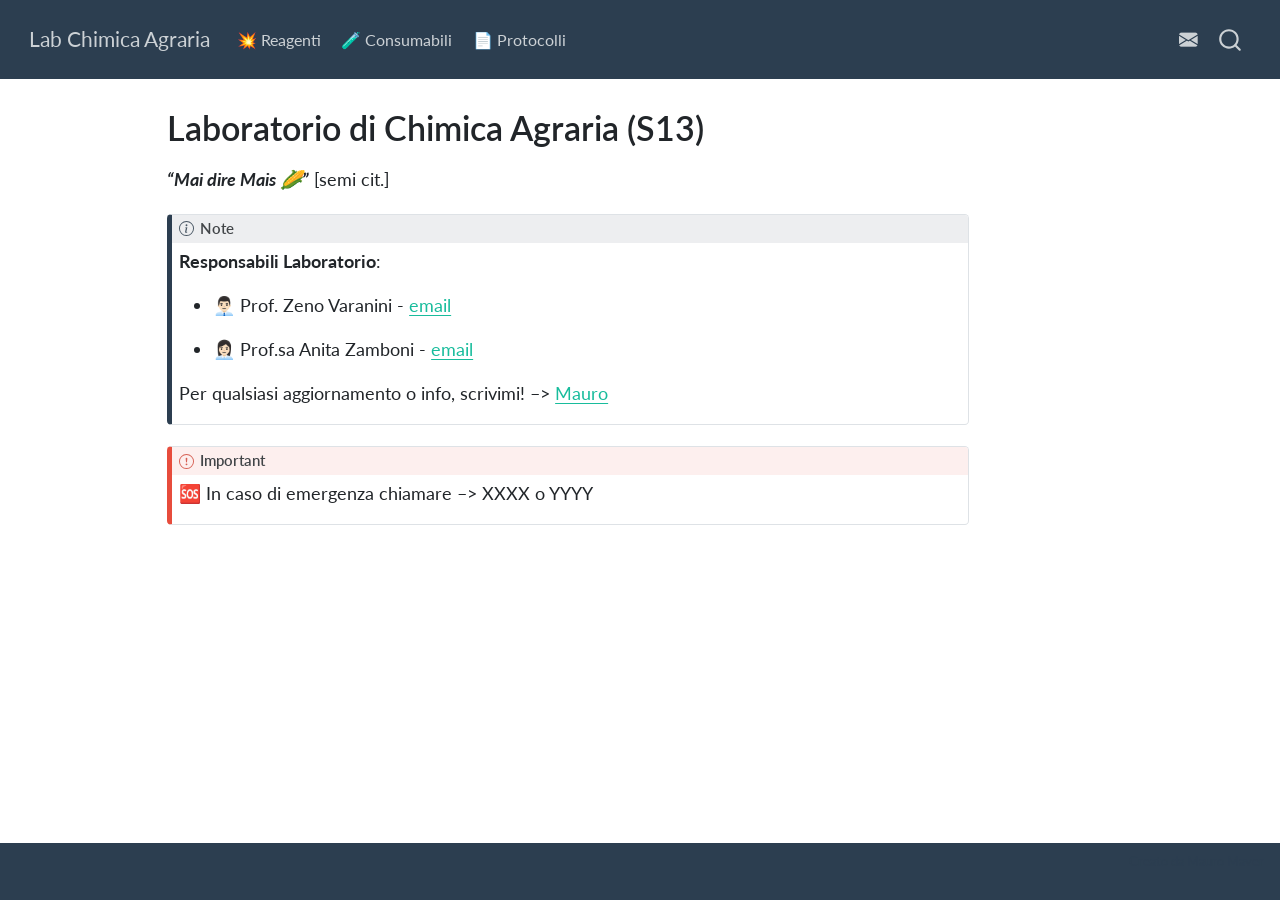
<file: docs/index.html>
<!DOCTYPE html>
<html xmlns="http://www.w3.org/1999/xhtml" lang="en" xml:lang="en"><head>

<meta charset="utf-8">
<meta name="generator" content="quarto-1.9.31">

<meta name="viewport" content="width=device-width, initial-scale=1.0, user-scalable=yes">


<title>Laboratorio di Chimica Agraria (S13) – Lab Chimica Agraria</title>
<style>
/* Default styles provided by pandoc.
** See https://pandoc.org/MANUAL.html#variables-for-html for config info.
*/
code{white-space: pre-wrap;}
span.smallcaps{font-variant: small-caps;}
div.columns{display: flex; gap: min(4vw, 1.5em);}
div.column{flex: auto; overflow-x: auto;}
div.hanging-indent{margin-left: 1.5em; text-indent: -1.5em;}
ul.task-list{list-style: none;}
ul.task-list li input[type="checkbox"] {
  width: 0.8em;
  margin: 0 0.8em 0.2em -1em; /* quarto-specific, see https://github.com/quarto-dev/quarto-cli/issues/4556 */ 
  vertical-align: middle;
}
</style>


<script src="site_libs/quarto-nav/quarto-nav.js"></script>
<script src="site_libs/quarto-nav/headroom.min.js"></script>
<script src="site_libs/clipboard/clipboard.min.js"></script>
<script src="site_libs/quarto-search/autocomplete.umd.js"></script>
<script src="site_libs/quarto-search/fuse.min.js"></script>
<script src="site_libs/quarto-search/quarto-search.js"></script>
<meta name="quarto:offset" content="./">
<script src="site_libs/quarto-html/quarto.js" type="module"></script>
<script src="site_libs/quarto-html/tabsets/tabsets.js" type="module"></script>
<script src="site_libs/quarto-html/popper.min.js"></script>
<script src="site_libs/quarto-html/tippy.umd.min.js"></script>
<script src="site_libs/quarto-html/anchor.min.js"></script>
<link href="site_libs/quarto-html/tippy.css" rel="stylesheet">
<link href="site_libs/quarto-html/quarto-syntax-highlighting-7c69b197886ae2a34062761d21e44731.css" rel="stylesheet" id="quarto-text-highlighting-styles">
<script src="site_libs/bootstrap/bootstrap.min.js"></script>
<link href="site_libs/bootstrap/bootstrap-icons.css" rel="stylesheet">
<link href="site_libs/bootstrap/bootstrap-7eb7cf1bc6556a2c953c94abdfd57efa.min.css" rel="stylesheet" append-hash="true" id="quarto-bootstrap" data-mode="light">
<script id="quarto-search-options" type="application/json">{
  "location": "navbar",
  "copy-button": false,
  "collapse-after": 3,
  "panel-placement": "end",
  "type": "overlay",
  "limit": 50,
  "keyboard-shortcut": [
    "f",
    "/",
    "s"
  ],
  "show-item-context": false,
  "language": {
    "search-no-results-text": "No results",
    "search-matching-documents-text": "matching documents",
    "search-copy-link-title": "Copy link to search",
    "search-hide-matches-text": "Hide additional matches",
    "search-more-match-text": "more match in this document",
    "search-more-matches-text": "more matches in this document",
    "search-clear-button-title": "Clear",
    "search-text-placeholder": "",
    "search-detached-cancel-button-title": "Cancel",
    "search-submit-button-title": "Submit",
    "search-label": "Search"
  }
}</script>
<style>html{ scroll-behavior: smooth; }</style>


<link rel="stylesheet" href="styles.css">
</head>

<body class="nav-fixed quarto-light">

<div id="quarto-search-results"></div>
  <header id="quarto-header" class="headroom fixed-top">
    <nav class="navbar navbar-expand-lg " data-bs-theme="dark">
      <div class="navbar-container container-fluid">
      <div class="navbar-brand-container mx-auto">
    <a class="navbar-brand" href="./index.html">
    <span class="navbar-title">Lab Chimica Agraria</span>
    </a>
  </div>
            <div id="quarto-search" class="" title="Search"></div>
          <button class="navbar-toggler" type="button" data-bs-toggle="collapse" data-bs-target="#navbarCollapse" aria-controls="navbarCollapse" role="menu" aria-expanded="false" aria-label="Toggle navigation" onclick="if (window.quartoToggleHeadroom) { window.quartoToggleHeadroom(); }">
  <span class="navbar-toggler-icon"></span>
</button>
          <div class="collapse navbar-collapse" id="navbarCollapse">
            <ul class="navbar-nav navbar-nav-scroll me-auto">
  <li class="nav-item">
    <a class="nav-link" href="./reagenti.html"> 
<span class="menu-text">💥 Reagenti</span></a>
  </li>  
  <li class="nav-item">
    <a class="nav-link" href="./consumabili.html"> 
<span class="menu-text">🧪 Consumabili</span></a>
  </li>  
  <li class="nav-item">
    <a class="nav-link" href="./protocolli.html"> 
<span class="menu-text">📄 Protocolli</span></a>
  </li>  
</ul>
            <ul class="navbar-nav navbar-nav-scroll ms-auto">
  <li class="nav-item compact">
    <a class="nav-link" href="mailto:mauro.maver@univr.it"> <i class="bi bi-envelope-fill" role="img">
</i> 
<span class="menu-text"></span></a>
  </li>  
</ul>
          </div> <!-- /navcollapse -->
            <div class="quarto-navbar-tools">
</div>
      </div> <!-- /container-fluid -->
    </nav>
</header>
<!-- content -->
<div id="quarto-content" class="quarto-container page-columns page-rows-contents page-layout-article page-navbar">
<!-- sidebar -->
<!-- margin-sidebar -->
    <div id="quarto-margin-sidebar" class="sidebar margin-sidebar zindex-bottom">
        
    </div>
<!-- main -->
<main class="content" id="quarto-document-content">

<header id="title-block-header" class="quarto-title-block default">
<div class="quarto-title">
<h1 class="title">Laboratorio di Chimica Agraria (S13)</h1>
</div>



<div class="quarto-title-meta">

    
  
    
  </div>
  


</header>


<div style="font-size:18px;">
<p><strong><em>“Mai dire Mais 🌽”</em></strong> [semi cit.]</p>
</div>
<div class="callout callout-style-default callout-note callout-titled">
<div class="callout-header d-flex align-content-center">
<div class="callout-icon-container">
<i class="callout-icon"></i>
</div>
<div class="callout-title-container flex-fill">
Note
</div>
</div>
<div class="callout-body-container callout-body">
<div style="font-size:18px;">
<p><strong>Responsabili Laboratorio</strong>:</p>
<ul>
<li><p>👨🏻‍💼 Prof.&nbsp;Zeno Varanini - <a href="mailto:zeno.varanini@univr.it">email</a></p></li>
<li><p>👩🏻‍💼 Prof.sa Anita Zamboni - <a href="mailto:anita.zamboni@univr.it">email</a></p></li>
</ul>
<!-- **Laboratory Technician**: Fabio Valentinuzzi - [email](mailto:fabio.valentinuzzi@unibz.it) [phone](tel:+39 0471017627)  -->
<p>Per qualsiasi aggiornamento o info, scrivimi! –&gt; <a href="mailto:mauro.maver@univr.it?subject=%5BUpdate%5D%20Storage%20e%20Lab">Mauro</a></p>
</div>
</div>
</div>
<div class="callout callout-style-default callout-important callout-titled">
<div class="callout-header d-flex align-content-center">
<div class="callout-icon-container">
<i class="callout-icon"></i>
</div>
<div class="callout-title-container flex-fill">
Important
</div>
</div>
<div class="callout-body-container callout-body">
<div style="font-size:18px;">
<p>🆘 In caso di emergenza chiamare –&gt; XXXX o YYYY <!-- Call [112](tel:112) in case of Emergency --></p>
</div>
</div>
</div>
<div style="font-size:20px;">

</div>



<a onclick="window.scrollTo(0, 0); return false;" role="button" id="quarto-back-to-top"><i class="bi bi-arrow-up"></i> Back to top</a></main> <!-- /main -->
<script id="quarto-html-after-body" type="application/javascript">
  window.document.addEventListener("DOMContentLoaded", function (event) {
    const icon = "";
    const anchorJS = new window.AnchorJS();
    anchorJS.options = {
      placement: 'right',
      icon: icon
    };
    anchorJS.add('.anchored');
    const isCodeAnnotation = (el) => {
      for (const clz of el.classList) {
        if (clz.startsWith('code-annotation-')) {                     
          return true;
        }
      }
      return false;
    }
    const onCopySuccess = function(e) {
      // button target
      const button = e.trigger;
      // don't keep focus
      button.blur();
      // flash "checked"
      button.classList.add('code-copy-button-checked');
      var currentTitle = button.getAttribute("title");
      button.setAttribute("title", "Copied!");
      let tooltip;
      if (window.bootstrap) {
        button.setAttribute("data-bs-toggle", "tooltip");
        button.setAttribute("data-bs-placement", "left");
        button.setAttribute("data-bs-title", "Copied!");
        tooltip = new bootstrap.Tooltip(button, 
          { trigger: "manual", 
            customClass: "code-copy-button-tooltip",
            offset: [0, -8]});
        tooltip.show();    
      }
      setTimeout(function() {
        if (tooltip) {
          tooltip.hide();
          button.removeAttribute("data-bs-title");
          button.removeAttribute("data-bs-toggle");
          button.removeAttribute("data-bs-placement");
        }
        button.setAttribute("title", currentTitle);
        button.classList.remove('code-copy-button-checked');
      }, 1000);
      // clear code selection
      e.clearSelection();
    }
    const getTextToCopy = function(trigger) {
      const outerScaffold = trigger.parentElement.cloneNode(true);
      const codeEl = outerScaffold.querySelector('code');
      for (const childEl of codeEl.children) {
        if (isCodeAnnotation(childEl)) {
          childEl.remove();
        }
      }
      return codeEl.innerText;
    }
    const clipboard = new window.ClipboardJS('.code-copy-button:not([data-in-quarto-modal])', {
      text: getTextToCopy
    });
    clipboard.on('success', onCopySuccess);
    if (window.document.getElementById('quarto-embedded-source-code-modal')) {
      const clipboardModal = new window.ClipboardJS('.code-copy-button[data-in-quarto-modal]', {
        text: getTextToCopy,
        container: window.document.getElementById('quarto-embedded-source-code-modal')
      });
      clipboardModal.on('success', onCopySuccess);
    }
      var localhostRegex = new RegExp(/^(?:http|https):\/\/localhost\:?[0-9]*\//);
      var mailtoRegex = new RegExp(/^mailto:/);
        var filterRegex = new RegExp('/' + window.location.host + '/');
      var isInternal = (href) => {
          return filterRegex.test(href) || localhostRegex.test(href) || mailtoRegex.test(href);
      }
      // Inspect non-navigation links and adorn them if external
     var links = window.document.querySelectorAll('a[href]:not(.nav-link):not(.navbar-brand):not(.toc-action):not(.sidebar-link):not(.sidebar-item-toggle):not(.pagination-link):not(.no-external):not([aria-hidden]):not(.dropdown-item):not(.quarto-navigation-tool):not(.about-link)');
      for (var i=0; i<links.length; i++) {
        const link = links[i];
        if (!isInternal(link.href)) {
          // undo the damage that might have been done by quarto-nav.js in the case of
          // links that we want to consider external
          if (link.dataset.originalHref !== undefined) {
            link.href = link.dataset.originalHref;
          }
        }
      }
    function tippyHover(el, contentFn, onTriggerFn, onUntriggerFn) {
      const config = {
        allowHTML: true,
        maxWidth: 500,
        delay: 100,
        arrow: false,
        appendTo: function(el) {
            return el.parentElement;
        },
        interactive: true,
        interactiveBorder: 10,
        theme: 'quarto',
        placement: 'bottom-start',
      };
      if (contentFn) {
        config.content = contentFn;
      }
      if (onTriggerFn) {
        config.onTrigger = onTriggerFn;
      }
      if (onUntriggerFn) {
        config.onUntrigger = onUntriggerFn;
      }
      window.tippy(el, config); 
    }
    const noterefs = window.document.querySelectorAll('a[role="doc-noteref"]');
    for (var i=0; i<noterefs.length; i++) {
      const ref = noterefs[i];
      tippyHover(ref, function() {
        // use id or data attribute instead here
        let href = ref.getAttribute('data-footnote-href') || ref.getAttribute('href');
        try { href = new URL(href).hash; } catch {}
        const id = href.replace(/^#\/?/, "");
        const note = window.document.getElementById(id);
        if (note) {
          return note.innerHTML;
        } else {
          return "";
        }
      });
    }
    const xrefs = window.document.querySelectorAll('a.quarto-xref');
    const processXRef = (id, note) => {
      // Strip column container classes
      const stripColumnClz = (el) => {
        el.classList.remove("page-full", "page-columns");
        if (el.children) {
          for (const child of el.children) {
            stripColumnClz(child);
          }
        }
      }
      stripColumnClz(note)
      if (id === null || id.startsWith('sec-')) {
        // Special case sections, only their first couple elements
        const container = document.createElement("div");
        if (note.children && note.children.length > 2) {
          container.appendChild(note.children[0].cloneNode(true));
          for (let i = 1; i < note.children.length; i++) {
            const child = note.children[i];
            if (child.tagName === "P" && child.innerText === "") {
              continue;
            } else {
              container.appendChild(child.cloneNode(true));
              break;
            }
          }
          if (window.Quarto?.typesetMath) {
            window.Quarto.typesetMath(container);
          }
          return container.innerHTML
        } else {
          if (window.Quarto?.typesetMath) {
            window.Quarto.typesetMath(note);
          }
          return note.innerHTML;
        }
      } else {
        // Remove any anchor links if they are present
        const anchorLink = note.querySelector('a.anchorjs-link');
        if (anchorLink) {
          anchorLink.remove();
        }
        if (window.Quarto?.typesetMath) {
          window.Quarto.typesetMath(note);
        }
        if (note.classList.contains("callout")) {
          return note.outerHTML;
        } else {
          return note.innerHTML;
        }
      }
    }
    for (var i=0; i<xrefs.length; i++) {
      const xref = xrefs[i];
      tippyHover(xref, undefined, function(instance) {
        instance.disable();
        let url = xref.getAttribute('href');
        let hash = undefined; 
        if (url.startsWith('#')) {
          hash = url;
        } else {
          try { hash = new URL(url).hash; } catch {}
        }
        if (hash) {
          const id = hash.replace(/^#\/?/, "");
          const note = window.document.getElementById(id);
          if (note !== null) {
            try {
              const html = processXRef(id, note.cloneNode(true));
              instance.setContent(html);
            } finally {
              instance.enable();
              instance.show();
            }
          } else {
            // See if we can fetch this
            fetch(url.split('#')[0])
            .then(res => res.text())
            .then(html => {
              const parser = new DOMParser();
              const htmlDoc = parser.parseFromString(html, "text/html");
              const note = htmlDoc.getElementById(id);
              if (note !== null) {
                const html = processXRef(id, note);
                instance.setContent(html);
              } 
            }).finally(() => {
              instance.enable();
              instance.show();
            });
          }
        } else {
          // See if we can fetch a full url (with no hash to target)
          // This is a special case and we should probably do some content thinning / targeting
          fetch(url)
          .then(res => res.text())
          .then(html => {
            const parser = new DOMParser();
            const htmlDoc = parser.parseFromString(html, "text/html");
            const note = htmlDoc.querySelector('main.content');
            if (note !== null) {
              // This should only happen for chapter cross references
              // (since there is no id in the URL)
              // remove the first header
              if (note.children.length > 0 && note.children[0].tagName === "HEADER") {
                note.children[0].remove();
              }
              const html = processXRef(null, note);
              instance.setContent(html);
            } 
          }).finally(() => {
            instance.enable();
            instance.show();
          });
        }
      }, function(instance) {
      });
    }
        let selectedAnnoteEl;
        const selectorForAnnotation = ( cell, annotation) => {
          let cellAttr = 'data-code-cell="' + cell + '"';
          let lineAttr = 'data-code-annotation="' +  annotation + '"';
          const selector = 'span[' + cellAttr + '][' + lineAttr + ']';
          return selector;
        }
        const selectCodeLines = (annoteEl) => {
          const doc = window.document;
          const targetCell = annoteEl.getAttribute("data-target-cell");
          const targetAnnotation = annoteEl.getAttribute("data-target-annotation");
          const annoteSpan = window.document.querySelector(selectorForAnnotation(targetCell, targetAnnotation));
          const lines = annoteSpan.getAttribute("data-code-lines").split(",");
          const lineIds = lines.map((line) => {
            return targetCell + "-" + line;
          })
          let top = null;
          let height = null;
          let parent = null;
          if (lineIds.length > 0) {
              //compute the position of the single el (top and bottom and make a div)
              const el = window.document.getElementById(lineIds[0]);
              top = el.offsetTop;
              height = el.offsetHeight;
              parent = el.parentElement.parentElement;
            if (lineIds.length > 1) {
              const lastEl = window.document.getElementById(lineIds[lineIds.length - 1]);
              const bottom = lastEl.offsetTop + lastEl.offsetHeight;
              height = bottom - top;
            }
            if (top !== null && height !== null && parent !== null) {
              // cook up a div (if necessary) and position it 
              let div = window.document.getElementById("code-annotation-line-highlight");
              if (div === null) {
                div = window.document.createElement("div");
                div.setAttribute("id", "code-annotation-line-highlight");
                div.style.position = 'absolute';
                parent.appendChild(div);
              }
              div.style.top = top - 2 + "px";
              div.style.height = height + 4 + "px";
              div.style.left = 0;
              let gutterDiv = window.document.getElementById("code-annotation-line-highlight-gutter");
              if (gutterDiv === null) {
                gutterDiv = window.document.createElement("div");
                gutterDiv.setAttribute("id", "code-annotation-line-highlight-gutter");
                gutterDiv.style.position = 'absolute';
                const codeCell = window.document.getElementById(targetCell);
                const gutter = codeCell.querySelector('.code-annotation-gutter');
                gutter.appendChild(gutterDiv);
              }
              gutterDiv.style.top = top - 2 + "px";
              gutterDiv.style.height = height + 4 + "px";
            }
            selectedAnnoteEl = annoteEl;
          }
        };
        const unselectCodeLines = () => {
          const elementsIds = ["code-annotation-line-highlight", "code-annotation-line-highlight-gutter"];
          elementsIds.forEach((elId) => {
            const div = window.document.getElementById(elId);
            if (div) {
              div.remove();
            }
          });
          selectedAnnoteEl = undefined;
        };
          // Handle positioning of the toggle
      window.addEventListener(
        "resize",
        throttle(() => {
          elRect = undefined;
          if (selectedAnnoteEl) {
            selectCodeLines(selectedAnnoteEl);
          }
        }, 10)
      );
      function throttle(fn, ms) {
      let throttle = false;
      let timer;
        return (...args) => {
          if(!throttle) { // first call gets through
              fn.apply(this, args);
              throttle = true;
          } else { // all the others get throttled
              if(timer) clearTimeout(timer); // cancel #2
              timer = setTimeout(() => {
                fn.apply(this, args);
                timer = throttle = false;
              }, ms);
          }
        };
      }
        // Attach click handler to the DT
        const annoteDls = window.document.querySelectorAll('dt[data-target-cell]');
        for (const annoteDlNode of annoteDls) {
          annoteDlNode.addEventListener('click', (event) => {
            const clickedEl = event.target;
            if (clickedEl !== selectedAnnoteEl) {
              unselectCodeLines();
              const activeEl = window.document.querySelector('dt[data-target-cell].code-annotation-active');
              if (activeEl) {
                activeEl.classList.remove('code-annotation-active');
              }
              selectCodeLines(clickedEl);
              clickedEl.classList.add('code-annotation-active');
            } else {
              // Unselect the line
              unselectCodeLines();
              clickedEl.classList.remove('code-annotation-active');
            }
          });
        }
    const findCites = (el) => {
      const parentEl = el.parentElement;
      if (parentEl) {
        const cites = parentEl.dataset.cites;
        if (cites) {
          return {
            el,
            cites: cites.split(' ')
          };
        } else {
          return findCites(el.parentElement)
        }
      } else {
        return undefined;
      }
    };
    var bibliorefs = window.document.querySelectorAll('a[role="doc-biblioref"]');
    for (var i=0; i<bibliorefs.length; i++) {
      const ref = bibliorefs[i];
      const citeInfo = findCites(ref);
      if (citeInfo) {
        tippyHover(citeInfo.el, function() {
          var popup = window.document.createElement('div');
          citeInfo.cites.forEach(function(cite) {
            var citeDiv = window.document.createElement('div');
            citeDiv.classList.add('hanging-indent');
            citeDiv.classList.add('csl-entry');
            var biblioDiv = window.document.getElementById('ref-' + cite);
            if (biblioDiv) {
              citeDiv.innerHTML = biblioDiv.innerHTML;
            }
            popup.appendChild(citeDiv);
          });
          return popup.innerHTML;
        });
      }
    }
  });
  </script>
</div> <!-- /content -->
<footer class="footer">
  <div class="nav-footer">
    <div class="nav-footer-left">
      &nbsp;
    </div>   
    <div class="nav-footer-center">
      &nbsp;
    </div>
    <div class="nav-footer-right">
<p>Creato da Mauro Maver</p>
</div>
  </div>
</footer>




<script src="site_libs/quarto-html/zenscroll-min.js"></script>
</body></html>
</file>
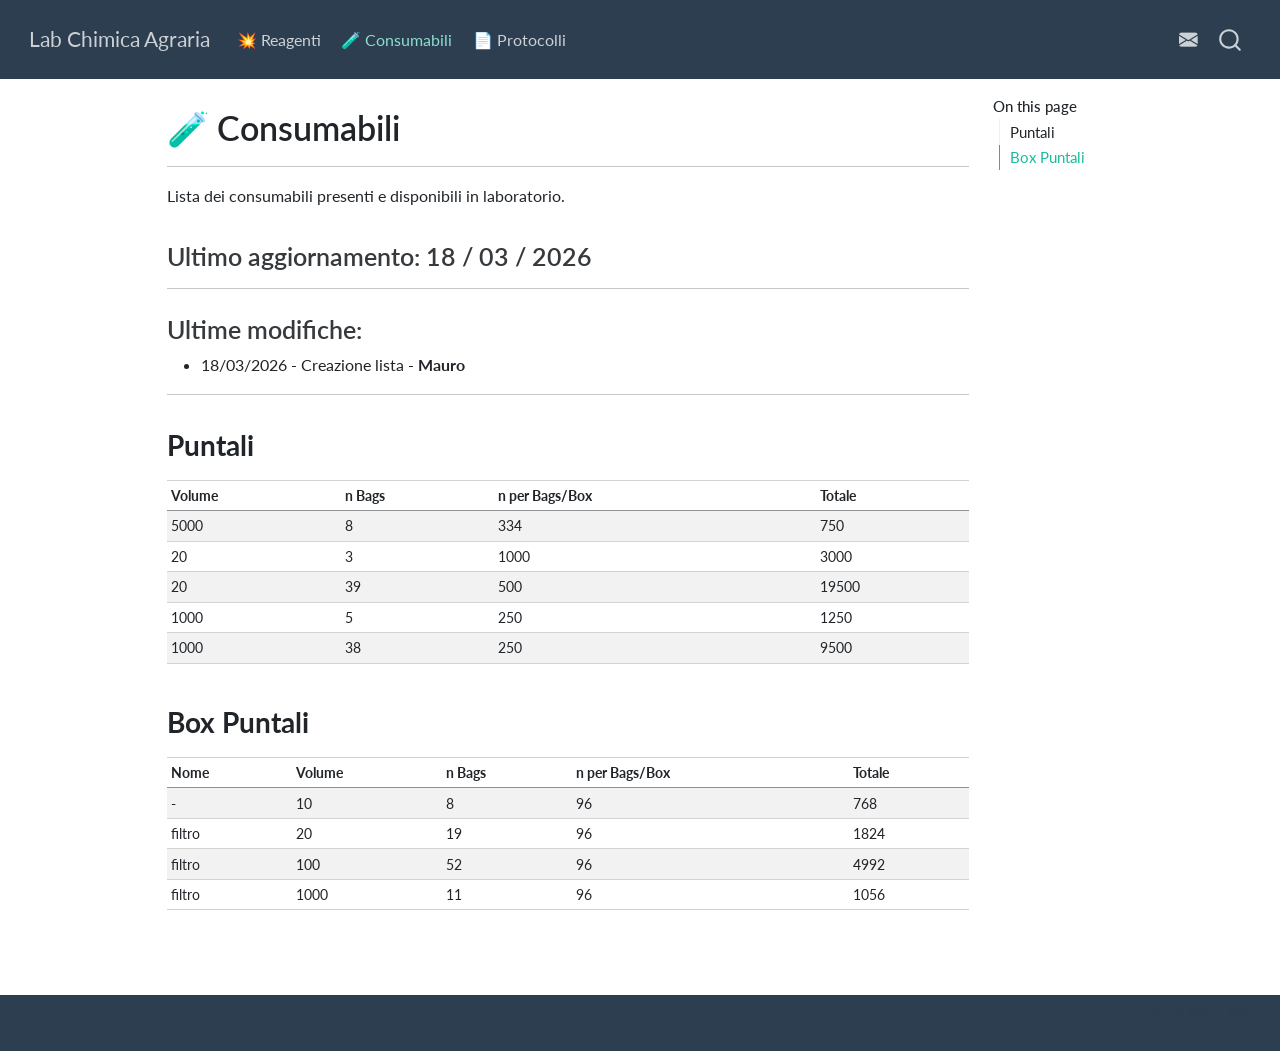
<file: docs/consumabili.html>
<!DOCTYPE html>
<html xmlns="http://www.w3.org/1999/xhtml" lang="en" xml:lang="en"><head>

<meta charset="utf-8">
<meta name="generator" content="quarto-1.9.31">

<meta name="viewport" content="width=device-width, initial-scale=1.0, user-scalable=yes">


<title>🧪 Consumabili – Lab Chimica Agraria</title>
<style>
/* Default styles provided by pandoc.
** See https://pandoc.org/MANUAL.html#variables-for-html for config info.
*/
code{white-space: pre-wrap;}
span.smallcaps{font-variant: small-caps;}
div.columns{display: flex; gap: min(4vw, 1.5em);}
div.column{flex: auto; overflow-x: auto;}
div.hanging-indent{margin-left: 1.5em; text-indent: -1.5em;}
ul.task-list{list-style: none;}
ul.task-list li input[type="checkbox"] {
  width: 0.8em;
  margin: 0 0.8em 0.2em -1em; /* quarto-specific, see https://github.com/quarto-dev/quarto-cli/issues/4556 */ 
  vertical-align: middle;
}
</style>


<script src="site_libs/quarto-nav/quarto-nav.js"></script>
<script src="site_libs/quarto-nav/headroom.min.js"></script>
<script src="site_libs/clipboard/clipboard.min.js"></script>
<script src="site_libs/quarto-search/autocomplete.umd.js"></script>
<script src="site_libs/quarto-search/fuse.min.js"></script>
<script src="site_libs/quarto-search/quarto-search.js"></script>
<meta name="quarto:offset" content="./">
<script src="site_libs/quarto-html/quarto.js" type="module"></script>
<script src="site_libs/quarto-html/tabsets/tabsets.js" type="module"></script>
<script src="site_libs/quarto-html/popper.min.js"></script>
<script src="site_libs/quarto-html/tippy.umd.min.js"></script>
<script src="site_libs/quarto-html/anchor.min.js"></script>
<link href="site_libs/quarto-html/tippy.css" rel="stylesheet">
<link href="site_libs/quarto-html/quarto-syntax-highlighting-7c69b197886ae2a34062761d21e44731.css" rel="stylesheet" id="quarto-text-highlighting-styles">
<script src="site_libs/bootstrap/bootstrap.min.js"></script>
<link href="site_libs/bootstrap/bootstrap-icons.css" rel="stylesheet">
<link href="site_libs/bootstrap/bootstrap-7eb7cf1bc6556a2c953c94abdfd57efa.min.css" rel="stylesheet" append-hash="true" id="quarto-bootstrap" data-mode="light">
<script id="quarto-search-options" type="application/json">{
  "location": "navbar",
  "copy-button": false,
  "collapse-after": 3,
  "panel-placement": "end",
  "type": "overlay",
  "limit": 50,
  "keyboard-shortcut": [
    "f",
    "/",
    "s"
  ],
  "show-item-context": false,
  "language": {
    "search-no-results-text": "No results",
    "search-matching-documents-text": "matching documents",
    "search-copy-link-title": "Copy link to search",
    "search-hide-matches-text": "Hide additional matches",
    "search-more-match-text": "more match in this document",
    "search-more-matches-text": "more matches in this document",
    "search-clear-button-title": "Clear",
    "search-text-placeholder": "",
    "search-detached-cancel-button-title": "Cancel",
    "search-submit-button-title": "Submit",
    "search-label": "Search"
  }
}</script>
<style>html{ scroll-behavior: smooth; }</style>
<script src="site_libs/kePrint-0.0.1/kePrint.js"></script>
<link href="site_libs/lightable-0.0.1/lightable.css" rel="stylesheet">


<link rel="stylesheet" href="styles.css">
</head>

<body class="nav-fixed quarto-light">

<div id="quarto-search-results"></div>
  <header id="quarto-header" class="headroom fixed-top">
    <nav class="navbar navbar-expand-lg " data-bs-theme="dark">
      <div class="navbar-container container-fluid">
      <div class="navbar-brand-container mx-auto">
    <a class="navbar-brand" href="./index.html">
    <span class="navbar-title">Lab Chimica Agraria</span>
    </a>
  </div>
            <div id="quarto-search" class="" title="Search"></div>
          <button class="navbar-toggler" type="button" data-bs-toggle="collapse" data-bs-target="#navbarCollapse" aria-controls="navbarCollapse" role="menu" aria-expanded="false" aria-label="Toggle navigation" onclick="if (window.quartoToggleHeadroom) { window.quartoToggleHeadroom(); }">
  <span class="navbar-toggler-icon"></span>
</button>
          <div class="collapse navbar-collapse" id="navbarCollapse">
            <ul class="navbar-nav navbar-nav-scroll me-auto">
  <li class="nav-item">
    <a class="nav-link" href="./reagenti.html"> 
<span class="menu-text">💥 Reagenti</span></a>
  </li>  
  <li class="nav-item">
    <a class="nav-link active" href="./consumabili.html" aria-current="page"> 
<span class="menu-text">🧪 Consumabili</span></a>
  </li>  
  <li class="nav-item">
    <a class="nav-link" href="./protocolli.html"> 
<span class="menu-text">📄 Protocolli</span></a>
  </li>  
</ul>
            <ul class="navbar-nav navbar-nav-scroll ms-auto">
  <li class="nav-item compact">
    <a class="nav-link" href="mailto:mauro.maver@univr.it"> <i class="bi bi-envelope-fill" role="img">
</i> 
<span class="menu-text"></span></a>
  </li>  
</ul>
          </div> <!-- /navcollapse -->
            <div class="quarto-navbar-tools">
</div>
      </div> <!-- /container-fluid -->
    </nav>
</header>
<!-- content -->
<div id="quarto-content" class="quarto-container page-columns page-rows-contents page-layout-article page-navbar">
<!-- sidebar -->
<!-- margin-sidebar -->
    <div id="quarto-margin-sidebar" class="sidebar margin-sidebar">
        <nav id="TOC" role="doc-toc" class="toc-active">
    <h2 id="toc-title">On this page</h2>
   
  <ul class="collapse">
  <li><a href="#puntali" id="toc-puntali" class="nav-link active" data-scroll-target="#puntali">Puntali</a></li>
  <li><a href="#box-puntali" id="toc-box-puntali" class="nav-link" data-scroll-target="#box-puntali">Box Puntali</a></li>
  </ul>
</nav>
    </div>
<!-- main -->
<main class="content" id="quarto-document-content">

<header id="title-block-header" class="quarto-title-block default">
<div class="quarto-title">
<h1 class="title">🧪 Consumabili</h1>
</div>



<div class="quarto-title-meta">

    
  
    
  </div>
  


</header>


<hr>
<p>Lista dei consumabili presenti e disponibili in laboratorio.</p>
<section id="ultimo-aggiornamento-18-03-2026" class="level3">
<h3 class="anchored" data-anchor-id="ultimo-aggiornamento-18-03-2026">Ultimo aggiornamento: 18 / 03 / 2026</h3>
<hr>
</section>
<section id="ultime-modifiche" class="level3">
<h3 class="anchored" data-anchor-id="ultime-modifiche">Ultime modifiche:</h3>
<ul>
<li>18/03/2026 - Creazione lista - <strong>Mauro</strong></li>
</ul>
<hr>
</section>
<section id="puntali" class="level2">
<h2 class="anchored" data-anchor-id="puntali">Puntali</h2>
<div class="cell">
<div class="cell-output-display">
<div class="table-responsive">
<table class="table table-striped table-hover table-condensed caption-top table-sm small">
<thead>
<tr class="header">
<th style="text-align: left;" data-quarto-table-cell-role="th">Volume</th>
<th style="text-align: left;" data-quarto-table-cell-role="th">n Bags</th>
<th style="text-align: left;" data-quarto-table-cell-role="th">n per Bags/Box</th>
<th style="text-align: left;" data-quarto-table-cell-role="th">Totale</th>
</tr>
</thead>
<tbody>
<tr class="odd">
<td style="text-align: left;">5000</td>
<td style="text-align: left;">8</td>
<td style="text-align: left;">334</td>
<td style="text-align: left;">750</td>
</tr>
<tr class="even">
<td style="text-align: left;">20</td>
<td style="text-align: left;">3</td>
<td style="text-align: left;">1000</td>
<td style="text-align: left;">3000</td>
</tr>
<tr class="odd">
<td style="text-align: left;">20</td>
<td style="text-align: left;">39</td>
<td style="text-align: left;">500</td>
<td style="text-align: left;">19500</td>
</tr>
<tr class="even">
<td style="text-align: left;">1000</td>
<td style="text-align: left;">5</td>
<td style="text-align: left;">250</td>
<td style="text-align: left;">1250</td>
</tr>
<tr class="odd">
<td style="text-align: left;">1000</td>
<td style="text-align: left;">38</td>
<td style="text-align: left;">250</td>
<td style="text-align: left;">9500</td>
</tr>
</tbody>
</table>
</div>
</div>
</div>
</section>
<section id="box-puntali" class="level2">
<h2 class="anchored" data-anchor-id="box-puntali">Box Puntali</h2>
<div class="cell">
<div class="cell-output-display">
<div class="table-responsive">
<table class="table table-striped table-hover table-condensed caption-top table-sm small">
<thead>
<tr class="header">
<th style="text-align: left;" data-quarto-table-cell-role="th">Nome</th>
<th style="text-align: left;" data-quarto-table-cell-role="th">Volume</th>
<th style="text-align: left;" data-quarto-table-cell-role="th">n Bags</th>
<th style="text-align: left;" data-quarto-table-cell-role="th">n per Bags/Box</th>
<th style="text-align: left;" data-quarto-table-cell-role="th">Totale</th>
</tr>
</thead>
<tbody>
<tr class="odd">
<td style="text-align: left;">-</td>
<td style="text-align: left;">10</td>
<td style="text-align: left;">8</td>
<td style="text-align: left;">96</td>
<td style="text-align: left;">768</td>
</tr>
<tr class="even">
<td style="text-align: left;">filtro</td>
<td style="text-align: left;">20</td>
<td style="text-align: left;">19</td>
<td style="text-align: left;">96</td>
<td style="text-align: left;">1824</td>
</tr>
<tr class="odd">
<td style="text-align: left;">filtro</td>
<td style="text-align: left;">100</td>
<td style="text-align: left;">52</td>
<td style="text-align: left;">96</td>
<td style="text-align: left;">4992</td>
</tr>
<tr class="even">
<td style="text-align: left;">filtro</td>
<td style="text-align: left;">1000</td>
<td style="text-align: left;">11</td>
<td style="text-align: left;">96</td>
<td style="text-align: left;">1056</td>
</tr>
</tbody>
</table>
</div>
</div>
</div>


</section>

<a onclick="window.scrollTo(0, 0); return false;" role="button" id="quarto-back-to-top"><i class="bi bi-arrow-up"></i> Back to top</a></main> <!-- /main -->
<script id="quarto-html-after-body" type="application/javascript">
  window.document.addEventListener("DOMContentLoaded", function (event) {
    const icon = "";
    const anchorJS = new window.AnchorJS();
    anchorJS.options = {
      placement: 'right',
      icon: icon
    };
    anchorJS.add('.anchored');
    const isCodeAnnotation = (el) => {
      for (const clz of el.classList) {
        if (clz.startsWith('code-annotation-')) {                     
          return true;
        }
      }
      return false;
    }
    const onCopySuccess = function(e) {
      // button target
      const button = e.trigger;
      // don't keep focus
      button.blur();
      // flash "checked"
      button.classList.add('code-copy-button-checked');
      var currentTitle = button.getAttribute("title");
      button.setAttribute("title", "Copied!");
      let tooltip;
      if (window.bootstrap) {
        button.setAttribute("data-bs-toggle", "tooltip");
        button.setAttribute("data-bs-placement", "left");
        button.setAttribute("data-bs-title", "Copied!");
        tooltip = new bootstrap.Tooltip(button, 
          { trigger: "manual", 
            customClass: "code-copy-button-tooltip",
            offset: [0, -8]});
        tooltip.show();    
      }
      setTimeout(function() {
        if (tooltip) {
          tooltip.hide();
          button.removeAttribute("data-bs-title");
          button.removeAttribute("data-bs-toggle");
          button.removeAttribute("data-bs-placement");
        }
        button.setAttribute("title", currentTitle);
        button.classList.remove('code-copy-button-checked');
      }, 1000);
      // clear code selection
      e.clearSelection();
    }
    const getTextToCopy = function(trigger) {
      const outerScaffold = trigger.parentElement.cloneNode(true);
      const codeEl = outerScaffold.querySelector('code');
      for (const childEl of codeEl.children) {
        if (isCodeAnnotation(childEl)) {
          childEl.remove();
        }
      }
      return codeEl.innerText;
    }
    const clipboard = new window.ClipboardJS('.code-copy-button:not([data-in-quarto-modal])', {
      text: getTextToCopy
    });
    clipboard.on('success', onCopySuccess);
    if (window.document.getElementById('quarto-embedded-source-code-modal')) {
      const clipboardModal = new window.ClipboardJS('.code-copy-button[data-in-quarto-modal]', {
        text: getTextToCopy,
        container: window.document.getElementById('quarto-embedded-source-code-modal')
      });
      clipboardModal.on('success', onCopySuccess);
    }
      var localhostRegex = new RegExp(/^(?:http|https):\/\/localhost\:?[0-9]*\//);
      var mailtoRegex = new RegExp(/^mailto:/);
        var filterRegex = new RegExp('/' + window.location.host + '/');
      var isInternal = (href) => {
          return filterRegex.test(href) || localhostRegex.test(href) || mailtoRegex.test(href);
      }
      // Inspect non-navigation links and adorn them if external
     var links = window.document.querySelectorAll('a[href]:not(.nav-link):not(.navbar-brand):not(.toc-action):not(.sidebar-link):not(.sidebar-item-toggle):not(.pagination-link):not(.no-external):not([aria-hidden]):not(.dropdown-item):not(.quarto-navigation-tool):not(.about-link)');
      for (var i=0; i<links.length; i++) {
        const link = links[i];
        if (!isInternal(link.href)) {
          // undo the damage that might have been done by quarto-nav.js in the case of
          // links that we want to consider external
          if (link.dataset.originalHref !== undefined) {
            link.href = link.dataset.originalHref;
          }
        }
      }
    function tippyHover(el, contentFn, onTriggerFn, onUntriggerFn) {
      const config = {
        allowHTML: true,
        maxWidth: 500,
        delay: 100,
        arrow: false,
        appendTo: function(el) {
            return el.parentElement;
        },
        interactive: true,
        interactiveBorder: 10,
        theme: 'quarto',
        placement: 'bottom-start',
      };
      if (contentFn) {
        config.content = contentFn;
      }
      if (onTriggerFn) {
        config.onTrigger = onTriggerFn;
      }
      if (onUntriggerFn) {
        config.onUntrigger = onUntriggerFn;
      }
      window.tippy(el, config); 
    }
    const noterefs = window.document.querySelectorAll('a[role="doc-noteref"]');
    for (var i=0; i<noterefs.length; i++) {
      const ref = noterefs[i];
      tippyHover(ref, function() {
        // use id or data attribute instead here
        let href = ref.getAttribute('data-footnote-href') || ref.getAttribute('href');
        try { href = new URL(href).hash; } catch {}
        const id = href.replace(/^#\/?/, "");
        const note = window.document.getElementById(id);
        if (note) {
          return note.innerHTML;
        } else {
          return "";
        }
      });
    }
    const xrefs = window.document.querySelectorAll('a.quarto-xref');
    const processXRef = (id, note) => {
      // Strip column container classes
      const stripColumnClz = (el) => {
        el.classList.remove("page-full", "page-columns");
        if (el.children) {
          for (const child of el.children) {
            stripColumnClz(child);
          }
        }
      }
      stripColumnClz(note)
      if (id === null || id.startsWith('sec-')) {
        // Special case sections, only their first couple elements
        const container = document.createElement("div");
        if (note.children && note.children.length > 2) {
          container.appendChild(note.children[0].cloneNode(true));
          for (let i = 1; i < note.children.length; i++) {
            const child = note.children[i];
            if (child.tagName === "P" && child.innerText === "") {
              continue;
            } else {
              container.appendChild(child.cloneNode(true));
              break;
            }
          }
          if (window.Quarto?.typesetMath) {
            window.Quarto.typesetMath(container);
          }
          return container.innerHTML
        } else {
          if (window.Quarto?.typesetMath) {
            window.Quarto.typesetMath(note);
          }
          return note.innerHTML;
        }
      } else {
        // Remove any anchor links if they are present
        const anchorLink = note.querySelector('a.anchorjs-link');
        if (anchorLink) {
          anchorLink.remove();
        }
        if (window.Quarto?.typesetMath) {
          window.Quarto.typesetMath(note);
        }
        if (note.classList.contains("callout")) {
          return note.outerHTML;
        } else {
          return note.innerHTML;
        }
      }
    }
    for (var i=0; i<xrefs.length; i++) {
      const xref = xrefs[i];
      tippyHover(xref, undefined, function(instance) {
        instance.disable();
        let url = xref.getAttribute('href');
        let hash = undefined; 
        if (url.startsWith('#')) {
          hash = url;
        } else {
          try { hash = new URL(url).hash; } catch {}
        }
        if (hash) {
          const id = hash.replace(/^#\/?/, "");
          const note = window.document.getElementById(id);
          if (note !== null) {
            try {
              const html = processXRef(id, note.cloneNode(true));
              instance.setContent(html);
            } finally {
              instance.enable();
              instance.show();
            }
          } else {
            // See if we can fetch this
            fetch(url.split('#')[0])
            .then(res => res.text())
            .then(html => {
              const parser = new DOMParser();
              const htmlDoc = parser.parseFromString(html, "text/html");
              const note = htmlDoc.getElementById(id);
              if (note !== null) {
                const html = processXRef(id, note);
                instance.setContent(html);
              } 
            }).finally(() => {
              instance.enable();
              instance.show();
            });
          }
        } else {
          // See if we can fetch a full url (with no hash to target)
          // This is a special case and we should probably do some content thinning / targeting
          fetch(url)
          .then(res => res.text())
          .then(html => {
            const parser = new DOMParser();
            const htmlDoc = parser.parseFromString(html, "text/html");
            const note = htmlDoc.querySelector('main.content');
            if (note !== null) {
              // This should only happen for chapter cross references
              // (since there is no id in the URL)
              // remove the first header
              if (note.children.length > 0 && note.children[0].tagName === "HEADER") {
                note.children[0].remove();
              }
              const html = processXRef(null, note);
              instance.setContent(html);
            } 
          }).finally(() => {
            instance.enable();
            instance.show();
          });
        }
      }, function(instance) {
      });
    }
        let selectedAnnoteEl;
        const selectorForAnnotation = ( cell, annotation) => {
          let cellAttr = 'data-code-cell="' + cell + '"';
          let lineAttr = 'data-code-annotation="' +  annotation + '"';
          const selector = 'span[' + cellAttr + '][' + lineAttr + ']';
          return selector;
        }
        const selectCodeLines = (annoteEl) => {
          const doc = window.document;
          const targetCell = annoteEl.getAttribute("data-target-cell");
          const targetAnnotation = annoteEl.getAttribute("data-target-annotation");
          const annoteSpan = window.document.querySelector(selectorForAnnotation(targetCell, targetAnnotation));
          const lines = annoteSpan.getAttribute("data-code-lines").split(",");
          const lineIds = lines.map((line) => {
            return targetCell + "-" + line;
          })
          let top = null;
          let height = null;
          let parent = null;
          if (lineIds.length > 0) {
              //compute the position of the single el (top and bottom and make a div)
              const el = window.document.getElementById(lineIds[0]);
              top = el.offsetTop;
              height = el.offsetHeight;
              parent = el.parentElement.parentElement;
            if (lineIds.length > 1) {
              const lastEl = window.document.getElementById(lineIds[lineIds.length - 1]);
              const bottom = lastEl.offsetTop + lastEl.offsetHeight;
              height = bottom - top;
            }
            if (top !== null && height !== null && parent !== null) {
              // cook up a div (if necessary) and position it 
              let div = window.document.getElementById("code-annotation-line-highlight");
              if (div === null) {
                div = window.document.createElement("div");
                div.setAttribute("id", "code-annotation-line-highlight");
                div.style.position = 'absolute';
                parent.appendChild(div);
              }
              div.style.top = top - 2 + "px";
              div.style.height = height + 4 + "px";
              div.style.left = 0;
              let gutterDiv = window.document.getElementById("code-annotation-line-highlight-gutter");
              if (gutterDiv === null) {
                gutterDiv = window.document.createElement("div");
                gutterDiv.setAttribute("id", "code-annotation-line-highlight-gutter");
                gutterDiv.style.position = 'absolute';
                const codeCell = window.document.getElementById(targetCell);
                const gutter = codeCell.querySelector('.code-annotation-gutter');
                gutter.appendChild(gutterDiv);
              }
              gutterDiv.style.top = top - 2 + "px";
              gutterDiv.style.height = height + 4 + "px";
            }
            selectedAnnoteEl = annoteEl;
          }
        };
        const unselectCodeLines = () => {
          const elementsIds = ["code-annotation-line-highlight", "code-annotation-line-highlight-gutter"];
          elementsIds.forEach((elId) => {
            const div = window.document.getElementById(elId);
            if (div) {
              div.remove();
            }
          });
          selectedAnnoteEl = undefined;
        };
          // Handle positioning of the toggle
      window.addEventListener(
        "resize",
        throttle(() => {
          elRect = undefined;
          if (selectedAnnoteEl) {
            selectCodeLines(selectedAnnoteEl);
          }
        }, 10)
      );
      function throttle(fn, ms) {
      let throttle = false;
      let timer;
        return (...args) => {
          if(!throttle) { // first call gets through
              fn.apply(this, args);
              throttle = true;
          } else { // all the others get throttled
              if(timer) clearTimeout(timer); // cancel #2
              timer = setTimeout(() => {
                fn.apply(this, args);
                timer = throttle = false;
              }, ms);
          }
        };
      }
        // Attach click handler to the DT
        const annoteDls = window.document.querySelectorAll('dt[data-target-cell]');
        for (const annoteDlNode of annoteDls) {
          annoteDlNode.addEventListener('click', (event) => {
            const clickedEl = event.target;
            if (clickedEl !== selectedAnnoteEl) {
              unselectCodeLines();
              const activeEl = window.document.querySelector('dt[data-target-cell].code-annotation-active');
              if (activeEl) {
                activeEl.classList.remove('code-annotation-active');
              }
              selectCodeLines(clickedEl);
              clickedEl.classList.add('code-annotation-active');
            } else {
              // Unselect the line
              unselectCodeLines();
              clickedEl.classList.remove('code-annotation-active');
            }
          });
        }
    const findCites = (el) => {
      const parentEl = el.parentElement;
      if (parentEl) {
        const cites = parentEl.dataset.cites;
        if (cites) {
          return {
            el,
            cites: cites.split(' ')
          };
        } else {
          return findCites(el.parentElement)
        }
      } else {
        return undefined;
      }
    };
    var bibliorefs = window.document.querySelectorAll('a[role="doc-biblioref"]');
    for (var i=0; i<bibliorefs.length; i++) {
      const ref = bibliorefs[i];
      const citeInfo = findCites(ref);
      if (citeInfo) {
        tippyHover(citeInfo.el, function() {
          var popup = window.document.createElement('div');
          citeInfo.cites.forEach(function(cite) {
            var citeDiv = window.document.createElement('div');
            citeDiv.classList.add('hanging-indent');
            citeDiv.classList.add('csl-entry');
            var biblioDiv = window.document.getElementById('ref-' + cite);
            if (biblioDiv) {
              citeDiv.innerHTML = biblioDiv.innerHTML;
            }
            popup.appendChild(citeDiv);
          });
          return popup.innerHTML;
        });
      }
    }
  });
  </script>
</div> <!-- /content -->
<footer class="footer">
  <div class="nav-footer">
    <div class="nav-footer-left">
      &nbsp;
    </div>   
    <div class="nav-footer-center">
      &nbsp;
    </div>
    <div class="nav-footer-right">
<p>Creato da Mauro Maver</p>
</div>
  </div>
</footer>




<script src="site_libs/quarto-html/zenscroll-min.js"></script>
</body></html>
</file>
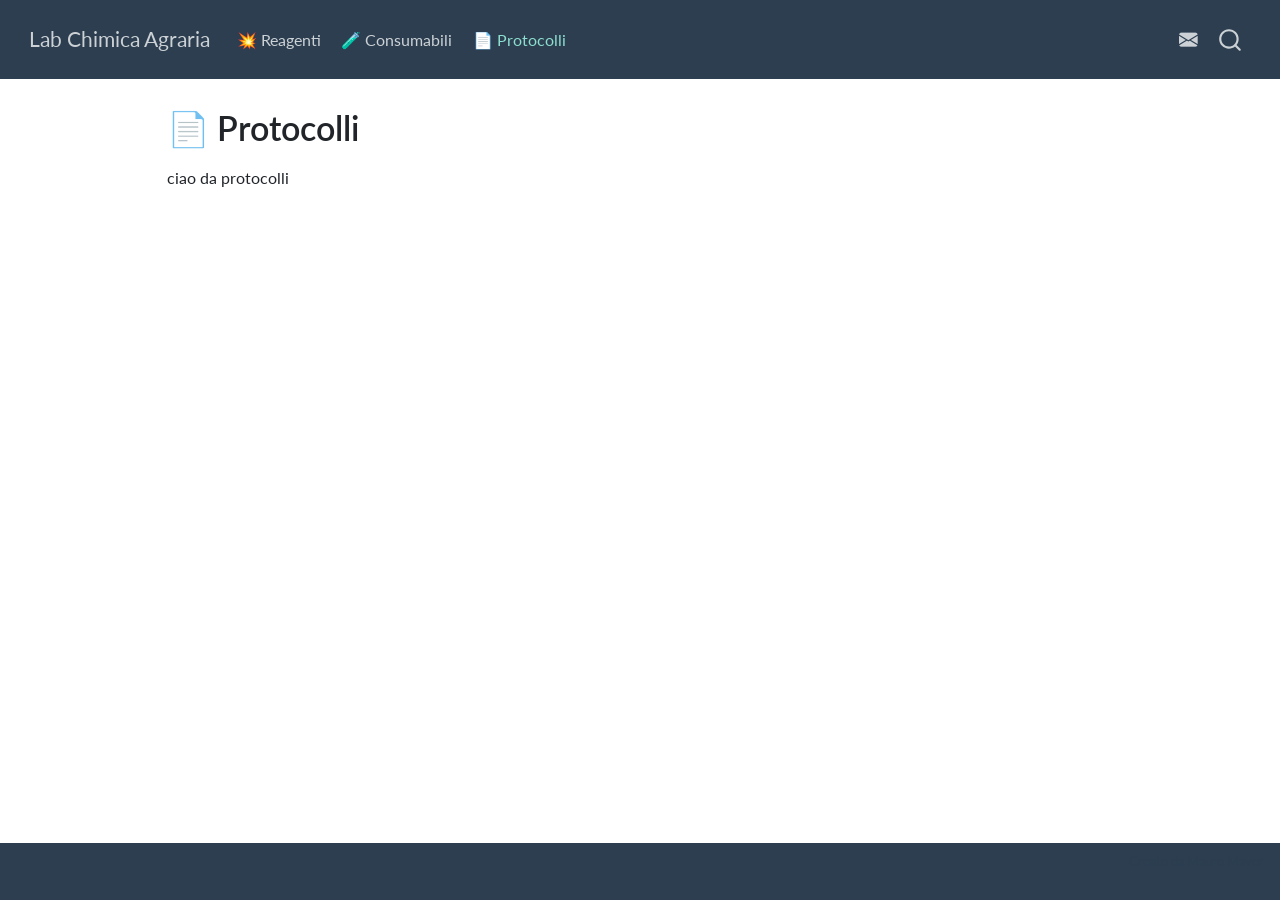
<file: docs/protocolli.html>
<!DOCTYPE html>
<html xmlns="http://www.w3.org/1999/xhtml" lang="en" xml:lang="en"><head>

<meta charset="utf-8">
<meta name="generator" content="quarto-1.9.31">

<meta name="viewport" content="width=device-width, initial-scale=1.0, user-scalable=yes">


<title>📄 Protocolli – Lab Chimica Agraria</title>
<style>
/* Default styles provided by pandoc.
** See https://pandoc.org/MANUAL.html#variables-for-html for config info.
*/
code{white-space: pre-wrap;}
span.smallcaps{font-variant: small-caps;}
div.columns{display: flex; gap: min(4vw, 1.5em);}
div.column{flex: auto; overflow-x: auto;}
div.hanging-indent{margin-left: 1.5em; text-indent: -1.5em;}
ul.task-list{list-style: none;}
ul.task-list li input[type="checkbox"] {
  width: 0.8em;
  margin: 0 0.8em 0.2em -1em; /* quarto-specific, see https://github.com/quarto-dev/quarto-cli/issues/4556 */ 
  vertical-align: middle;
}
</style>


<script src="site_libs/quarto-nav/quarto-nav.js"></script>
<script src="site_libs/quarto-nav/headroom.min.js"></script>
<script src="site_libs/clipboard/clipboard.min.js"></script>
<script src="site_libs/quarto-search/autocomplete.umd.js"></script>
<script src="site_libs/quarto-search/fuse.min.js"></script>
<script src="site_libs/quarto-search/quarto-search.js"></script>
<meta name="quarto:offset" content="./">
<script src="site_libs/quarto-html/quarto.js" type="module"></script>
<script src="site_libs/quarto-html/tabsets/tabsets.js" type="module"></script>
<script src="site_libs/quarto-html/popper.min.js"></script>
<script src="site_libs/quarto-html/tippy.umd.min.js"></script>
<script src="site_libs/quarto-html/anchor.min.js"></script>
<link href="site_libs/quarto-html/tippy.css" rel="stylesheet">
<link href="site_libs/quarto-html/quarto-syntax-highlighting-7c69b197886ae2a34062761d21e44731.css" rel="stylesheet" id="quarto-text-highlighting-styles">
<script src="site_libs/bootstrap/bootstrap.min.js"></script>
<link href="site_libs/bootstrap/bootstrap-icons.css" rel="stylesheet">
<link href="site_libs/bootstrap/bootstrap-7eb7cf1bc6556a2c953c94abdfd57efa.min.css" rel="stylesheet" append-hash="true" id="quarto-bootstrap" data-mode="light">
<script id="quarto-search-options" type="application/json">{
  "location": "navbar",
  "copy-button": false,
  "collapse-after": 3,
  "panel-placement": "end",
  "type": "overlay",
  "limit": 50,
  "keyboard-shortcut": [
    "f",
    "/",
    "s"
  ],
  "show-item-context": false,
  "language": {
    "search-no-results-text": "No results",
    "search-matching-documents-text": "matching documents",
    "search-copy-link-title": "Copy link to search",
    "search-hide-matches-text": "Hide additional matches",
    "search-more-match-text": "more match in this document",
    "search-more-matches-text": "more matches in this document",
    "search-clear-button-title": "Clear",
    "search-text-placeholder": "",
    "search-detached-cancel-button-title": "Cancel",
    "search-submit-button-title": "Submit",
    "search-label": "Search"
  }
}</script>
<style>html{ scroll-behavior: smooth; }</style>


<link rel="stylesheet" href="styles.css">
</head>

<body class="nav-fixed quarto-light">

<div id="quarto-search-results"></div>
  <header id="quarto-header" class="headroom fixed-top">
    <nav class="navbar navbar-expand-lg " data-bs-theme="dark">
      <div class="navbar-container container-fluid">
      <div class="navbar-brand-container mx-auto">
    <a class="navbar-brand" href="./index.html">
    <span class="navbar-title">Lab Chimica Agraria</span>
    </a>
  </div>
            <div id="quarto-search" class="" title="Search"></div>
          <button class="navbar-toggler" type="button" data-bs-toggle="collapse" data-bs-target="#navbarCollapse" aria-controls="navbarCollapse" role="menu" aria-expanded="false" aria-label="Toggle navigation" onclick="if (window.quartoToggleHeadroom) { window.quartoToggleHeadroom(); }">
  <span class="navbar-toggler-icon"></span>
</button>
          <div class="collapse navbar-collapse" id="navbarCollapse">
            <ul class="navbar-nav navbar-nav-scroll me-auto">
  <li class="nav-item">
    <a class="nav-link" href="./reagenti.html"> 
<span class="menu-text">💥 Reagenti</span></a>
  </li>  
  <li class="nav-item">
    <a class="nav-link" href="./consumabili.html"> 
<span class="menu-text">🧪 Consumabili</span></a>
  </li>  
  <li class="nav-item">
    <a class="nav-link active" href="./protocolli.html" aria-current="page"> 
<span class="menu-text">📄 Protocolli</span></a>
  </li>  
</ul>
            <ul class="navbar-nav navbar-nav-scroll ms-auto">
  <li class="nav-item compact">
    <a class="nav-link" href="mailto:mauro.maver@univr.it"> <i class="bi bi-envelope-fill" role="img">
</i> 
<span class="menu-text"></span></a>
  </li>  
</ul>
          </div> <!-- /navcollapse -->
            <div class="quarto-navbar-tools">
</div>
      </div> <!-- /container-fluid -->
    </nav>
</header>
<!-- content -->
<div id="quarto-content" class="quarto-container page-columns page-rows-contents page-layout-article page-navbar">
<!-- sidebar -->
<!-- margin-sidebar -->
    <div id="quarto-margin-sidebar" class="sidebar margin-sidebar zindex-bottom">
        
    </div>
<!-- main -->
<main class="content" id="quarto-document-content">

<header id="title-block-header" class="quarto-title-block default">
<div class="quarto-title">
<h1 class="title">📄 Protocolli</h1>
</div>



<div class="quarto-title-meta">

    
  
    
  </div>
  


</header>


<p>ciao da protocolli</p>



<a onclick="window.scrollTo(0, 0); return false;" role="button" id="quarto-back-to-top"><i class="bi bi-arrow-up"></i> Back to top</a></main> <!-- /main -->
<script id="quarto-html-after-body" type="application/javascript">
  window.document.addEventListener("DOMContentLoaded", function (event) {
    const icon = "";
    const anchorJS = new window.AnchorJS();
    anchorJS.options = {
      placement: 'right',
      icon: icon
    };
    anchorJS.add('.anchored');
    const isCodeAnnotation = (el) => {
      for (const clz of el.classList) {
        if (clz.startsWith('code-annotation-')) {                     
          return true;
        }
      }
      return false;
    }
    const onCopySuccess = function(e) {
      // button target
      const button = e.trigger;
      // don't keep focus
      button.blur();
      // flash "checked"
      button.classList.add('code-copy-button-checked');
      var currentTitle = button.getAttribute("title");
      button.setAttribute("title", "Copied!");
      let tooltip;
      if (window.bootstrap) {
        button.setAttribute("data-bs-toggle", "tooltip");
        button.setAttribute("data-bs-placement", "left");
        button.setAttribute("data-bs-title", "Copied!");
        tooltip = new bootstrap.Tooltip(button, 
          { trigger: "manual", 
            customClass: "code-copy-button-tooltip",
            offset: [0, -8]});
        tooltip.show();    
      }
      setTimeout(function() {
        if (tooltip) {
          tooltip.hide();
          button.removeAttribute("data-bs-title");
          button.removeAttribute("data-bs-toggle");
          button.removeAttribute("data-bs-placement");
        }
        button.setAttribute("title", currentTitle);
        button.classList.remove('code-copy-button-checked');
      }, 1000);
      // clear code selection
      e.clearSelection();
    }
    const getTextToCopy = function(trigger) {
      const outerScaffold = trigger.parentElement.cloneNode(true);
      const codeEl = outerScaffold.querySelector('code');
      for (const childEl of codeEl.children) {
        if (isCodeAnnotation(childEl)) {
          childEl.remove();
        }
      }
      return codeEl.innerText;
    }
    const clipboard = new window.ClipboardJS('.code-copy-button:not([data-in-quarto-modal])', {
      text: getTextToCopy
    });
    clipboard.on('success', onCopySuccess);
    if (window.document.getElementById('quarto-embedded-source-code-modal')) {
      const clipboardModal = new window.ClipboardJS('.code-copy-button[data-in-quarto-modal]', {
        text: getTextToCopy,
        container: window.document.getElementById('quarto-embedded-source-code-modal')
      });
      clipboardModal.on('success', onCopySuccess);
    }
      var localhostRegex = new RegExp(/^(?:http|https):\/\/localhost\:?[0-9]*\//);
      var mailtoRegex = new RegExp(/^mailto:/);
        var filterRegex = new RegExp('/' + window.location.host + '/');
      var isInternal = (href) => {
          return filterRegex.test(href) || localhostRegex.test(href) || mailtoRegex.test(href);
      }
      // Inspect non-navigation links and adorn them if external
     var links = window.document.querySelectorAll('a[href]:not(.nav-link):not(.navbar-brand):not(.toc-action):not(.sidebar-link):not(.sidebar-item-toggle):not(.pagination-link):not(.no-external):not([aria-hidden]):not(.dropdown-item):not(.quarto-navigation-tool):not(.about-link)');
      for (var i=0; i<links.length; i++) {
        const link = links[i];
        if (!isInternal(link.href)) {
          // undo the damage that might have been done by quarto-nav.js in the case of
          // links that we want to consider external
          if (link.dataset.originalHref !== undefined) {
            link.href = link.dataset.originalHref;
          }
        }
      }
    function tippyHover(el, contentFn, onTriggerFn, onUntriggerFn) {
      const config = {
        allowHTML: true,
        maxWidth: 500,
        delay: 100,
        arrow: false,
        appendTo: function(el) {
            return el.parentElement;
        },
        interactive: true,
        interactiveBorder: 10,
        theme: 'quarto',
        placement: 'bottom-start',
      };
      if (contentFn) {
        config.content = contentFn;
      }
      if (onTriggerFn) {
        config.onTrigger = onTriggerFn;
      }
      if (onUntriggerFn) {
        config.onUntrigger = onUntriggerFn;
      }
      window.tippy(el, config); 
    }
    const noterefs = window.document.querySelectorAll('a[role="doc-noteref"]');
    for (var i=0; i<noterefs.length; i++) {
      const ref = noterefs[i];
      tippyHover(ref, function() {
        // use id or data attribute instead here
        let href = ref.getAttribute('data-footnote-href') || ref.getAttribute('href');
        try { href = new URL(href).hash; } catch {}
        const id = href.replace(/^#\/?/, "");
        const note = window.document.getElementById(id);
        if (note) {
          return note.innerHTML;
        } else {
          return "";
        }
      });
    }
    const xrefs = window.document.querySelectorAll('a.quarto-xref');
    const processXRef = (id, note) => {
      // Strip column container classes
      const stripColumnClz = (el) => {
        el.classList.remove("page-full", "page-columns");
        if (el.children) {
          for (const child of el.children) {
            stripColumnClz(child);
          }
        }
      }
      stripColumnClz(note)
      if (id === null || id.startsWith('sec-')) {
        // Special case sections, only their first couple elements
        const container = document.createElement("div");
        if (note.children && note.children.length > 2) {
          container.appendChild(note.children[0].cloneNode(true));
          for (let i = 1; i < note.children.length; i++) {
            const child = note.children[i];
            if (child.tagName === "P" && child.innerText === "") {
              continue;
            } else {
              container.appendChild(child.cloneNode(true));
              break;
            }
          }
          if (window.Quarto?.typesetMath) {
            window.Quarto.typesetMath(container);
          }
          return container.innerHTML
        } else {
          if (window.Quarto?.typesetMath) {
            window.Quarto.typesetMath(note);
          }
          return note.innerHTML;
        }
      } else {
        // Remove any anchor links if they are present
        const anchorLink = note.querySelector('a.anchorjs-link');
        if (anchorLink) {
          anchorLink.remove();
        }
        if (window.Quarto?.typesetMath) {
          window.Quarto.typesetMath(note);
        }
        if (note.classList.contains("callout")) {
          return note.outerHTML;
        } else {
          return note.innerHTML;
        }
      }
    }
    for (var i=0; i<xrefs.length; i++) {
      const xref = xrefs[i];
      tippyHover(xref, undefined, function(instance) {
        instance.disable();
        let url = xref.getAttribute('href');
        let hash = undefined; 
        if (url.startsWith('#')) {
          hash = url;
        } else {
          try { hash = new URL(url).hash; } catch {}
        }
        if (hash) {
          const id = hash.replace(/^#\/?/, "");
          const note = window.document.getElementById(id);
          if (note !== null) {
            try {
              const html = processXRef(id, note.cloneNode(true));
              instance.setContent(html);
            } finally {
              instance.enable();
              instance.show();
            }
          } else {
            // See if we can fetch this
            fetch(url.split('#')[0])
            .then(res => res.text())
            .then(html => {
              const parser = new DOMParser();
              const htmlDoc = parser.parseFromString(html, "text/html");
              const note = htmlDoc.getElementById(id);
              if (note !== null) {
                const html = processXRef(id, note);
                instance.setContent(html);
              } 
            }).finally(() => {
              instance.enable();
              instance.show();
            });
          }
        } else {
          // See if we can fetch a full url (with no hash to target)
          // This is a special case and we should probably do some content thinning / targeting
          fetch(url)
          .then(res => res.text())
          .then(html => {
            const parser = new DOMParser();
            const htmlDoc = parser.parseFromString(html, "text/html");
            const note = htmlDoc.querySelector('main.content');
            if (note !== null) {
              // This should only happen for chapter cross references
              // (since there is no id in the URL)
              // remove the first header
              if (note.children.length > 0 && note.children[0].tagName === "HEADER") {
                note.children[0].remove();
              }
              const html = processXRef(null, note);
              instance.setContent(html);
            } 
          }).finally(() => {
            instance.enable();
            instance.show();
          });
        }
      }, function(instance) {
      });
    }
        let selectedAnnoteEl;
        const selectorForAnnotation = ( cell, annotation) => {
          let cellAttr = 'data-code-cell="' + cell + '"';
          let lineAttr = 'data-code-annotation="' +  annotation + '"';
          const selector = 'span[' + cellAttr + '][' + lineAttr + ']';
          return selector;
        }
        const selectCodeLines = (annoteEl) => {
          const doc = window.document;
          const targetCell = annoteEl.getAttribute("data-target-cell");
          const targetAnnotation = annoteEl.getAttribute("data-target-annotation");
          const annoteSpan = window.document.querySelector(selectorForAnnotation(targetCell, targetAnnotation));
          const lines = annoteSpan.getAttribute("data-code-lines").split(",");
          const lineIds = lines.map((line) => {
            return targetCell + "-" + line;
          })
          let top = null;
          let height = null;
          let parent = null;
          if (lineIds.length > 0) {
              //compute the position of the single el (top and bottom and make a div)
              const el = window.document.getElementById(lineIds[0]);
              top = el.offsetTop;
              height = el.offsetHeight;
              parent = el.parentElement.parentElement;
            if (lineIds.length > 1) {
              const lastEl = window.document.getElementById(lineIds[lineIds.length - 1]);
              const bottom = lastEl.offsetTop + lastEl.offsetHeight;
              height = bottom - top;
            }
            if (top !== null && height !== null && parent !== null) {
              // cook up a div (if necessary) and position it 
              let div = window.document.getElementById("code-annotation-line-highlight");
              if (div === null) {
                div = window.document.createElement("div");
                div.setAttribute("id", "code-annotation-line-highlight");
                div.style.position = 'absolute';
                parent.appendChild(div);
              }
              div.style.top = top - 2 + "px";
              div.style.height = height + 4 + "px";
              div.style.left = 0;
              let gutterDiv = window.document.getElementById("code-annotation-line-highlight-gutter");
              if (gutterDiv === null) {
                gutterDiv = window.document.createElement("div");
                gutterDiv.setAttribute("id", "code-annotation-line-highlight-gutter");
                gutterDiv.style.position = 'absolute';
                const codeCell = window.document.getElementById(targetCell);
                const gutter = codeCell.querySelector('.code-annotation-gutter');
                gutter.appendChild(gutterDiv);
              }
              gutterDiv.style.top = top - 2 + "px";
              gutterDiv.style.height = height + 4 + "px";
            }
            selectedAnnoteEl = annoteEl;
          }
        };
        const unselectCodeLines = () => {
          const elementsIds = ["code-annotation-line-highlight", "code-annotation-line-highlight-gutter"];
          elementsIds.forEach((elId) => {
            const div = window.document.getElementById(elId);
            if (div) {
              div.remove();
            }
          });
          selectedAnnoteEl = undefined;
        };
          // Handle positioning of the toggle
      window.addEventListener(
        "resize",
        throttle(() => {
          elRect = undefined;
          if (selectedAnnoteEl) {
            selectCodeLines(selectedAnnoteEl);
          }
        }, 10)
      );
      function throttle(fn, ms) {
      let throttle = false;
      let timer;
        return (...args) => {
          if(!throttle) { // first call gets through
              fn.apply(this, args);
              throttle = true;
          } else { // all the others get throttled
              if(timer) clearTimeout(timer); // cancel #2
              timer = setTimeout(() => {
                fn.apply(this, args);
                timer = throttle = false;
              }, ms);
          }
        };
      }
        // Attach click handler to the DT
        const annoteDls = window.document.querySelectorAll('dt[data-target-cell]');
        for (const annoteDlNode of annoteDls) {
          annoteDlNode.addEventListener('click', (event) => {
            const clickedEl = event.target;
            if (clickedEl !== selectedAnnoteEl) {
              unselectCodeLines();
              const activeEl = window.document.querySelector('dt[data-target-cell].code-annotation-active');
              if (activeEl) {
                activeEl.classList.remove('code-annotation-active');
              }
              selectCodeLines(clickedEl);
              clickedEl.classList.add('code-annotation-active');
            } else {
              // Unselect the line
              unselectCodeLines();
              clickedEl.classList.remove('code-annotation-active');
            }
          });
        }
    const findCites = (el) => {
      const parentEl = el.parentElement;
      if (parentEl) {
        const cites = parentEl.dataset.cites;
        if (cites) {
          return {
            el,
            cites: cites.split(' ')
          };
        } else {
          return findCites(el.parentElement)
        }
      } else {
        return undefined;
      }
    };
    var bibliorefs = window.document.querySelectorAll('a[role="doc-biblioref"]');
    for (var i=0; i<bibliorefs.length; i++) {
      const ref = bibliorefs[i];
      const citeInfo = findCites(ref);
      if (citeInfo) {
        tippyHover(citeInfo.el, function() {
          var popup = window.document.createElement('div');
          citeInfo.cites.forEach(function(cite) {
            var citeDiv = window.document.createElement('div');
            citeDiv.classList.add('hanging-indent');
            citeDiv.classList.add('csl-entry');
            var biblioDiv = window.document.getElementById('ref-' + cite);
            if (biblioDiv) {
              citeDiv.innerHTML = biblioDiv.innerHTML;
            }
            popup.appendChild(citeDiv);
          });
          return popup.innerHTML;
        });
      }
    }
  });
  </script>
</div> <!-- /content -->
<footer class="footer">
  <div class="nav-footer">
    <div class="nav-footer-left">
      &nbsp;
    </div>   
    <div class="nav-footer-center">
      &nbsp;
    </div>
    <div class="nav-footer-right">
<p>Creato da Mauro Maver</p>
</div>
  </div>
</footer>




<script src="site_libs/quarto-html/zenscroll-min.js"></script>
</body></html>
</file>
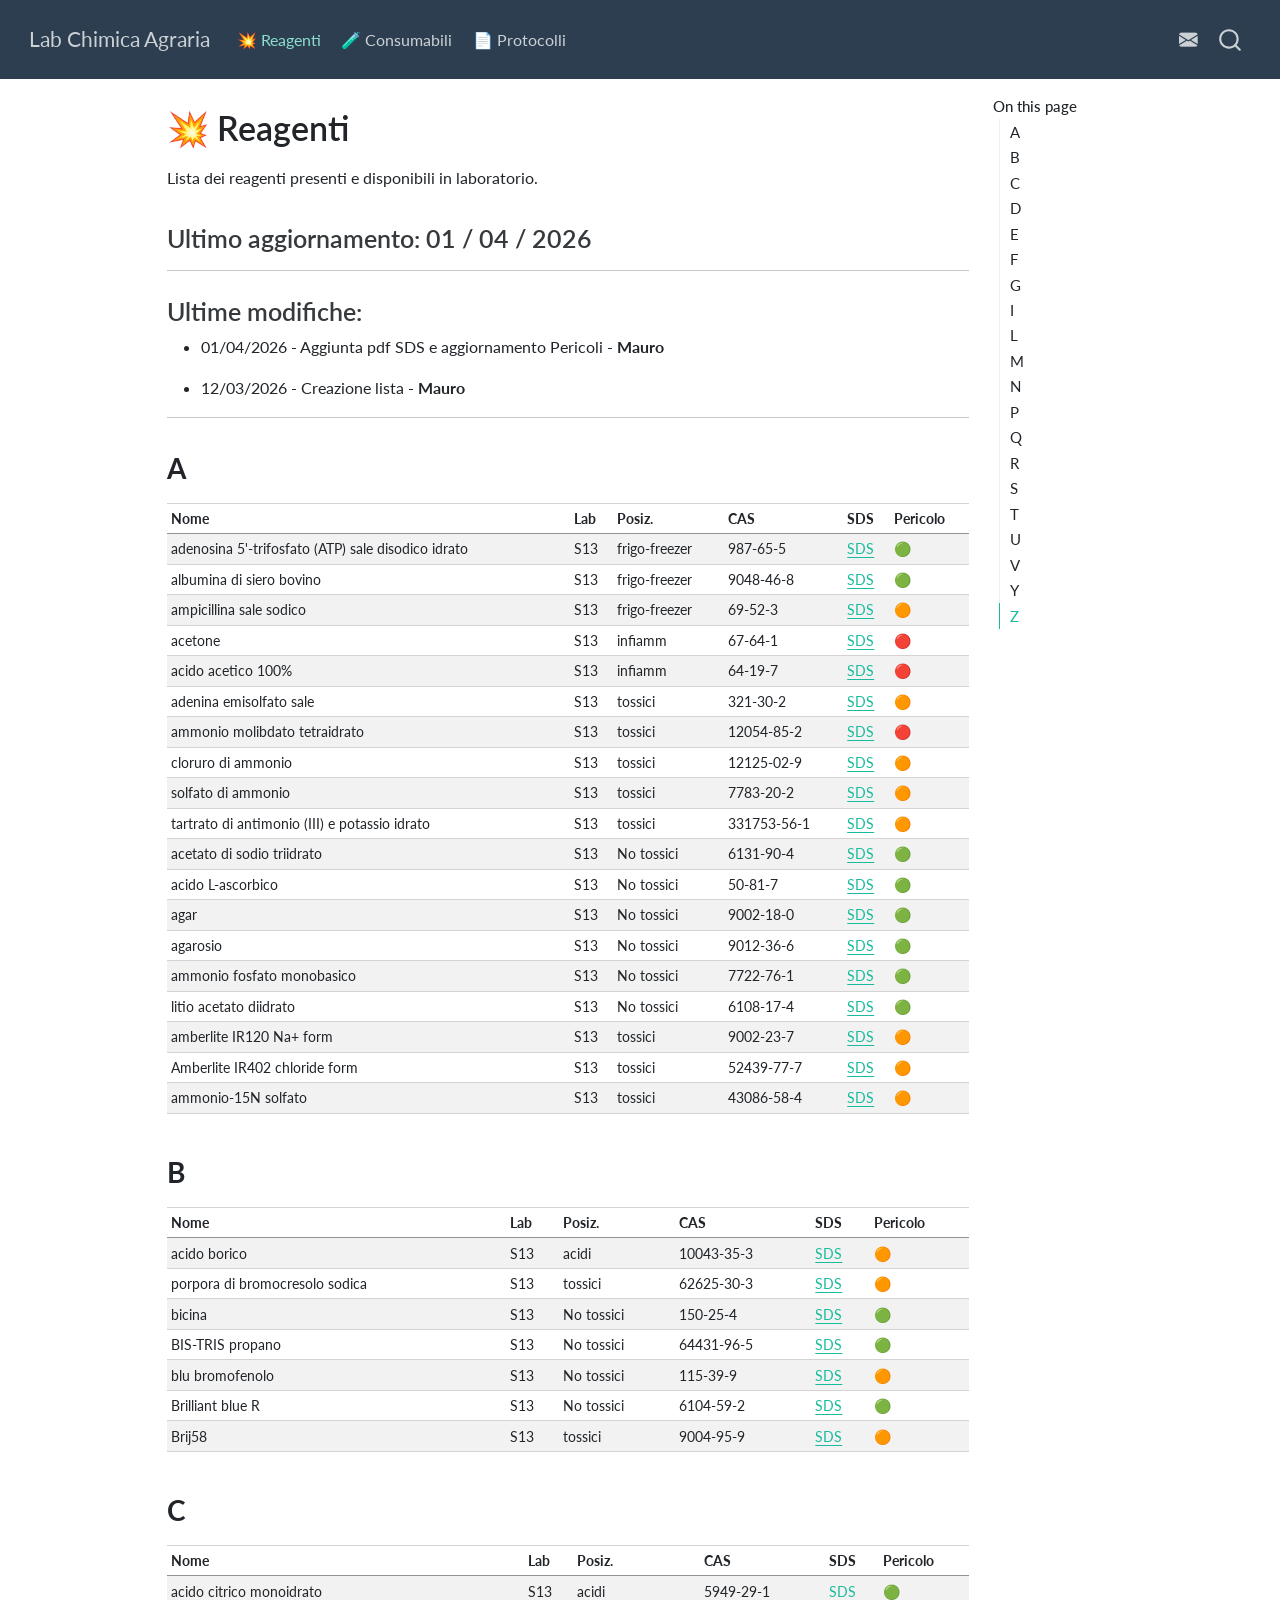
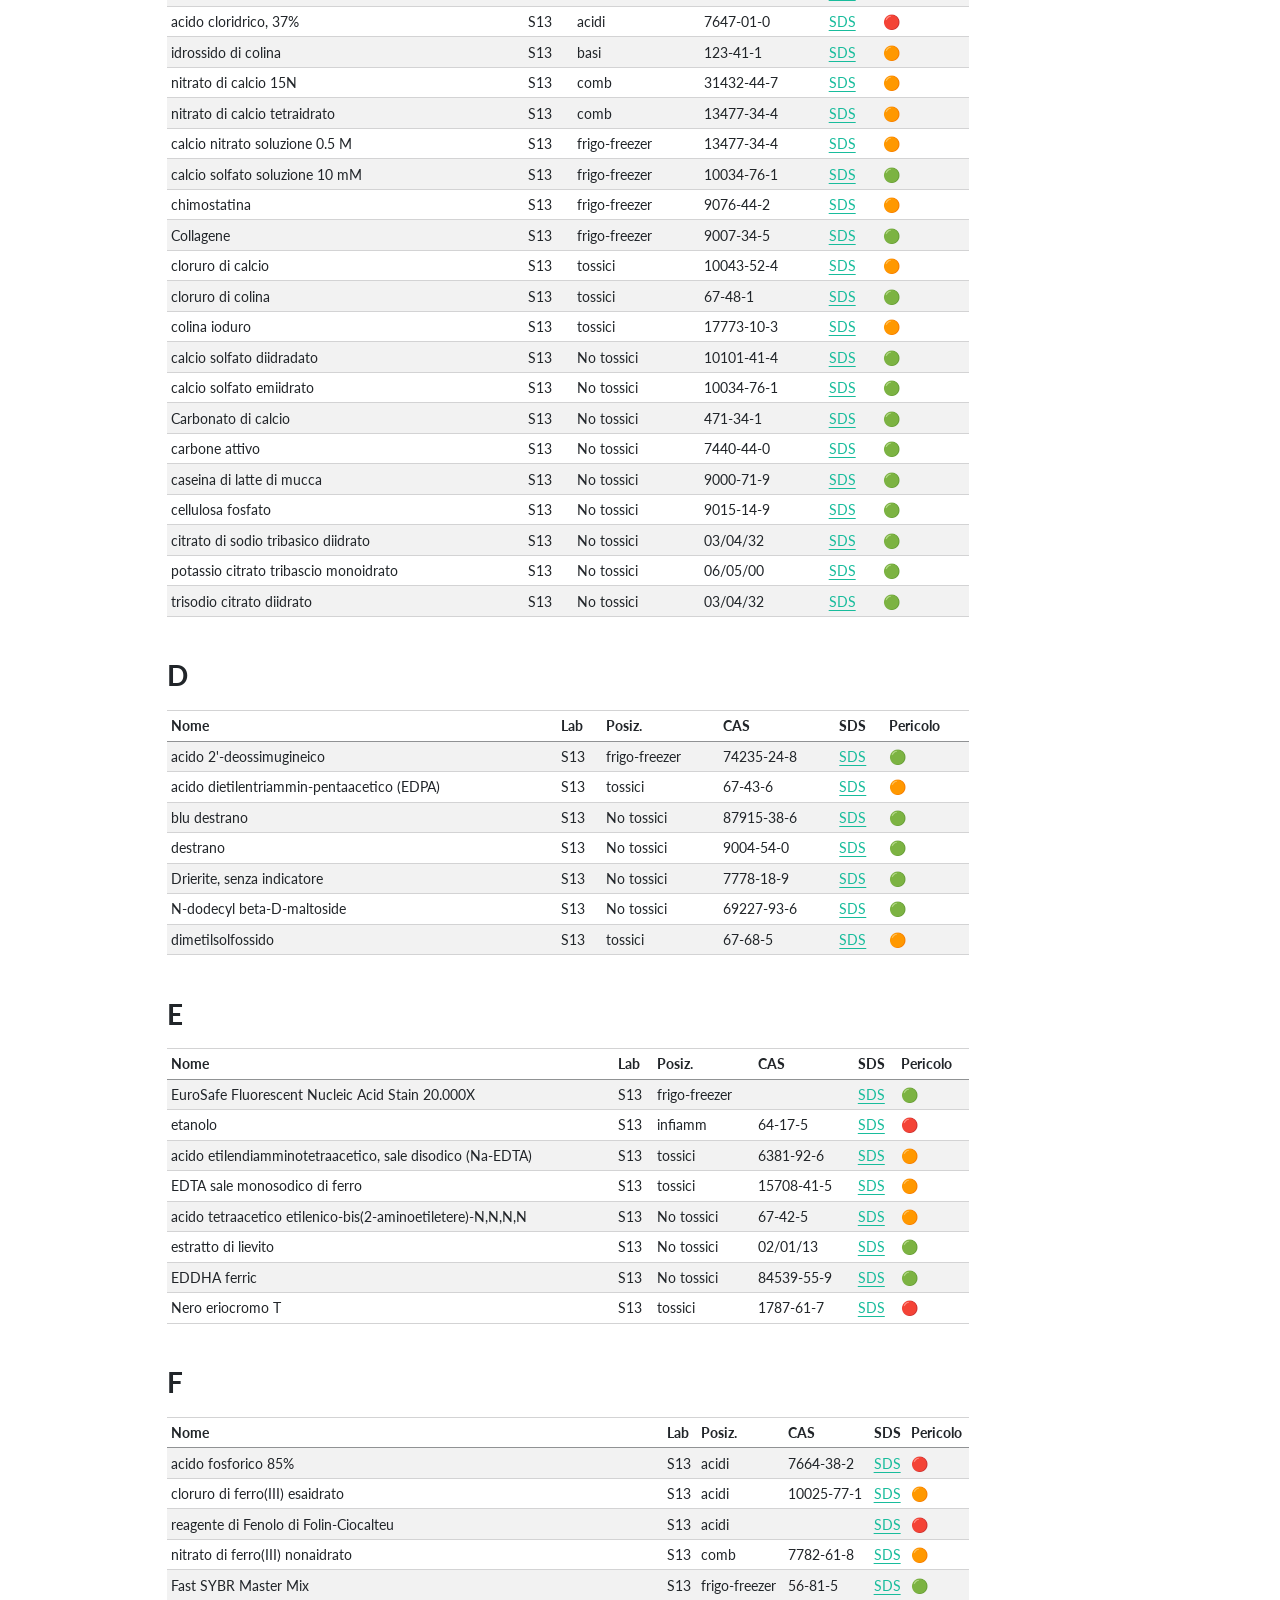
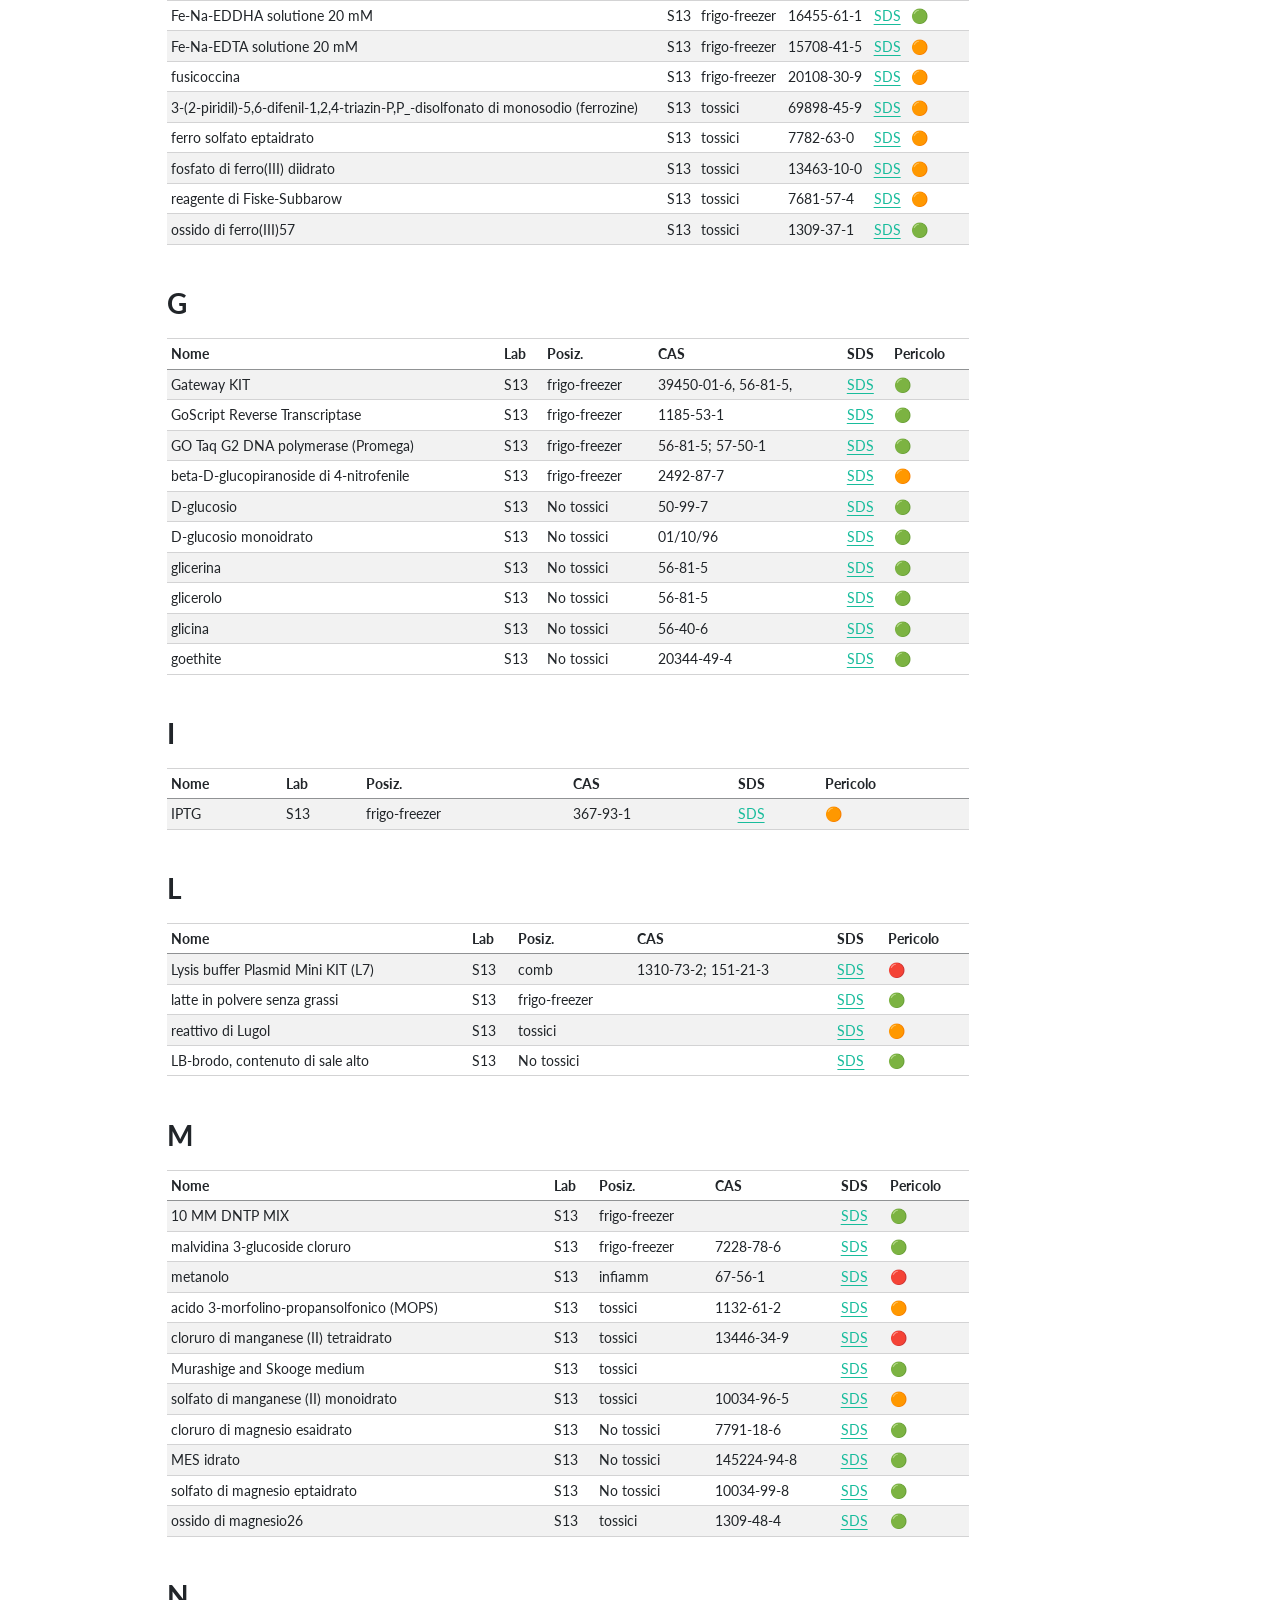
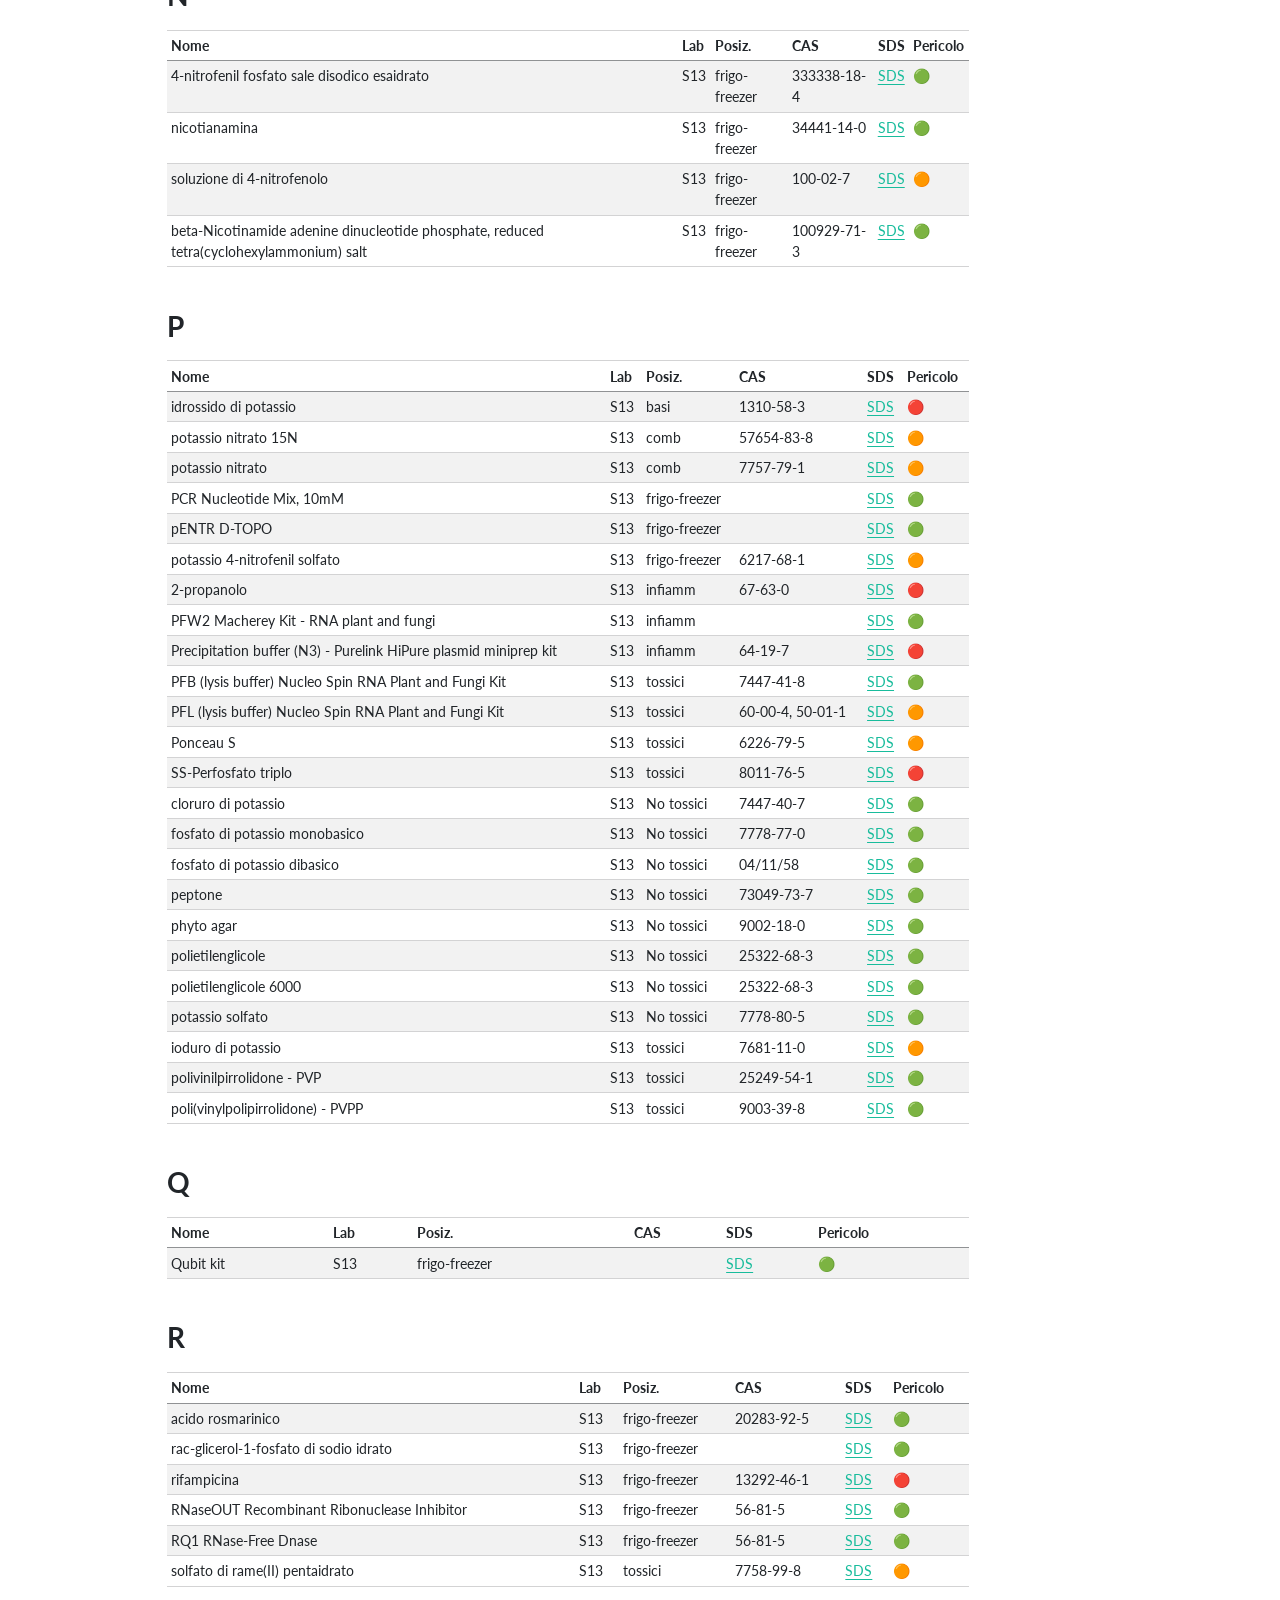
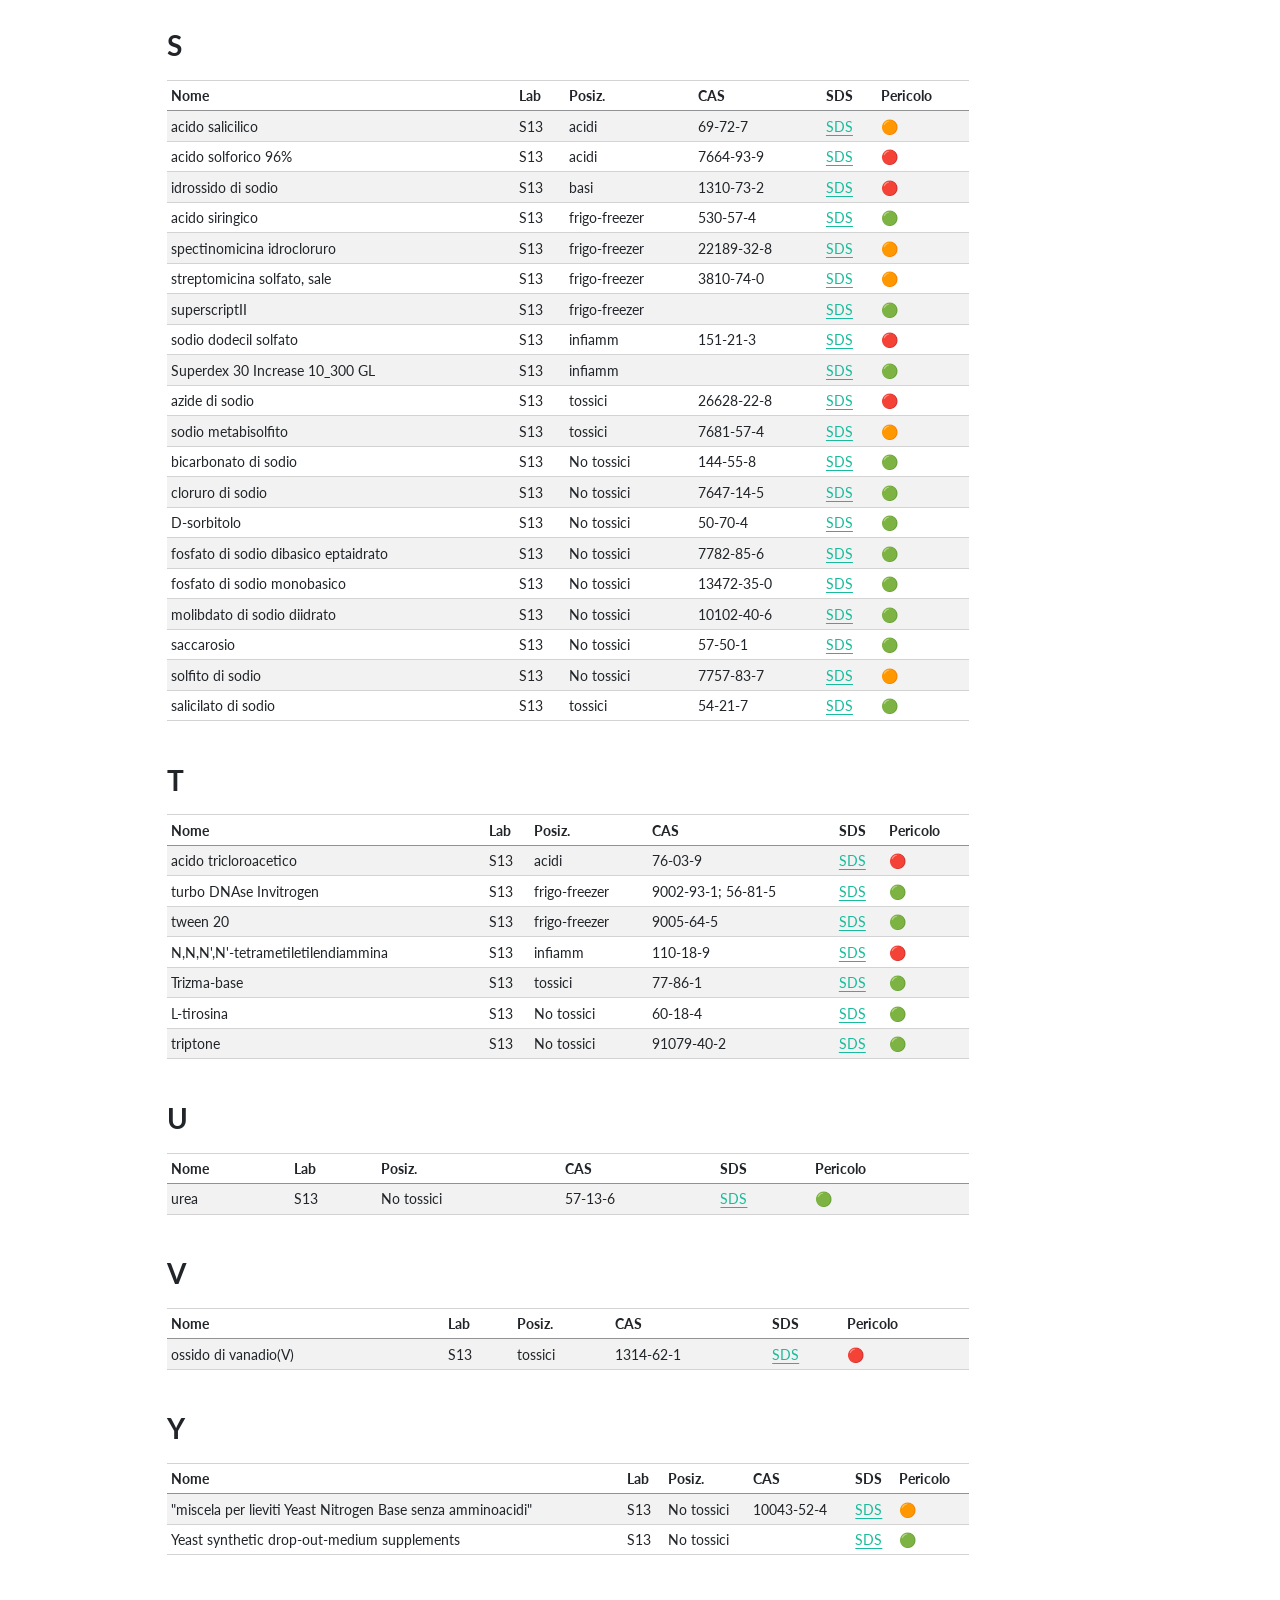
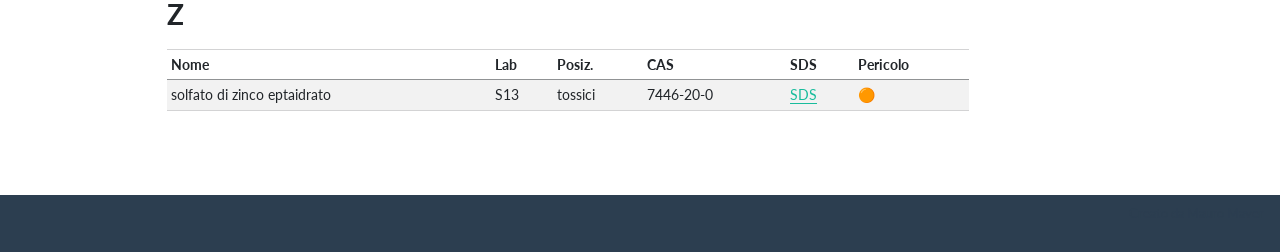
<file: docs/reagenti.html>
<!DOCTYPE html>
<html xmlns="http://www.w3.org/1999/xhtml" lang="en" xml:lang="en"><head>

<meta charset="utf-8">
<meta name="generator" content="quarto-1.9.31">

<meta name="viewport" content="width=device-width, initial-scale=1.0, user-scalable=yes">


<title>💥 Reagenti – Lab Chimica Agraria</title>
<style>
/* Default styles provided by pandoc.
** See https://pandoc.org/MANUAL.html#variables-for-html for config info.
*/
code{white-space: pre-wrap;}
span.smallcaps{font-variant: small-caps;}
div.columns{display: flex; gap: min(4vw, 1.5em);}
div.column{flex: auto; overflow-x: auto;}
div.hanging-indent{margin-left: 1.5em; text-indent: -1.5em;}
ul.task-list{list-style: none;}
ul.task-list li input[type="checkbox"] {
  width: 0.8em;
  margin: 0 0.8em 0.2em -1em; /* quarto-specific, see https://github.com/quarto-dev/quarto-cli/issues/4556 */ 
  vertical-align: middle;
}
</style>


<script src="site_libs/quarto-nav/quarto-nav.js"></script>
<script src="site_libs/quarto-nav/headroom.min.js"></script>
<script src="site_libs/clipboard/clipboard.min.js"></script>
<script src="site_libs/quarto-search/autocomplete.umd.js"></script>
<script src="site_libs/quarto-search/fuse.min.js"></script>
<script src="site_libs/quarto-search/quarto-search.js"></script>
<meta name="quarto:offset" content="./">
<script src="site_libs/quarto-html/quarto.js" type="module"></script>
<script src="site_libs/quarto-html/tabsets/tabsets.js" type="module"></script>
<script src="site_libs/quarto-html/popper.min.js"></script>
<script src="site_libs/quarto-html/tippy.umd.min.js"></script>
<script src="site_libs/quarto-html/anchor.min.js"></script>
<link href="site_libs/quarto-html/tippy.css" rel="stylesheet">
<link href="site_libs/quarto-html/quarto-syntax-highlighting-7c69b197886ae2a34062761d21e44731.css" rel="stylesheet" id="quarto-text-highlighting-styles">
<script src="site_libs/bootstrap/bootstrap.min.js"></script>
<link href="site_libs/bootstrap/bootstrap-icons.css" rel="stylesheet">
<link href="site_libs/bootstrap/bootstrap-7eb7cf1bc6556a2c953c94abdfd57efa.min.css" rel="stylesheet" append-hash="true" id="quarto-bootstrap" data-mode="light">
<script id="quarto-search-options" type="application/json">{
  "location": "navbar",
  "copy-button": false,
  "collapse-after": 3,
  "panel-placement": "end",
  "type": "overlay",
  "limit": 50,
  "keyboard-shortcut": [
    "f",
    "/",
    "s"
  ],
  "show-item-context": false,
  "language": {
    "search-no-results-text": "No results",
    "search-matching-documents-text": "matching documents",
    "search-copy-link-title": "Copy link to search",
    "search-hide-matches-text": "Hide additional matches",
    "search-more-match-text": "more match in this document",
    "search-more-matches-text": "more matches in this document",
    "search-clear-button-title": "Clear",
    "search-text-placeholder": "",
    "search-detached-cancel-button-title": "Cancel",
    "search-submit-button-title": "Submit",
    "search-label": "Search"
  }
}</script>
<style>html{ scroll-behavior: smooth; }</style>
<script src="site_libs/kePrint-0.0.1/kePrint.js"></script>
<link href="site_libs/lightable-0.0.1/lightable.css" rel="stylesheet">


<link rel="stylesheet" href="styles.css">
</head>

<body class="nav-fixed quarto-light">

<div id="quarto-search-results"></div>
  <header id="quarto-header" class="headroom fixed-top">
    <nav class="navbar navbar-expand-lg " data-bs-theme="dark">
      <div class="navbar-container container-fluid">
      <div class="navbar-brand-container mx-auto">
    <a class="navbar-brand" href="./index.html">
    <span class="navbar-title">Lab Chimica Agraria</span>
    </a>
  </div>
            <div id="quarto-search" class="" title="Search"></div>
          <button class="navbar-toggler" type="button" data-bs-toggle="collapse" data-bs-target="#navbarCollapse" aria-controls="navbarCollapse" role="menu" aria-expanded="false" aria-label="Toggle navigation" onclick="if (window.quartoToggleHeadroom) { window.quartoToggleHeadroom(); }">
  <span class="navbar-toggler-icon"></span>
</button>
          <div class="collapse navbar-collapse" id="navbarCollapse">
            <ul class="navbar-nav navbar-nav-scroll me-auto">
  <li class="nav-item">
    <a class="nav-link active" href="./reagenti.html" aria-current="page"> 
<span class="menu-text">💥 Reagenti</span></a>
  </li>  
  <li class="nav-item">
    <a class="nav-link" href="./consumabili.html"> 
<span class="menu-text">🧪 Consumabili</span></a>
  </li>  
  <li class="nav-item">
    <a class="nav-link" href="./protocolli.html"> 
<span class="menu-text">📄 Protocolli</span></a>
  </li>  
</ul>
            <ul class="navbar-nav navbar-nav-scroll ms-auto">
  <li class="nav-item compact">
    <a class="nav-link" href="mailto:mauro.maver@univr.it"> <i class="bi bi-envelope-fill" role="img">
</i> 
<span class="menu-text"></span></a>
  </li>  
</ul>
          </div> <!-- /navcollapse -->
            <div class="quarto-navbar-tools">
</div>
      </div> <!-- /container-fluid -->
    </nav>
</header>
<!-- content -->
<div id="quarto-content" class="quarto-container page-columns page-rows-contents page-layout-article page-navbar">
<!-- sidebar -->
<!-- margin-sidebar -->
    <div id="quarto-margin-sidebar" class="sidebar margin-sidebar">
        <nav id="TOC" role="doc-toc" class="toc-active">
    <h2 id="toc-title">On this page</h2>
   
  <ul class="collapse">
  <li><a href="#a" id="toc-a" class="nav-link active" data-scroll-target="#a">A</a></li>
  <li><a href="#b" id="toc-b" class="nav-link" data-scroll-target="#b">B</a></li>
  <li><a href="#c" id="toc-c" class="nav-link" data-scroll-target="#c">C</a></li>
  <li><a href="#d" id="toc-d" class="nav-link" data-scroll-target="#d">D</a></li>
  <li><a href="#e" id="toc-e" class="nav-link" data-scroll-target="#e">E</a></li>
  <li><a href="#f" id="toc-f" class="nav-link" data-scroll-target="#f">F</a></li>
  <li><a href="#g" id="toc-g" class="nav-link" data-scroll-target="#g">G</a></li>
  <li><a href="#i" id="toc-i" class="nav-link" data-scroll-target="#i">I</a></li>
  <li><a href="#l" id="toc-l" class="nav-link" data-scroll-target="#l">L</a></li>
  <li><a href="#m" id="toc-m" class="nav-link" data-scroll-target="#m">M</a></li>
  <li><a href="#n" id="toc-n" class="nav-link" data-scroll-target="#n">N</a></li>
  <li><a href="#p" id="toc-p" class="nav-link" data-scroll-target="#p">P</a></li>
  <li><a href="#q" id="toc-q" class="nav-link" data-scroll-target="#q">Q</a></li>
  <li><a href="#r" id="toc-r" class="nav-link" data-scroll-target="#r">R</a></li>
  <li><a href="#s" id="toc-s" class="nav-link" data-scroll-target="#s">S</a></li>
  <li><a href="#t" id="toc-t" class="nav-link" data-scroll-target="#t">T</a></li>
  <li><a href="#u" id="toc-u" class="nav-link" data-scroll-target="#u">U</a></li>
  <li><a href="#v" id="toc-v" class="nav-link" data-scroll-target="#v">V</a></li>
  <li><a href="#y" id="toc-y" class="nav-link" data-scroll-target="#y">Y</a></li>
  <li><a href="#z" id="toc-z" class="nav-link" data-scroll-target="#z">Z</a></li>
  </ul>
</nav>
    </div>
<!-- main -->
<main class="content" id="quarto-document-content">

<header id="title-block-header" class="quarto-title-block default">
<div class="quarto-title">
<h1 class="title">💥 Reagenti</h1>
</div>



<div class="quarto-title-meta">

    
  
    
  </div>
  


</header>


<p>Lista dei reagenti presenti e disponibili in laboratorio.</p>
<section id="ultimo-aggiornamento-01-04-2026" class="level3">
<h3 class="anchored" data-anchor-id="ultimo-aggiornamento-01-04-2026">Ultimo aggiornamento: 01 / 04 / 2026</h3>
<hr>
</section>
<section id="ultime-modifiche" class="level3">
<h3 class="anchored" data-anchor-id="ultime-modifiche">Ultime modifiche:</h3>
<ul>
<li><p>01/04/2026 - Aggiunta pdf SDS e aggiornamento Pericoli - <strong>Mauro</strong></p></li>
<li><p>12/03/2026 - Creazione lista - <strong>Mauro</strong></p></li>
</ul>
<hr>
</section>
<section id="a" class="level2">
<h2 class="anchored" data-anchor-id="a">A</h2>
<div class="cell">
<div class="cell-output-display">
<div class="table-responsive">
<table class="table table-striped table-hover table-condensed caption-top table-sm small">
<thead>
<tr class="header">
<th style="text-align: left;" data-quarto-table-cell-role="th">Nome</th>
<th style="text-align: left;" data-quarto-table-cell-role="th">Lab</th>
<th style="text-align: left;" data-quarto-table-cell-role="th">Posiz.</th>
<th style="text-align: left;" data-quarto-table-cell-role="th">CAS</th>
<th style="text-align: left;" data-quarto-table-cell-role="th">SDS</th>
<th style="text-align: left;" data-quarto-table-cell-role="th">Pericolo</th>
</tr>
</thead>
<tbody>
<tr class="odd">
<td style="text-align: left;">adenosina 5'-trifosfato (ATP) sale disodico idrato</td>
<td style="text-align: left;">S13</td>
<td style="text-align: left;">frigo-freezer</td>
<td style="text-align: left;">987-65-5</td>
<td style="text-align: left;"><a href="./SDS/reagenti/frigo_e_frezzer/adenosina_5'-trifosfato.pdf">SDS</a></td>
<td style="text-align: left;">🟢</td>
</tr>
<tr class="even">
<td style="text-align: left;">albumina di siero bovino</td>
<td style="text-align: left;">S13</td>
<td style="text-align: left;">frigo-freezer</td>
<td style="text-align: left;">9048-46-8</td>
<td style="text-align: left;"><a href="./SDS/reagenti/frigo_e_frezzer/albumina_di_siero_bovino.pdf">SDS</a></td>
<td style="text-align: left;">🟢</td>
</tr>
<tr class="odd">
<td style="text-align: left;">ampicillina sale sodico</td>
<td style="text-align: left;">S13</td>
<td style="text-align: left;">frigo-freezer</td>
<td style="text-align: left;">69-52-3</td>
<td style="text-align: left;"><a href="./SDS/reagenti/frigo_e_frezzer/ampicillina_sale_sodico.pdf">SDS</a></td>
<td style="text-align: left;">🟠</td>
</tr>
<tr class="even">
<td style="text-align: left;">acetone</td>
<td style="text-align: left;">S13</td>
<td style="text-align: left;">infiamm</td>
<td style="text-align: left;">67-64-1</td>
<td style="text-align: left;"><a href="./SDS/reagenti/infiammabili/acetone.pdf">SDS</a></td>
<td style="text-align: left;">🔴</td>
</tr>
<tr class="odd">
<td style="text-align: left;">acido acetico 100%</td>
<td style="text-align: left;">S13</td>
<td style="text-align: left;">infiamm</td>
<td style="text-align: left;">64-19-7</td>
<td style="text-align: left;"><a href="./SDS/reagenti/infiammabili/acido_acetico.pdf">SDS</a></td>
<td style="text-align: left;">🔴</td>
</tr>
<tr class="even">
<td style="text-align: left;">adenina emisolfato sale</td>
<td style="text-align: left;">S13</td>
<td style="text-align: left;">tossici</td>
<td style="text-align: left;">321-30-2</td>
<td style="text-align: left;"><a href="./SDS/reagenti/tossici/adenina_emisolfato,_sale.pdf">SDS</a></td>
<td style="text-align: left;">🟠</td>
</tr>
<tr class="odd">
<td style="text-align: left;">ammonio molibdato tetraidrato</td>
<td style="text-align: left;">S13</td>
<td style="text-align: left;">tossici</td>
<td style="text-align: left;">12054-85-2</td>
<td style="text-align: left;"><a href="./SDS/reagenti/tossici/ammonio_molibdtato_tetraidrato.pdf">SDS</a></td>
<td style="text-align: left;">🔴</td>
</tr>
<tr class="even">
<td style="text-align: left;">cloruro di ammonio</td>
<td style="text-align: left;">S13</td>
<td style="text-align: left;">tossici</td>
<td style="text-align: left;">12125-02-9</td>
<td style="text-align: left;"><a href="./SDS/reagenti/tossici/cloruro_di_ammonio.pdf">SDS</a></td>
<td style="text-align: left;">🟠</td>
</tr>
<tr class="odd">
<td style="text-align: left;">solfato di ammonio</td>
<td style="text-align: left;">S13</td>
<td style="text-align: left;">tossici</td>
<td style="text-align: left;">7783-20-2</td>
<td style="text-align: left;"><a href="./SDS/reagenti/tossici/solfato_di_ammonio.pdf">SDS</a></td>
<td style="text-align: left;">🟠</td>
</tr>
<tr class="even">
<td style="text-align: left;">tartrato di antimonio (III) e potassio idrato</td>
<td style="text-align: left;">S13</td>
<td style="text-align: left;">tossici</td>
<td style="text-align: left;">331753-56-1</td>
<td style="text-align: left;"><a href="./SDS/reagenti/tossici/tartrato_di_antimonio_(III)_e_potassio_idrato.pdf">SDS</a></td>
<td style="text-align: left;">🟠</td>
</tr>
<tr class="odd">
<td style="text-align: left;">acetato di sodio triidrato</td>
<td style="text-align: left;">S13</td>
<td style="text-align: left;">No tossici</td>
<td style="text-align: left;">6131-90-4</td>
<td style="text-align: left;"><a href="./SDS/reagenti/non_tossici/acetato_di_sodio_triidrato.pdf">SDS</a></td>
<td style="text-align: left;">🟢</td>
</tr>
<tr class="even">
<td style="text-align: left;">acido L-ascorbico</td>
<td style="text-align: left;">S13</td>
<td style="text-align: left;">No tossici</td>
<td style="text-align: left;">50-81-7</td>
<td style="text-align: left;"><a href="./SDS/reagenti/non_tossici/acido_L-ascorbico.pdf">SDS</a></td>
<td style="text-align: left;">🟢</td>
</tr>
<tr class="odd">
<td style="text-align: left;">agar</td>
<td style="text-align: left;">S13</td>
<td style="text-align: left;">No tossici</td>
<td style="text-align: left;">9002-18-0</td>
<td style="text-align: left;"><a href="./SDS/reagenti/non_tossici/agar.pdf">SDS</a></td>
<td style="text-align: left;">🟢</td>
</tr>
<tr class="even">
<td style="text-align: left;">agarosio</td>
<td style="text-align: left;">S13</td>
<td style="text-align: left;">No tossici</td>
<td style="text-align: left;">9012-36-6</td>
<td style="text-align: left;"><a href="./SDS/reagenti/non_tossici/agarosio.pdf">SDS</a></td>
<td style="text-align: left;">🟢</td>
</tr>
<tr class="odd">
<td style="text-align: left;">ammonio fosfato monobasico</td>
<td style="text-align: left;">S13</td>
<td style="text-align: left;">No tossici</td>
<td style="text-align: left;">7722-76-1</td>
<td style="text-align: left;"><a href="./SDS/reagenti/non_tossici/ammonio_fosfato_monobasico.pdf">SDS</a></td>
<td style="text-align: left;">🟢</td>
</tr>
<tr class="even">
<td style="text-align: left;">litio acetato diidrato</td>
<td style="text-align: left;">S13</td>
<td style="text-align: left;">No tossici</td>
<td style="text-align: left;">6108-17-4</td>
<td style="text-align: left;"><a href="./SDS/reagenti/non_tossici/litio_acetato_diidrato.pdf">SDS</a></td>
<td style="text-align: left;">🟢</td>
</tr>
<tr class="odd">
<td style="text-align: left;">amberlite IR120 Na+ form</td>
<td style="text-align: left;">S13</td>
<td style="text-align: left;">tossici</td>
<td style="text-align: left;">9002-23-7</td>
<td style="text-align: left;"><a href="./SDS/reagenti/tossici/Amberlite_IR120--Na-form.pdf">SDS</a></td>
<td style="text-align: left;">🟠</td>
</tr>
<tr class="even">
<td style="text-align: left;">Amberlite IR402 chloride form</td>
<td style="text-align: left;">S13</td>
<td style="text-align: left;">tossici</td>
<td style="text-align: left;">52439-77-7</td>
<td style="text-align: left;"><a href="./SDS/reagenti/tossici/Amberlite_IRA-402_Cl_form.pdf">SDS</a></td>
<td style="text-align: left;">🟠</td>
</tr>
<tr class="odd">
<td style="text-align: left;">ammonio-15N solfato</td>
<td style="text-align: left;">S13</td>
<td style="text-align: left;">tossici</td>
<td style="text-align: left;">43086-58-4</td>
<td style="text-align: left;"><a href="./SDS/reagenti/tossici/ammonio-15N-solfato.pdf">SDS</a></td>
<td style="text-align: left;">🟠</td>
</tr>
</tbody>
</table>
</div>
</div>
</div>
</section>
<section id="b" class="level2">
<h2 class="anchored" data-anchor-id="b">B</h2>
<div class="cell">
<div class="cell-output-display">
<div class="table-responsive">
<table class="table table-striped table-hover table-condensed caption-top table-sm small">
<thead>
<tr class="header">
<th style="text-align: left;" data-quarto-table-cell-role="th">Nome</th>
<th style="text-align: left;" data-quarto-table-cell-role="th">Lab</th>
<th style="text-align: left;" data-quarto-table-cell-role="th">Posiz.</th>
<th style="text-align: left;" data-quarto-table-cell-role="th">CAS</th>
<th style="text-align: left;" data-quarto-table-cell-role="th">SDS</th>
<th style="text-align: left;" data-quarto-table-cell-role="th">Pericolo</th>
</tr>
</thead>
<tbody>
<tr class="odd">
<td style="text-align: left;">acido borico</td>
<td style="text-align: left;">S13</td>
<td style="text-align: left;">acidi</td>
<td style="text-align: left;">10043-35-3</td>
<td style="text-align: left;"><a href="./SDS/reagenti/acidi/acido_borico.pdf">SDS</a></td>
<td style="text-align: left;">🟠</td>
</tr>
<tr class="even">
<td style="text-align: left;">porpora di bromocresolo sodica</td>
<td style="text-align: left;">S13</td>
<td style="text-align: left;">tossici</td>
<td style="text-align: left;">62625-30-3</td>
<td style="text-align: left;"><a href="./SDS/reagenti/tossici/porpora_di_bromocresolo_sodica.pdf">SDS</a></td>
<td style="text-align: left;">🟠</td>
</tr>
<tr class="odd">
<td style="text-align: left;">bicina</td>
<td style="text-align: left;">S13</td>
<td style="text-align: left;">No tossici</td>
<td style="text-align: left;">150-25-4</td>
<td style="text-align: left;"><a href="./SDS/reagenti/non_tossici/bicina.pdf">SDS</a></td>
<td style="text-align: left;">🟢</td>
</tr>
<tr class="even">
<td style="text-align: left;">BIS-TRIS propano</td>
<td style="text-align: left;">S13</td>
<td style="text-align: left;">No tossici</td>
<td style="text-align: left;">64431-96-5</td>
<td style="text-align: left;"><a href="./SDS/reagenti/non_tossici/BIS-TRIS_propano.pdf">SDS</a></td>
<td style="text-align: left;">🟢</td>
</tr>
<tr class="odd">
<td style="text-align: left;">blu bromofenolo</td>
<td style="text-align: left;">S13</td>
<td style="text-align: left;">No tossici</td>
<td style="text-align: left;">115-39-9</td>
<td style="text-align: left;"><a href="./SDS/reagenti/non_tossici/blu_bromofenolo.pdf">SDS</a></td>
<td style="text-align: left;">🟠</td>
</tr>
<tr class="even">
<td style="text-align: left;">Brilliant blue R</td>
<td style="text-align: left;">S13</td>
<td style="text-align: left;">No tossici</td>
<td style="text-align: left;">6104-59-2</td>
<td style="text-align: left;"><a href="./SDS/reagenti/non_tossici/brilliant_blue_R.pdf">SDS</a></td>
<td style="text-align: left;">🟢</td>
</tr>
<tr class="odd">
<td style="text-align: left;">Brij58</td>
<td style="text-align: left;">S13</td>
<td style="text-align: left;">tossici</td>
<td style="text-align: left;">9004-95-9</td>
<td style="text-align: left;"><a href="./SDS/reagenti/tossici/Brij®_58.pdf">SDS</a></td>
<td style="text-align: left;">🟠</td>
</tr>
</tbody>
</table>
</div>
</div>
</div>
</section>
<section id="c" class="level2">
<h2 class="anchored" data-anchor-id="c">C</h2>
<div class="cell">
<div class="cell-output-display">
<div class="table-responsive">
<table class="table table-striped table-hover table-condensed caption-top table-sm small">
<thead>
<tr class="header">
<th style="text-align: left;" data-quarto-table-cell-role="th">Nome</th>
<th style="text-align: left;" data-quarto-table-cell-role="th">Lab</th>
<th style="text-align: left;" data-quarto-table-cell-role="th">Posiz.</th>
<th style="text-align: left;" data-quarto-table-cell-role="th">CAS</th>
<th style="text-align: left;" data-quarto-table-cell-role="th">SDS</th>
<th style="text-align: left;" data-quarto-table-cell-role="th">Pericolo</th>
</tr>
</thead>
<tbody>
<tr class="odd">
<td style="text-align: left;">acido citrico monoidrato</td>
<td style="text-align: left;">S13</td>
<td style="text-align: left;">acidi</td>
<td style="text-align: left;">5949-29-1</td>
<td style="text-align: left;"><a href="./SDS/reagenti/acidi/acido_citrico_moidrato.pdf">SDS</a></td>
<td style="text-align: left;">🟢</td>
</tr>
<tr class="even">
<td style="text-align: left;">acido cloridrico, 37%</td>
<td style="text-align: left;">S13</td>
<td style="text-align: left;">acidi</td>
<td style="text-align: left;">7647-01-0</td>
<td style="text-align: left;"><a href="./SDS/reagenti/acidi/acido_cloridrico.pdf">SDS</a></td>
<td style="text-align: left;">🔴</td>
</tr>
<tr class="odd">
<td style="text-align: left;">idrossido di colina</td>
<td style="text-align: left;">S13</td>
<td style="text-align: left;">basi</td>
<td style="text-align: left;">123-41-1</td>
<td style="text-align: left;"><a href="./SDS/reagenti/basi_e_comburenti/idrossido_di_colina.pdf">SDS</a></td>
<td style="text-align: left;">🟠</td>
</tr>
<tr class="even">
<td style="text-align: left;">nitrato di calcio 15N</td>
<td style="text-align: left;">S13</td>
<td style="text-align: left;">comb</td>
<td style="text-align: left;">31432-44-7</td>
<td style="text-align: left;"><a href="./SDS/reagenti/basi_e_comburenti/nitrato_di_calcio_15N.pdf">SDS</a></td>
<td style="text-align: left;">🟠</td>
</tr>
<tr class="odd">
<td style="text-align: left;">nitrato di calcio tetraidrato</td>
<td style="text-align: left;">S13</td>
<td style="text-align: left;">comb</td>
<td style="text-align: left;">13477-34-4</td>
<td style="text-align: left;"><a href="./SDS/reagenti/basi_e_comburenti/nitrato_di_calcio_tetraidrato.pdf">SDS</a></td>
<td style="text-align: left;">🟠</td>
</tr>
<tr class="even">
<td style="text-align: left;">calcio nitrato soluzione 0.5 M</td>
<td style="text-align: left;">S13</td>
<td style="text-align: left;">frigo-freezer</td>
<td style="text-align: left;">13477-34-4</td>
<td style="text-align: left;"><a href="./SDS/reagenti/non_tossici/calcio_solfato_emidrato.pdf">SDS</a></td>
<td style="text-align: left;">🟠</td>
</tr>
<tr class="odd">
<td style="text-align: left;">calcio solfato soluzione 10 mM</td>
<td style="text-align: left;">S13</td>
<td style="text-align: left;">frigo-freezer</td>
<td style="text-align: left;">10034-76-1</td>
<td style="text-align: left;"><a href="./SDS/reagenti/non_tossici/calcio_solfato_emidrato.pdf">SDS</a></td>
<td style="text-align: left;">🟢</td>
</tr>
<tr class="even">
<td style="text-align: left;">chimostatina</td>
<td style="text-align: left;">S13</td>
<td style="text-align: left;">frigo-freezer</td>
<td style="text-align: left;">9076-44-2</td>
<td style="text-align: left;"><a href="./SDS/reagenti/frigo_e_frezzer/chimostatina.pdf">SDS</a></td>
<td style="text-align: left;">🟠</td>
</tr>
<tr class="odd">
<td style="text-align: left;">Collagene</td>
<td style="text-align: left;">S13</td>
<td style="text-align: left;">frigo-freezer</td>
<td style="text-align: left;">9007-34-5</td>
<td style="text-align: left;"><a href="./SDS/reagenti/frigo_e_frezzer/collagene.pdf">SDS</a></td>
<td style="text-align: left;">🟢</td>
</tr>
<tr class="even">
<td style="text-align: left;">cloruro di calcio</td>
<td style="text-align: left;">S13</td>
<td style="text-align: left;">tossici</td>
<td style="text-align: left;">10043-52-4</td>
<td style="text-align: left;"><a href="./SDS/reagenti/tossici/cloruro_di_calcio.pdf">SDS</a></td>
<td style="text-align: left;">🟠</td>
</tr>
<tr class="odd">
<td style="text-align: left;">cloruro di colina</td>
<td style="text-align: left;">S13</td>
<td style="text-align: left;">tossici</td>
<td style="text-align: left;">67-48-1</td>
<td style="text-align: left;"><a href="./SDS/reagenti/tossici/cloruro_di_colina.pdf">SDS</a></td>
<td style="text-align: left;">🟢</td>
</tr>
<tr class="even">
<td style="text-align: left;">colina ioduro</td>
<td style="text-align: left;">S13</td>
<td style="text-align: left;">tossici</td>
<td style="text-align: left;">17773-10-3</td>
<td style="text-align: left;"><a href="./SDS/reagenti/tossici/colina_ioduro.pdf">SDS</a></td>
<td style="text-align: left;">🟠</td>
</tr>
<tr class="odd">
<td style="text-align: left;">calcio solfato diidradato</td>
<td style="text-align: left;">S13</td>
<td style="text-align: left;">No tossici</td>
<td style="text-align: left;">10101-41-4</td>
<td style="text-align: left;"><a href="./SDS/reagenti/non_tossici/calcio_solfato_diidrato.pdf">SDS</a></td>
<td style="text-align: left;">🟢</td>
</tr>
<tr class="even">
<td style="text-align: left;">calcio solfato emiidrato</td>
<td style="text-align: left;">S13</td>
<td style="text-align: left;">No tossici</td>
<td style="text-align: left;">10034-76-1</td>
<td style="text-align: left;"><a href="./SDS/reagenti/non_tossici/calcio_solfato_emidrato.pdf">SDS</a></td>
<td style="text-align: left;">🟢</td>
</tr>
<tr class="odd">
<td style="text-align: left;">Carbonato di calcio</td>
<td style="text-align: left;">S13</td>
<td style="text-align: left;">No tossici</td>
<td style="text-align: left;">471-34-1</td>
<td style="text-align: left;"><a href="./SDS/reagenti/non_tossici/carbonato_di_calcio.pdf">SDS</a></td>
<td style="text-align: left;">🟢</td>
</tr>
<tr class="even">
<td style="text-align: left;">carbone attivo</td>
<td style="text-align: left;">S13</td>
<td style="text-align: left;">No tossici</td>
<td style="text-align: left;">7440-44-0</td>
<td style="text-align: left;"><a href="./SDS/reagenti/non_tossici/carbone_attivo.pdf">SDS</a></td>
<td style="text-align: left;">🟢</td>
</tr>
<tr class="odd">
<td style="text-align: left;">caseina di latte di mucca</td>
<td style="text-align: left;">S13</td>
<td style="text-align: left;">No tossici</td>
<td style="text-align: left;">9000-71-9</td>
<td style="text-align: left;"><a href="./SDS/reagenti/non_tossici/caseina_di_latte_di_mucca.pdf">SDS</a></td>
<td style="text-align: left;">🟢</td>
</tr>
<tr class="even">
<td style="text-align: left;">cellulosa fosfato</td>
<td style="text-align: left;">S13</td>
<td style="text-align: left;">No tossici</td>
<td style="text-align: left;">9015-14-9</td>
<td style="text-align: left;"><a href="./SDS/reagenti/non_tossici/cellulosa_fosfato.pdf">SDS</a></td>
<td style="text-align: left;">🟢</td>
</tr>
<tr class="odd">
<td style="text-align: left;">citrato di sodio tribasico diidrato</td>
<td style="text-align: left;">S13</td>
<td style="text-align: left;">No tossici</td>
<td style="text-align: left;">03/04/32</td>
<td style="text-align: left;"><a href="./SDS/reagenti/non_tossici/citrato_di_sodio_tribasico_diidrato.pdf">SDS</a></td>
<td style="text-align: left;">🟢</td>
</tr>
<tr class="even">
<td style="text-align: left;">potassio citrato tribascio monoidrato</td>
<td style="text-align: left;">S13</td>
<td style="text-align: left;">No tossici</td>
<td style="text-align: left;">06/05/00</td>
<td style="text-align: left;"><a href="./SDS/reagenti/non_tossici/potassio_citrato_tribasico_monoidrato.pdf">SDS</a></td>
<td style="text-align: left;">🟢</td>
</tr>
<tr class="odd">
<td style="text-align: left;">trisodio citrato diidrato</td>
<td style="text-align: left;">S13</td>
<td style="text-align: left;">No tossici</td>
<td style="text-align: left;">03/04/32</td>
<td style="text-align: left;"><a href="./SDS/reagenti/non_tossici/trisodio_citrato_diidrato.pdf">SDS</a></td>
<td style="text-align: left;">🟢</td>
</tr>
</tbody>
</table>
</div>
</div>
</div>
</section>
<section id="d" class="level2">
<h2 class="anchored" data-anchor-id="d">D</h2>
<div class="cell">
<div class="cell-output-display">
<div class="table-responsive">
<table class="table table-striped table-hover table-condensed caption-top table-sm small">
<thead>
<tr class="header">
<th style="text-align: left;" data-quarto-table-cell-role="th">Nome</th>
<th style="text-align: left;" data-quarto-table-cell-role="th">Lab</th>
<th style="text-align: left;" data-quarto-table-cell-role="th">Posiz.</th>
<th style="text-align: left;" data-quarto-table-cell-role="th">CAS</th>
<th style="text-align: left;" data-quarto-table-cell-role="th">SDS</th>
<th style="text-align: left;" data-quarto-table-cell-role="th">Pericolo</th>
</tr>
</thead>
<tbody>
<tr class="odd">
<td style="text-align: left;">acido 2'-deossimugineico</td>
<td style="text-align: left;">S13</td>
<td style="text-align: left;">frigo-freezer</td>
<td style="text-align: left;">74235-24-8</td>
<td style="text-align: left;"><a href="./SDS/reagenti/frigo_e_frezzer/acido_2'-deossimugineico.pdf">SDS</a></td>
<td style="text-align: left;">🟢</td>
</tr>
<tr class="even">
<td style="text-align: left;">acido dietilentriammin-pentaacetico (EDPA)</td>
<td style="text-align: left;">S13</td>
<td style="text-align: left;">tossici</td>
<td style="text-align: left;">67-43-6</td>
<td style="text-align: left;"><a href="./SDS/reagenti/tossici/acido_dietilentriammin-pentaacetico.pdf">SDS</a></td>
<td style="text-align: left;">🟠</td>
</tr>
<tr class="odd">
<td style="text-align: left;">blu destrano</td>
<td style="text-align: left;">S13</td>
<td style="text-align: left;">No tossici</td>
<td style="text-align: left;">87915-38-6</td>
<td style="text-align: left;"><a href="./SDS/reagenti/non_tossici/blu_destrano.pdf">SDS</a></td>
<td style="text-align: left;">🟢</td>
</tr>
<tr class="even">
<td style="text-align: left;">destrano</td>
<td style="text-align: left;">S13</td>
<td style="text-align: left;">No tossici</td>
<td style="text-align: left;">9004-54-0</td>
<td style="text-align: left;"><a href="./SDS/reagenti/non_tossici/destrano.pdf">SDS</a></td>
<td style="text-align: left;">🟢</td>
</tr>
<tr class="odd">
<td style="text-align: left;">Drierite, senza indicatore</td>
<td style="text-align: left;">S13</td>
<td style="text-align: left;">No tossici</td>
<td style="text-align: left;">7778-18-9</td>
<td style="text-align: left;"><a href="./SDS/reagenti/non_tossici/Drierite®__without_indicator_MTR_CLP1_EE.pdf">SDS</a></td>
<td style="text-align: left;">🟢</td>
</tr>
<tr class="even">
<td style="text-align: left;">N-dodecyl beta-D-maltoside</td>
<td style="text-align: left;">S13</td>
<td style="text-align: left;">No tossici</td>
<td style="text-align: left;">69227-93-6</td>
<td style="text-align: left;"><a href="./SDS/reagenti/non_tossici/n-dodecyl_β-D-maltoside.pdf">SDS</a></td>
<td style="text-align: left;">🟢</td>
</tr>
<tr class="odd">
<td style="text-align: left;">dimetilsolfossido</td>
<td style="text-align: left;">S13</td>
<td style="text-align: left;">tossici</td>
<td style="text-align: left;">67-68-5</td>
<td style="text-align: left;"><a href="./SDS/reagenti/tossici/dimetilsolfossido.pdf">SDS</a></td>
<td style="text-align: left;">🟠</td>
</tr>
</tbody>
</table>
</div>
</div>
</div>
</section>
<section id="e" class="level2">
<h2 class="anchored" data-anchor-id="e">E</h2>
<div class="cell">
<div class="cell-output-display">
<div class="table-responsive">
<table class="table table-striped table-hover table-condensed caption-top table-sm small">
<thead>
<tr class="header">
<th style="text-align: left;" data-quarto-table-cell-role="th">Nome</th>
<th style="text-align: left;" data-quarto-table-cell-role="th">Lab</th>
<th style="text-align: left;" data-quarto-table-cell-role="th">Posiz.</th>
<th style="text-align: left;" data-quarto-table-cell-role="th">CAS</th>
<th style="text-align: left;" data-quarto-table-cell-role="th">SDS</th>
<th style="text-align: left;" data-quarto-table-cell-role="th">Pericolo</th>
</tr>
</thead>
<tbody>
<tr class="odd">
<td style="text-align: left;">EuroSafe Fluorescent Nucleic Acid Stain 20.000X</td>
<td style="text-align: left;">S13</td>
<td style="text-align: left;">frigo-freezer</td>
<td style="text-align: left;"></td>
<td style="text-align: left;"><a href="./SDS/reagenti/frigo_e_frezzer/Eurosafe.pdf">SDS</a></td>
<td style="text-align: left;">🟢</td>
</tr>
<tr class="even">
<td style="text-align: left;">etanolo</td>
<td style="text-align: left;">S13</td>
<td style="text-align: left;">infiamm</td>
<td style="text-align: left;">64-17-5</td>
<td style="text-align: left;"><a href="./SDS/reagenti/infiammabili/etanolo.pdf">SDS</a></td>
<td style="text-align: left;">🔴</td>
</tr>
<tr class="odd">
<td style="text-align: left;">acido etilendiamminotetraacetico, sale disodico (Na-EDTA)</td>
<td style="text-align: left;">S13</td>
<td style="text-align: left;">tossici</td>
<td style="text-align: left;">6381-92-6</td>
<td style="text-align: left;"><a href="./SDS/reagenti/tossici/acido_etilendiamminotetraacetico,_sale_disodico_diidrato.pdf">SDS</a></td>
<td style="text-align: left;">🟠</td>
</tr>
<tr class="even">
<td style="text-align: left;">EDTA sale monosodico di ferro</td>
<td style="text-align: left;">S13</td>
<td style="text-align: left;">tossici</td>
<td style="text-align: left;">15708-41-5</td>
<td style="text-align: left;"><a href="./SDS/reagenti/tossici/EDTA_sale_monosodico_di_ferro.pdf">SDS</a></td>
<td style="text-align: left;">🟠</td>
</tr>
<tr class="odd">
<td style="text-align: left;">acido tetraacetico etilenico-bis(2-aminoetiletere)-N,N,N,N</td>
<td style="text-align: left;">S13</td>
<td style="text-align: left;">No tossici</td>
<td style="text-align: left;">67-42-5</td>
<td style="text-align: left;"><a href="./SDS/reagenti/non_tossici/acido_tetraacetico_etilenico_-bis(2-aminoetiletere)-N,N,N′,N′.pdf">SDS</a></td>
<td style="text-align: left;">🟠</td>
</tr>
<tr class="even">
<td style="text-align: left;">estratto di lievito</td>
<td style="text-align: left;">S13</td>
<td style="text-align: left;">No tossici</td>
<td style="text-align: left;">02/01/13</td>
<td style="text-align: left;"><a href="./SDS/reagenti/non_tossici/estratto_di_lievito.pdf">SDS</a></td>
<td style="text-align: left;">🟢</td>
</tr>
<tr class="odd">
<td style="text-align: left;">EDDHA ferric</td>
<td style="text-align: left;">S13</td>
<td style="text-align: left;">No tossici</td>
<td style="text-align: left;">84539-55-9</td>
<td style="text-align: left;"><a href="./SDS/reagenti/non_tossici/EDDHA,_sale_Ferico-sodico.pdf">SDS</a></td>
<td style="text-align: left;">🟢</td>
</tr>
<tr class="even">
<td style="text-align: left;">Nero eriocromo T</td>
<td style="text-align: left;">S13</td>
<td style="text-align: left;">tossici</td>
<td style="text-align: left;">1787-61-7</td>
<td style="text-align: left;"><a href="./SDS/reagenti/tossici/nero_Eriocromo®_T.pdf">SDS</a></td>
<td style="text-align: left;">🔴</td>
</tr>
</tbody>
</table>
</div>
</div>
</div>
</section>
<section id="f" class="level2">
<h2 class="anchored" data-anchor-id="f">F</h2>
<div class="cell">
<div class="cell-output-display">
<div class="table-responsive">
<table class="table table-striped table-hover table-condensed caption-top table-sm small">
<thead>
<tr class="header">
<th style="text-align: left;" data-quarto-table-cell-role="th">Nome</th>
<th style="text-align: left;" data-quarto-table-cell-role="th">Lab</th>
<th style="text-align: left;" data-quarto-table-cell-role="th">Posiz.</th>
<th style="text-align: left;" data-quarto-table-cell-role="th">CAS</th>
<th style="text-align: left;" data-quarto-table-cell-role="th">SDS</th>
<th style="text-align: left;" data-quarto-table-cell-role="th">Pericolo</th>
</tr>
</thead>
<tbody>
<tr class="odd">
<td style="text-align: left;">acido fosforico 85%</td>
<td style="text-align: left;">S13</td>
<td style="text-align: left;">acidi</td>
<td style="text-align: left;">7664-38-2</td>
<td style="text-align: left;"><a href="./SDS/reagenti/acidi/acido_fosforico.pdf">SDS</a></td>
<td style="text-align: left;">🔴</td>
</tr>
<tr class="even">
<td style="text-align: left;">cloruro di ferro(III) esaidrato</td>
<td style="text-align: left;">S13</td>
<td style="text-align: left;">acidi</td>
<td style="text-align: left;">10025-77-1</td>
<td style="text-align: left;"><a href="./SDS/reagenti/acidi/cloruro_di_ferro(III)_esaidrato.pdf">SDS</a></td>
<td style="text-align: left;">🟠</td>
</tr>
<tr class="odd">
<td style="text-align: left;">reagente di Fenolo di Folin-Ciocalteu</td>
<td style="text-align: left;">S13</td>
<td style="text-align: left;">acidi</td>
<td style="text-align: left;"></td>
<td style="text-align: left;"><a href="./SDS/reagenti/acidi/reagente_di_Fenolo_di_Folin-Ciocalteu.pdf">SDS</a></td>
<td style="text-align: left;">🔴</td>
</tr>
<tr class="even">
<td style="text-align: left;">nitrato di ferro(III) nonaidrato</td>
<td style="text-align: left;">S13</td>
<td style="text-align: left;">comb</td>
<td style="text-align: left;">7782-61-8</td>
<td style="text-align: left;"><a href="./SDS/reagenti/basi_e_comburenti/nitrato_di_ferro(III)_nonaidrato.pdf">SDS</a></td>
<td style="text-align: left;">🟠</td>
</tr>
<tr class="odd">
<td style="text-align: left;">Fast SYBR Master Mix</td>
<td style="text-align: left;">S13</td>
<td style="text-align: left;">frigo-freezer</td>
<td style="text-align: left;">56-81-5</td>
<td style="text-align: left;"><a href="./SDS/reagenti/frigo_e_frezzer/Fast_SYBR_master_mix.pdf">SDS</a></td>
<td style="text-align: left;">🟢</td>
</tr>
<tr class="even">
<td style="text-align: left;">Fe-Na-EDDHA solutione 20 mM</td>
<td style="text-align: left;">S13</td>
<td style="text-align: left;">frigo-freezer</td>
<td style="text-align: left;">16455-61-1</td>
<td style="text-align: left;"><a href="">SDS</a></td>
<td style="text-align: left;">🟢</td>
</tr>
<tr class="odd">
<td style="text-align: left;">Fe-Na-EDTA solutione 20 mM</td>
<td style="text-align: left;">S13</td>
<td style="text-align: left;">frigo-freezer</td>
<td style="text-align: left;">15708-41-5</td>
<td style="text-align: left;"><a href="">SDS</a></td>
<td style="text-align: left;">🟠</td>
</tr>
<tr class="even">
<td style="text-align: left;">fusicoccina</td>
<td style="text-align: left;">S13</td>
<td style="text-align: left;">frigo-freezer</td>
<td style="text-align: left;">20108-30-9</td>
<td style="text-align: left;"><a href="./SDS/reagenti/non_tossici/bicina.pdf">SDS</a></td>
<td style="text-align: left;">🟠</td>
</tr>
<tr class="odd">
<td style="text-align: left;">3-(2-piridil)-5,6-difenil-1,2,4-triazin-P,P_-disolfonato di monosodio (ferrozine)</td>
<td style="text-align: left;">S13</td>
<td style="text-align: left;">tossici</td>
<td style="text-align: left;">69898-45-9</td>
<td style="text-align: left;"><a href="./SDS/reagenti/tossici/3-(2-piridil)-5,6-difenil-1,2,4-triazin-P,P′-disolfonato_di_monosodio_(ferrozine).pdf">SDS</a></td>
<td style="text-align: left;">🟠</td>
</tr>
<tr class="even">
<td style="text-align: left;">ferro solfato eptaidrato</td>
<td style="text-align: left;">S13</td>
<td style="text-align: left;">tossici</td>
<td style="text-align: left;">7782-63-0</td>
<td style="text-align: left;"><a href="./SDS/reagenti/tossici/ferro_solfato_eptaidrato.pdf">SDS</a></td>
<td style="text-align: left;">🟠</td>
</tr>
<tr class="odd">
<td style="text-align: left;">fosfato di ferro(III) diidrato</td>
<td style="text-align: left;">S13</td>
<td style="text-align: left;">tossici</td>
<td style="text-align: left;">13463-10-0</td>
<td style="text-align: left;"><a href="./SDS/reagenti/tossici/fosfato_di_ferro(III)_di_idrato.pdf">SDS</a></td>
<td style="text-align: left;">🟠</td>
</tr>
<tr class="even">
<td style="text-align: left;">reagente di Fiske-Subbarow</td>
<td style="text-align: left;">S13</td>
<td style="text-align: left;">tossici</td>
<td style="text-align: left;">7681-57-4</td>
<td style="text-align: left;"><a href="./SDS/reagenti/tossici/reagente_di_Fiske-Subbarow.pdf">SDS</a></td>
<td style="text-align: left;">🟠</td>
</tr>
<tr class="odd">
<td style="text-align: left;">ossido di ferro(III)57</td>
<td style="text-align: left;">S13</td>
<td style="text-align: left;">tossici</td>
<td style="text-align: left;">1309-37-1</td>
<td style="text-align: left;"><a href="./SDS/reagenti/tossici/ossido_di_ferro(III)57.pdf">SDS</a></td>
<td style="text-align: left;">🟢</td>
</tr>
</tbody>
</table>
</div>
</div>
</div>
</section>
<section id="g" class="level2">
<h2 class="anchored" data-anchor-id="g">G</h2>
<div class="cell">
<div class="cell-output-display">
<div class="table-responsive">
<table class="table table-striped table-hover table-condensed caption-top table-sm small">
<thead>
<tr class="header">
<th style="text-align: left;" data-quarto-table-cell-role="th">Nome</th>
<th style="text-align: left;" data-quarto-table-cell-role="th">Lab</th>
<th style="text-align: left;" data-quarto-table-cell-role="th">Posiz.</th>
<th style="text-align: left;" data-quarto-table-cell-role="th">CAS</th>
<th style="text-align: left;" data-quarto-table-cell-role="th">SDS</th>
<th style="text-align: left;" data-quarto-table-cell-role="th">Pericolo</th>
</tr>
</thead>
<tbody>
<tr class="odd">
<td style="text-align: left;">Gateway KIT</td>
<td style="text-align: left;">S13</td>
<td style="text-align: left;">frigo-freezer</td>
<td style="text-align: left;">39450-01-6, 56-81-5,</td>
<td style="text-align: left;"><a href="./SDS/reagenti/frigo_e_frezzer/pENTR™D-TOPO™_450218/">SDS</a></td>
<td style="text-align: left;">🟢</td>
</tr>
<tr class="even">
<td style="text-align: left;">GoScript Reverse Transcriptase</td>
<td style="text-align: left;">S13</td>
<td style="text-align: left;">frigo-freezer</td>
<td style="text-align: left;">1185-53-1</td>
<td style="text-align: left;"><a href="./SDS/reagenti/frigo_e_frezzer/GoScript_Rweverse_Transcriptase.pdf">SDS</a></td>
<td style="text-align: left;">🟢</td>
</tr>
<tr class="odd">
<td style="text-align: left;">GO Taq G2 DNA polymerase (Promega)</td>
<td style="text-align: left;">S13</td>
<td style="text-align: left;">frigo-freezer</td>
<td style="text-align: left;">56-81-5; 57-50-1</td>
<td style="text-align: left;"><a href="./SDS/reagenti/frigo_e_frezzer/GoTAq_G2_DNA_polymerase.pdf">SDS</a></td>
<td style="text-align: left;">🟢</td>
</tr>
<tr class="even">
<td style="text-align: left;">beta-D-glucopiranoside di 4-nitrofenile</td>
<td style="text-align: left;">S13</td>
<td style="text-align: left;">frigo-freezer</td>
<td style="text-align: left;">2492-87-7</td>
<td style="text-align: left;"><a href="./SDS/reagenti/frigo_e_frezzer/β-D-glucopiranoside_di_4-nitrofenile.pdf">SDS</a></td>
<td style="text-align: left;">🟠</td>
</tr>
<tr class="odd">
<td style="text-align: left;">D-glucosio</td>
<td style="text-align: left;">S13</td>
<td style="text-align: left;">No tossici</td>
<td style="text-align: left;">50-99-7</td>
<td style="text-align: left;"><a href="./SDS/reagenti/non_tossici/D-glucosio.pdf">SDS</a></td>
<td style="text-align: left;">🟢</td>
</tr>
<tr class="even">
<td style="text-align: left;">D-glucosio monoidrato</td>
<td style="text-align: left;">S13</td>
<td style="text-align: left;">No tossici</td>
<td style="text-align: left;">01/10/96</td>
<td style="text-align: left;"><a href="./SDS/reagenti/non_tossici/D-glucosio_monoidrato.pdf">SDS</a></td>
<td style="text-align: left;">🟢</td>
</tr>
<tr class="odd">
<td style="text-align: left;">glicerina</td>
<td style="text-align: left;">S13</td>
<td style="text-align: left;">No tossici</td>
<td style="text-align: left;">56-81-5</td>
<td style="text-align: left;"><a href="./SDS/reagenti/non_tossici/glicerina.PDF">SDS</a></td>
<td style="text-align: left;">🟢</td>
</tr>
<tr class="even">
<td style="text-align: left;">glicerolo</td>
<td style="text-align: left;">S13</td>
<td style="text-align: left;">No tossici</td>
<td style="text-align: left;">56-81-5</td>
<td style="text-align: left;"><a href="./SDS/reagenti/non_tossici/glicerolo.pdf">SDS</a></td>
<td style="text-align: left;">🟢</td>
</tr>
<tr class="odd">
<td style="text-align: left;">glicina</td>
<td style="text-align: left;">S13</td>
<td style="text-align: left;">No tossici</td>
<td style="text-align: left;">56-40-6</td>
<td style="text-align: left;"><a href="./SDS/reagenti/non_tossici/glicina.pdf">SDS</a></td>
<td style="text-align: left;">🟢</td>
</tr>
<tr class="even">
<td style="text-align: left;">goethite</td>
<td style="text-align: left;">S13</td>
<td style="text-align: left;">No tossici</td>
<td style="text-align: left;">20344-49-4</td>
<td style="text-align: left;"><a href="./SDS/reagenti/non_tossici/goetite.pdf">SDS</a></td>
<td style="text-align: left;">🟢</td>
</tr>
</tbody>
</table>
</div>
</div>
</div>
<!-- ## H -->
<!-- ```{r echo=FALSE} -->
<!-- tab_reagenti(letter_H) -->
<!-- ``` -->
</section>
<section id="i" class="level2">
<h2 class="anchored" data-anchor-id="i">I</h2>
<div class="cell">
<div class="cell-output-display">
<div class="table-responsive">
<table class="table table-striped table-hover table-condensed caption-top table-sm small">
<thead>
<tr class="header">
<th style="text-align: left;" data-quarto-table-cell-role="th">Nome</th>
<th style="text-align: left;" data-quarto-table-cell-role="th">Lab</th>
<th style="text-align: left;" data-quarto-table-cell-role="th">Posiz.</th>
<th style="text-align: left;" data-quarto-table-cell-role="th">CAS</th>
<th style="text-align: left;" data-quarto-table-cell-role="th">SDS</th>
<th style="text-align: left;" data-quarto-table-cell-role="th">Pericolo</th>
</tr>
</thead>
<tbody>
<tr class="odd">
<td style="text-align: left;">IPTG</td>
<td style="text-align: left;">S13</td>
<td style="text-align: left;">frigo-freezer</td>
<td style="text-align: left;">367-93-1</td>
<td style="text-align: left;"><a href="./SDS/reagenti/frigo_e_frezzer/IPTG,_dioxane_free.pdf">SDS</a></td>
<td style="text-align: left;">🟠</td>
</tr>
</tbody>
</table>
</div>
</div>
</div>
<!-- ## J -->
<!-- ```{r echo=FALSE} -->
<!-- tab_reagenti(letter_J) -->
<!-- ``` -->
<!-- ## K -->
<!-- ```{r echo=FALSE} -->
<!-- tab_reagenti(letter_K) -->
<!-- ``` -->
</section>
<section id="l" class="level2">
<h2 class="anchored" data-anchor-id="l">L</h2>
<div class="cell">
<div class="cell-output-display">
<div class="table-responsive">
<table class="table table-striped table-hover table-condensed caption-top table-sm small">
<thead>
<tr class="header">
<th style="text-align: left;" data-quarto-table-cell-role="th">Nome</th>
<th style="text-align: left;" data-quarto-table-cell-role="th">Lab</th>
<th style="text-align: left;" data-quarto-table-cell-role="th">Posiz.</th>
<th style="text-align: left;" data-quarto-table-cell-role="th">CAS</th>
<th style="text-align: left;" data-quarto-table-cell-role="th">SDS</th>
<th style="text-align: left;" data-quarto-table-cell-role="th">Pericolo</th>
</tr>
</thead>
<tbody>
<tr class="odd">
<td style="text-align: left;">Lysis buffer Plasmid Mini KIT (L7)</td>
<td style="text-align: left;">S13</td>
<td style="text-align: left;">comb</td>
<td style="text-align: left;">1310-73-2; 151-21-3</td>
<td style="text-align: left;"><a href="./SDS/reagenti/basi_e_comburenti/Lysis_buffer_Plasmid_Mini_KIT_(L7).pdf">SDS</a></td>
<td style="text-align: left;">🔴</td>
</tr>
<tr class="even">
<td style="text-align: left;">latte in polvere senza grassi</td>
<td style="text-align: left;">S13</td>
<td style="text-align: left;">frigo-freezer</td>
<td style="text-align: left;"></td>
<td style="text-align: left;"><a href="./SDS/reagenti/frigo_e_frezzer/latte_in_polvere_senza_grassi.pdf">SDS</a></td>
<td style="text-align: left;">🟢</td>
</tr>
<tr class="odd">
<td style="text-align: left;">reattivo di Lugol</td>
<td style="text-align: left;">S13</td>
<td style="text-align: left;">tossici</td>
<td style="text-align: left;"></td>
<td style="text-align: left;"><a href="./SDS/reagenti/tossici/reattivo_di_Lugol.pdf">SDS</a></td>
<td style="text-align: left;">🟠</td>
</tr>
<tr class="even">
<td style="text-align: left;">LB-brodo, contenuto di sale alto</td>
<td style="text-align: left;">S13</td>
<td style="text-align: left;">No tossici</td>
<td style="text-align: left;"></td>
<td style="text-align: left;"><a href="./SDS/reagenti/non_tossici/LB-Brodo,_contenuto_di_sale_alto.pdf">SDS</a></td>
<td style="text-align: left;">🟢</td>
</tr>
</tbody>
</table>
</div>
</div>
</div>
</section>
<section id="m" class="level2">
<h2 class="anchored" data-anchor-id="m">M</h2>
<div class="cell">
<div class="cell-output-display">
<div class="table-responsive">
<table class="table table-striped table-hover table-condensed caption-top table-sm small">
<thead>
<tr class="header">
<th style="text-align: left;" data-quarto-table-cell-role="th">Nome</th>
<th style="text-align: left;" data-quarto-table-cell-role="th">Lab</th>
<th style="text-align: left;" data-quarto-table-cell-role="th">Posiz.</th>
<th style="text-align: left;" data-quarto-table-cell-role="th">CAS</th>
<th style="text-align: left;" data-quarto-table-cell-role="th">SDS</th>
<th style="text-align: left;" data-quarto-table-cell-role="th">Pericolo</th>
</tr>
</thead>
<tbody>
<tr class="odd">
<td style="text-align: left;">10 MM DNTP MIX</td>
<td style="text-align: left;">S13</td>
<td style="text-align: left;">frigo-freezer</td>
<td style="text-align: left;"></td>
<td style="text-align: left;"><a href="./SDS/reagenti/frigo_e_frezzer/10_MM_DNTP_MIX.pdf">SDS</a></td>
<td style="text-align: left;">🟢</td>
</tr>
<tr class="even">
<td style="text-align: left;">malvidina 3-glucoside cloruro</td>
<td style="text-align: left;">S13</td>
<td style="text-align: left;">frigo-freezer</td>
<td style="text-align: left;">7228-78-6</td>
<td style="text-align: left;"><a href="./SDS/reagenti/frigo_e_frezzer/malvidina_3-glucoside_cloruro.pdf">SDS</a></td>
<td style="text-align: left;">🟢</td>
</tr>
<tr class="odd">
<td style="text-align: left;">metanolo</td>
<td style="text-align: left;">S13</td>
<td style="text-align: left;">infiamm</td>
<td style="text-align: left;">67-56-1</td>
<td style="text-align: left;"><a href="./SDS/reagenti/infiammabili/metanolo.pdf">SDS</a></td>
<td style="text-align: left;">🔴</td>
</tr>
<tr class="even">
<td style="text-align: left;">acido 3-morfolino-propansolfonico (MOPS)</td>
<td style="text-align: left;">S13</td>
<td style="text-align: left;">tossici</td>
<td style="text-align: left;">1132-61-2</td>
<td style="text-align: left;"><a href="./SDS/reagenti/tossici/acido_3-morfolino-propansolfonico_(MOPS).pdf">SDS</a></td>
<td style="text-align: left;">🟠</td>
</tr>
<tr class="odd">
<td style="text-align: left;">cloruro di manganese (II) tetraidrato</td>
<td style="text-align: left;">S13</td>
<td style="text-align: left;">tossici</td>
<td style="text-align: left;">13446-34-9</td>
<td style="text-align: left;"><a href="./SDS/reagenti/tossici/cloruro_di_manganese_(II)_tetraidrato.pdf">SDS</a></td>
<td style="text-align: left;">🔴</td>
</tr>
<tr class="even">
<td style="text-align: left;">Murashige and Skooge medium</td>
<td style="text-align: left;">S13</td>
<td style="text-align: left;">tossici</td>
<td style="text-align: left;"></td>
<td style="text-align: left;"><a href="./SDS/reagenti/tossici/Murashige_e_skoog_medium.pdf">SDS</a></td>
<td style="text-align: left;">🟢</td>
</tr>
<tr class="odd">
<td style="text-align: left;">solfato di manganese (II) monoidrato</td>
<td style="text-align: left;">S13</td>
<td style="text-align: left;">tossici</td>
<td style="text-align: left;">10034-96-5</td>
<td style="text-align: left;"><a href="./SDS/reagenti/tossici/solfato_di_manganese_(II)_monoidrato.pdf">SDS</a></td>
<td style="text-align: left;">🟠</td>
</tr>
<tr class="even">
<td style="text-align: left;">cloruro di magnesio esaidrato</td>
<td style="text-align: left;">S13</td>
<td style="text-align: left;">No tossici</td>
<td style="text-align: left;">7791-18-6</td>
<td style="text-align: left;"><a href="./SDS/reagenti/non_tossici/cloruro_di_magnesio_esaidrato.pdf">SDS</a></td>
<td style="text-align: left;">🟢</td>
</tr>
<tr class="odd">
<td style="text-align: left;">MES idrato</td>
<td style="text-align: left;">S13</td>
<td style="text-align: left;">No tossici</td>
<td style="text-align: left;">145224-94-8</td>
<td style="text-align: left;"><a href="./SDS/reagenti/non_tossici/mes_monoidrato.pdf">SDS</a></td>
<td style="text-align: left;">🟢</td>
</tr>
<tr class="even">
<td style="text-align: left;">solfato di magnesio eptaidrato</td>
<td style="text-align: left;">S13</td>
<td style="text-align: left;">No tossici</td>
<td style="text-align: left;">10034-99-8</td>
<td style="text-align: left;"><a href="./SDS/reagenti/non_tossici/solfato_di_magnesio_eptaidrato.pdf">SDS</a></td>
<td style="text-align: left;">🟢</td>
</tr>
<tr class="odd">
<td style="text-align: left;">ossido di magnesio26</td>
<td style="text-align: left;">S13</td>
<td style="text-align: left;">tossici</td>
<td style="text-align: left;">1309-48-4</td>
<td style="text-align: left;"><a href="./SDS/reagenti/tossici/ossido_di_magnesio26.pdf">SDS</a></td>
<td style="text-align: left;">🟢</td>
</tr>
</tbody>
</table>
</div>
</div>
</div>
</section>
<section id="n" class="level2">
<h2 class="anchored" data-anchor-id="n">N</h2>
<div class="cell">
<div class="cell-output-display">
<div class="table-responsive">
<table class="table table-striped table-hover table-condensed caption-top table-sm small">
<thead>
<tr class="header">
<th style="text-align: left;" data-quarto-table-cell-role="th">Nome</th>
<th style="text-align: left;" data-quarto-table-cell-role="th">Lab</th>
<th style="text-align: left;" data-quarto-table-cell-role="th">Posiz.</th>
<th style="text-align: left;" data-quarto-table-cell-role="th">CAS</th>
<th style="text-align: left;" data-quarto-table-cell-role="th">SDS</th>
<th style="text-align: left;" data-quarto-table-cell-role="th">Pericolo</th>
</tr>
</thead>
<tbody>
<tr class="odd">
<td style="text-align: left;">4-nitrofenil fosfato sale disodico esaidrato</td>
<td style="text-align: left;">S13</td>
<td style="text-align: left;">frigo-freezer</td>
<td style="text-align: left;">333338-18-4</td>
<td style="text-align: left;"><a href="./SDS/reagenti/frigo_e_frezzer/4-nitrofenil_fosfato_sale_disodico_esaidrato.pdf">SDS</a></td>
<td style="text-align: left;">🟢</td>
</tr>
<tr class="even">
<td style="text-align: left;">nicotianamina</td>
<td style="text-align: left;">S13</td>
<td style="text-align: left;">frigo-freezer</td>
<td style="text-align: left;">34441-14-0</td>
<td style="text-align: left;"><a href="./SDS/reagenti/frigo_e_frezzer/nicotianamina.pdf">SDS</a></td>
<td style="text-align: left;">🟢</td>
</tr>
<tr class="odd">
<td style="text-align: left;">soluzione di 4-nitrofenolo</td>
<td style="text-align: left;">S13</td>
<td style="text-align: left;">frigo-freezer</td>
<td style="text-align: left;">100-02-7</td>
<td style="text-align: left;"><a href="./SDS/reagenti/frigo_e_frezzer/soluzione_di_4-nitrofenolo.pdf">SDS</a></td>
<td style="text-align: left;">🟠</td>
</tr>
<tr class="even">
<td style="text-align: left;">beta-Nicotinamide adenine dinucleotide phosphate, reduced tetra(cyclohexylammonium) salt</td>
<td style="text-align: left;">S13</td>
<td style="text-align: left;">frigo-freezer</td>
<td style="text-align: left;">100929-71-3</td>
<td style="text-align: left;"><a href="./SDS/reagenti/frigo_e_frezzer/β-Nicotinamide_adenine_dinucleotide_phosphate,_reduced_tetra(cyclohexylammonium)_salt.pdf">SDS</a></td>
<td style="text-align: left;">🟢</td>
</tr>
</tbody>
</table>
</div>
</div>
</div>
<!-- ## O -->
<!-- ```{r echo=FALSE} -->
<!-- tab_reagenti(letter_O) -->
<!-- ``` -->
</section>
<section id="p" class="level2">
<h2 class="anchored" data-anchor-id="p">P</h2>
<div class="cell">
<div class="cell-output-display">
<div class="table-responsive">
<table class="table table-striped table-hover table-condensed caption-top table-sm small">
<thead>
<tr class="header">
<th style="text-align: left;" data-quarto-table-cell-role="th">Nome</th>
<th style="text-align: left;" data-quarto-table-cell-role="th">Lab</th>
<th style="text-align: left;" data-quarto-table-cell-role="th">Posiz.</th>
<th style="text-align: left;" data-quarto-table-cell-role="th">CAS</th>
<th style="text-align: left;" data-quarto-table-cell-role="th">SDS</th>
<th style="text-align: left;" data-quarto-table-cell-role="th">Pericolo</th>
</tr>
</thead>
<tbody>
<tr class="odd">
<td style="text-align: left;">idrossido di potassio</td>
<td style="text-align: left;">S13</td>
<td style="text-align: left;">basi</td>
<td style="text-align: left;">1310-58-3</td>
<td style="text-align: left;"><a href="./SDS/reagenti/basi_e_comburenti/idrossido_di_potassio.pdf">SDS</a></td>
<td style="text-align: left;">🔴</td>
</tr>
<tr class="even">
<td style="text-align: left;">potassio nitrato 15N</td>
<td style="text-align: left;">S13</td>
<td style="text-align: left;">comb</td>
<td style="text-align: left;">57654-83-8</td>
<td style="text-align: left;"><a href="./SDS/reagenti/non_tossici/potassio_solfato.pdf">SDS</a></td>
<td style="text-align: left;">🟠</td>
</tr>
<tr class="odd">
<td style="text-align: left;">potassio nitrato</td>
<td style="text-align: left;">S13</td>
<td style="text-align: left;">comb</td>
<td style="text-align: left;">7757-79-1</td>
<td style="text-align: left;"><a href="./SDS/reagenti/non_tossici/potassio_solfato.pdf">SDS</a></td>
<td style="text-align: left;">🟠</td>
</tr>
<tr class="even">
<td style="text-align: left;">PCR Nucleotide Mix, 10mM</td>
<td style="text-align: left;">S13</td>
<td style="text-align: left;">frigo-freezer</td>
<td style="text-align: left;"></td>
<td style="text-align: left;"><a href="./SDS/reagenti/frigo_e_frezzer/PCR_Nucleotide_Mix,_10mM.pdf">SDS</a></td>
<td style="text-align: left;">🟢</td>
</tr>
<tr class="odd">
<td style="text-align: left;">pENTR D-TOPO</td>
<td style="text-align: left;">S13</td>
<td style="text-align: left;">frigo-freezer</td>
<td style="text-align: left;"></td>
<td style="text-align: left;"><a href="./SDS/reagenti/frigo_e_frezzer/pENTR™D-TOPO™_450218/">SDS</a></td>
<td style="text-align: left;">🟢</td>
</tr>
<tr class="even">
<td style="text-align: left;">potassio 4-nitrofenil solfato</td>
<td style="text-align: left;">S13</td>
<td style="text-align: left;">frigo-freezer</td>
<td style="text-align: left;">6217-68-1</td>
<td style="text-align: left;"><a href="./SDS/reagenti/frigo_e_frezzer/potassio_4-nitrofenilsolfato.pdf">SDS</a></td>
<td style="text-align: left;">🟠</td>
</tr>
<tr class="odd">
<td style="text-align: left;">2-propanolo</td>
<td style="text-align: left;">S13</td>
<td style="text-align: left;">infiamm</td>
<td style="text-align: left;">67-63-0</td>
<td style="text-align: left;"><a href="./SDS/reagenti/infiammabili/2-propanolo.pdf">SDS</a></td>
<td style="text-align: left;">🔴</td>
</tr>
<tr class="even">
<td style="text-align: left;">PFW2 Macherey Kit - RNA plant and fungi</td>
<td style="text-align: left;">S13</td>
<td style="text-align: left;">infiamm</td>
<td style="text-align: left;"></td>
<td style="text-align: left;"><a href="./SDS/reagenti/infiammabili/PFW2_-_NucleoSpin_RNA_Plant_and_Fungi.pdf">SDS</a></td>
<td style="text-align: left;">🟢</td>
</tr>
<tr class="odd">
<td style="text-align: left;">Precipitation buffer (N3) - Purelink HiPure plasmid miniprep kit</td>
<td style="text-align: left;">S13</td>
<td style="text-align: left;">infiamm</td>
<td style="text-align: left;">64-19-7</td>
<td style="text-align: left;"><a href="./SDS/reagenti/infiammabili/Precipitation_buffer_N3_-_Purelink_HiPure_plasmid_8019003_MTR-EULT_IT.pdf">SDS</a></td>
<td style="text-align: left;">🔴</td>
</tr>
<tr class="even">
<td style="text-align: left;">PFB (lysis buffer) Nucleo Spin RNA Plant and Fungi Kit</td>
<td style="text-align: left;">S13</td>
<td style="text-align: left;">tossici</td>
<td style="text-align: left;">7447-41-8</td>
<td style="text-align: left;"><a href="./SDS/reagenti/tossici/NucleoSpin_RNA_Plant_and_Fungi.pdf">SDS</a></td>
<td style="text-align: left;">🟢</td>
</tr>
<tr class="odd">
<td style="text-align: left;">PFL (lysis buffer) Nucleo Spin RNA Plant and Fungi Kit</td>
<td style="text-align: left;">S13</td>
<td style="text-align: left;">tossici</td>
<td style="text-align: left;">60-00-4, 50-01-1</td>
<td style="text-align: left;"><a href="./SDS/reagenti/tossici/NucleoSpin_RNA_Plant_and_Fungi.pdf">SDS</a></td>
<td style="text-align: left;">🟠</td>
</tr>
<tr class="even">
<td style="text-align: left;">Ponceau S</td>
<td style="text-align: left;">S13</td>
<td style="text-align: left;">tossici</td>
<td style="text-align: left;">6226-79-5</td>
<td style="text-align: left;"><a href="./SDS/reagenti/tossici/Ponceau_S.pdf">SDS</a></td>
<td style="text-align: left;">🟠</td>
</tr>
<tr class="odd">
<td style="text-align: left;">SS-Perfosfato triplo</td>
<td style="text-align: left;">S13</td>
<td style="text-align: left;">tossici</td>
<td style="text-align: left;">8011-76-5</td>
<td style="text-align: left;"><a href="./SDS/reagenti/tossici/SS-Perfosfato-Triplo-46.pdf">SDS</a></td>
<td style="text-align: left;">🔴</td>
</tr>
<tr class="even">
<td style="text-align: left;">cloruro di potassio</td>
<td style="text-align: left;">S13</td>
<td style="text-align: left;">No tossici</td>
<td style="text-align: left;">7447-40-7</td>
<td style="text-align: left;"><a href="./SDS/reagenti/non_tossici/cloruro_di_potassio.pdf">SDS</a></td>
<td style="text-align: left;">🟢</td>
</tr>
<tr class="odd">
<td style="text-align: left;">fosfato di potassio monobasico</td>
<td style="text-align: left;">S13</td>
<td style="text-align: left;">No tossici</td>
<td style="text-align: left;">7778-77-0</td>
<td style="text-align: left;"><a href="./SDS/reagenti/non_tossici/fosfato_di_potassio_monobasico.pdf">SDS</a></td>
<td style="text-align: left;">🟢</td>
</tr>
<tr class="even">
<td style="text-align: left;">fosfato di potassio dibasico</td>
<td style="text-align: left;">S13</td>
<td style="text-align: left;">No tossici</td>
<td style="text-align: left;">04/11/58</td>
<td style="text-align: left;"><a href="./SDS/reagenti/non_tossici/fosfato_di_potassio_dibasico.pdf">SDS</a></td>
<td style="text-align: left;">🟢</td>
</tr>
<tr class="odd">
<td style="text-align: left;">peptone</td>
<td style="text-align: left;">S13</td>
<td style="text-align: left;">No tossici</td>
<td style="text-align: left;">73049-73-7</td>
<td style="text-align: left;"><a href="./SDS/reagenti/non_tossici/peptone.pdf">SDS</a></td>
<td style="text-align: left;">🟢</td>
</tr>
<tr class="even">
<td style="text-align: left;">phyto agar</td>
<td style="text-align: left;">S13</td>
<td style="text-align: left;">No tossici</td>
<td style="text-align: left;">9002-18-0</td>
<td style="text-align: left;"><a href="./SDS/reagenti/non_tossici/agar.pdf">SDS</a></td>
<td style="text-align: left;">🟢</td>
</tr>
<tr class="odd">
<td style="text-align: left;">polietilenglicole</td>
<td style="text-align: left;">S13</td>
<td style="text-align: left;">No tossici</td>
<td style="text-align: left;">25322-68-3</td>
<td style="text-align: left;"><a href="./SDS/reagenti/non_tossici/polietilenglicole.pdf">SDS</a></td>
<td style="text-align: left;">🟢</td>
</tr>
<tr class="even">
<td style="text-align: left;">polietilenglicole 6000</td>
<td style="text-align: left;">S13</td>
<td style="text-align: left;">No tossici</td>
<td style="text-align: left;">25322-68-3</td>
<td style="text-align: left;"><a href="./SDS/reagenti/non_tossici/polietilenglicole.pdf">SDS</a></td>
<td style="text-align: left;">🟢</td>
</tr>
<tr class="odd">
<td style="text-align: left;">potassio solfato</td>
<td style="text-align: left;">S13</td>
<td style="text-align: left;">No tossici</td>
<td style="text-align: left;">7778-80-5</td>
<td style="text-align: left;"><a href="./SDS/reagenti/non_tossici/potassio_solfato.pdf">SDS</a></td>
<td style="text-align: left;">🟢</td>
</tr>
<tr class="even">
<td style="text-align: left;">ioduro di potassio</td>
<td style="text-align: left;">S13</td>
<td style="text-align: left;">tossici</td>
<td style="text-align: left;">7681-11-0</td>
<td style="text-align: left;"><a href="./SDS/reagenti/tossici/ioduro_di_potassio.pdf">SDS</a></td>
<td style="text-align: left;">🟠</td>
</tr>
<tr class="odd">
<td style="text-align: left;">polivinilpirrolidone - PVP</td>
<td style="text-align: left;">S13</td>
<td style="text-align: left;">tossici</td>
<td style="text-align: left;">25249-54-1</td>
<td style="text-align: left;"><a href="./SDS/reagenti/tossici/polivinilpirrolidone_-_PVP.pdf">SDS</a></td>
<td style="text-align: left;">🟢</td>
</tr>
<tr class="even">
<td style="text-align: left;">poli(vinylpolipirrolidone) - PVPP</td>
<td style="text-align: left;">S13</td>
<td style="text-align: left;">tossici</td>
<td style="text-align: left;">9003-39-8</td>
<td style="text-align: left;"><a href="./SDS/reagenti/tossici/Polivinilpolipirrolidone_-_PVPP.pdf">SDS</a></td>
<td style="text-align: left;">🟢</td>
</tr>
</tbody>
</table>
</div>
</div>
</div>
</section>
<section id="q" class="level2">
<h2 class="anchored" data-anchor-id="q">Q</h2>
<div class="cell">
<div class="cell-output-display">
<div class="table-responsive">
<table class="table table-striped table-hover table-condensed caption-top table-sm small">
<thead>
<tr class="header">
<th style="text-align: left;" data-quarto-table-cell-role="th">Nome</th>
<th style="text-align: left;" data-quarto-table-cell-role="th">Lab</th>
<th style="text-align: left;" data-quarto-table-cell-role="th">Posiz.</th>
<th style="text-align: left;" data-quarto-table-cell-role="th">CAS</th>
<th style="text-align: left;" data-quarto-table-cell-role="th">SDS</th>
<th style="text-align: left;" data-quarto-table-cell-role="th">Pericolo</th>
</tr>
</thead>
<tbody>
<tr class="odd">
<td style="text-align: left;">Qubit kit</td>
<td style="text-align: left;">S13</td>
<td style="text-align: left;">frigo-freezer</td>
<td style="text-align: left;"></td>
<td style="text-align: left;"><a href="./SDS/reagenti/frigo_e_frezzer/Qubit/">SDS</a></td>
<td style="text-align: left;">🟢</td>
</tr>
</tbody>
</table>
</div>
</div>
</div>
</section>
<section id="r" class="level2">
<h2 class="anchored" data-anchor-id="r">R</h2>
<div class="cell">
<div class="cell-output-display">
<div class="table-responsive">
<table class="table table-striped table-hover table-condensed caption-top table-sm small">
<thead>
<tr class="header">
<th style="text-align: left;" data-quarto-table-cell-role="th">Nome</th>
<th style="text-align: left;" data-quarto-table-cell-role="th">Lab</th>
<th style="text-align: left;" data-quarto-table-cell-role="th">Posiz.</th>
<th style="text-align: left;" data-quarto-table-cell-role="th">CAS</th>
<th style="text-align: left;" data-quarto-table-cell-role="th">SDS</th>
<th style="text-align: left;" data-quarto-table-cell-role="th">Pericolo</th>
</tr>
</thead>
<tbody>
<tr class="odd">
<td style="text-align: left;">acido rosmarinico</td>
<td style="text-align: left;">S13</td>
<td style="text-align: left;">frigo-freezer</td>
<td style="text-align: left;">20283-92-5</td>
<td style="text-align: left;"><a href="./SDS/reagenti/frigo_e_frezzer/acido_rosmarinico.pdf">SDS</a></td>
<td style="text-align: left;">🟢</td>
</tr>
<tr class="even">
<td style="text-align: left;">rac-glicerol-1-fosfato di sodio idrato</td>
<td style="text-align: left;">S13</td>
<td style="text-align: left;">frigo-freezer</td>
<td style="text-align: left;"></td>
<td style="text-align: left;"><a href="./SDS/reagenti/frigo_e_frezzer/rac-glicerol-1-fosfato_di_sodio_idrato.pdf">SDS</a></td>
<td style="text-align: left;">🟢</td>
</tr>
<tr class="odd">
<td style="text-align: left;">rifampicina</td>
<td style="text-align: left;">S13</td>
<td style="text-align: left;">frigo-freezer</td>
<td style="text-align: left;">13292-46-1</td>
<td style="text-align: left;"><a href="./SDS/reagenti/frigo_e_frezzer/rifampicina.pdf">SDS</a></td>
<td style="text-align: left;">🔴</td>
</tr>
<tr class="even">
<td style="text-align: left;">RNaseOUT Recombinant Ribonuclease Inhibitor</td>
<td style="text-align: left;">S13</td>
<td style="text-align: left;">frigo-freezer</td>
<td style="text-align: left;">56-81-5</td>
<td style="text-align: left;"><a href="./SDS/reagenti/frigo_e_frezzer/RNaseOUT™_Recombinant_Ribonuclease_Inhibitor.pdf">SDS</a></td>
<td style="text-align: left;">🟢</td>
</tr>
<tr class="odd">
<td style="text-align: left;">RQ1 RNase-Free Dnase</td>
<td style="text-align: left;">S13</td>
<td style="text-align: left;">frigo-freezer</td>
<td style="text-align: left;">56-81-5</td>
<td style="text-align: left;"><a href="./SDS/reagenti/frigo_e_frezzer/RQ1_RNase-Free_DNase.pdf">SDS</a></td>
<td style="text-align: left;">🟢</td>
</tr>
<tr class="even">
<td style="text-align: left;">solfato di rame(II) pentaidrato</td>
<td style="text-align: left;">S13</td>
<td style="text-align: left;">tossici</td>
<td style="text-align: left;">7758-99-8</td>
<td style="text-align: left;"><a href="./SDS/reagenti/tossici/solfato_di_rame(II)_pentaidrato.pdf">SDS</a></td>
<td style="text-align: left;">🟠</td>
</tr>
</tbody>
</table>
</div>
</div>
</div>
</section>
<section id="s" class="level2">
<h2 class="anchored" data-anchor-id="s">S</h2>
<div class="cell">
<div class="cell-output-display">
<div class="table-responsive">
<table class="table table-striped table-hover table-condensed caption-top table-sm small">
<thead>
<tr class="header">
<th style="text-align: left;" data-quarto-table-cell-role="th">Nome</th>
<th style="text-align: left;" data-quarto-table-cell-role="th">Lab</th>
<th style="text-align: left;" data-quarto-table-cell-role="th">Posiz.</th>
<th style="text-align: left;" data-quarto-table-cell-role="th">CAS</th>
<th style="text-align: left;" data-quarto-table-cell-role="th">SDS</th>
<th style="text-align: left;" data-quarto-table-cell-role="th">Pericolo</th>
</tr>
</thead>
<tbody>
<tr class="odd">
<td style="text-align: left;">acido salicilico</td>
<td style="text-align: left;">S13</td>
<td style="text-align: left;">acidi</td>
<td style="text-align: left;">69-72-7</td>
<td style="text-align: left;"><a href="./SDS/reagenti/acidi/acido_salicilico.pdf">SDS</a></td>
<td style="text-align: left;">🟠</td>
</tr>
<tr class="even">
<td style="text-align: left;">acido solforico 96%</td>
<td style="text-align: left;">S13</td>
<td style="text-align: left;">acidi</td>
<td style="text-align: left;">7664-93-9</td>
<td style="text-align: left;"><a href="./SDS/reagenti/acidi/acido_solforico.pdf">SDS</a></td>
<td style="text-align: left;">🔴</td>
</tr>
<tr class="odd">
<td style="text-align: left;">idrossido di sodio</td>
<td style="text-align: left;">S13</td>
<td style="text-align: left;">basi</td>
<td style="text-align: left;">1310-73-2</td>
<td style="text-align: left;"><a href="./SDS/reagenti/basi_e_comburenti/idrossido_di_sodio.pdf">SDS</a></td>
<td style="text-align: left;">🔴</td>
</tr>
<tr class="even">
<td style="text-align: left;">acido siringico</td>
<td style="text-align: left;">S13</td>
<td style="text-align: left;">frigo-freezer</td>
<td style="text-align: left;">530-57-4</td>
<td style="text-align: left;"><a href="./SDS/reagenti/frigo_e_frezzer/acido_siringico.pdf">SDS</a></td>
<td style="text-align: left;">🟢</td>
</tr>
<tr class="odd">
<td style="text-align: left;">spectinomicina idrocloruro</td>
<td style="text-align: left;">S13</td>
<td style="text-align: left;">frigo-freezer</td>
<td style="text-align: left;">22189-32-8</td>
<td style="text-align: left;"><a href="./SDS/reagenti/frigo_e_frezzer/spectinomicina_idrocloruro.pdf">SDS</a></td>
<td style="text-align: left;">🟠</td>
</tr>
<tr class="even">
<td style="text-align: left;">streptomicina solfato, sale</td>
<td style="text-align: left;">S13</td>
<td style="text-align: left;">frigo-freezer</td>
<td style="text-align: left;">3810-74-0</td>
<td style="text-align: left;"><a href="./SDS/reagenti/frigo_e_frezzer/streptomicina_solfato,_sale.pdf">SDS</a></td>
<td style="text-align: left;">🟠</td>
</tr>
<tr class="odd">
<td style="text-align: left;">superscriptII</td>
<td style="text-align: left;">S13</td>
<td style="text-align: left;">frigo-freezer</td>
<td style="text-align: left;"></td>
<td style="text-align: left;"><a href="./SDS/reagenti/frigo_e_frezzer/SUPERSCRIPT_II.pdf">SDS</a></td>
<td style="text-align: left;">🟢</td>
</tr>
<tr class="even">
<td style="text-align: left;">sodio dodecil solfato</td>
<td style="text-align: left;">S13</td>
<td style="text-align: left;">infiamm</td>
<td style="text-align: left;">151-21-3</td>
<td style="text-align: left;"><a href="./SDS/reagenti/infiammabili/sodio_dodecil_solfato.pdf">SDS</a></td>
<td style="text-align: left;">🔴</td>
</tr>
<tr class="odd">
<td style="text-align: left;">Superdex 30 Increase 10_300 GL</td>
<td style="text-align: left;">S13</td>
<td style="text-align: left;">infiamm</td>
<td style="text-align: left;"></td>
<td style="text-align: left;"><a href="./SDS/reagenti/infiammabili/Superdex™_30_Increase_10_300_GL.pdf">SDS</a></td>
<td style="text-align: left;">🟢</td>
</tr>
<tr class="even">
<td style="text-align: left;">azide di sodio</td>
<td style="text-align: left;">S13</td>
<td style="text-align: left;">tossici</td>
<td style="text-align: left;">26628-22-8</td>
<td style="text-align: left;"><a href="./SDS/reagenti/tossici/azide_di_sodio.pdf">SDS</a></td>
<td style="text-align: left;">🔴</td>
</tr>
<tr class="odd">
<td style="text-align: left;">sodio metabisolfito</td>
<td style="text-align: left;">S13</td>
<td style="text-align: left;">tossici</td>
<td style="text-align: left;">7681-57-4</td>
<td style="text-align: left;"><a href="./SDS/reagenti/tossici/sodio_metabisolfito.pdf">SDS</a></td>
<td style="text-align: left;">🟠</td>
</tr>
<tr class="even">
<td style="text-align: left;">bicarbonato di sodio</td>
<td style="text-align: left;">S13</td>
<td style="text-align: left;">No tossici</td>
<td style="text-align: left;">144-55-8</td>
<td style="text-align: left;"><a href="./SDS/reagenti/non_tossici/bicarbonato_di_sodio.pdf">SDS</a></td>
<td style="text-align: left;">🟢</td>
</tr>
<tr class="odd">
<td style="text-align: left;">cloruro di sodio</td>
<td style="text-align: left;">S13</td>
<td style="text-align: left;">No tossici</td>
<td style="text-align: left;">7647-14-5</td>
<td style="text-align: left;"><a href="./SDS/reagenti/non_tossici/cloruro_di_sodio.pdf">SDS</a></td>
<td style="text-align: left;">🟢</td>
</tr>
<tr class="even">
<td style="text-align: left;">D-sorbitolo</td>
<td style="text-align: left;">S13</td>
<td style="text-align: left;">No tossici</td>
<td style="text-align: left;">50-70-4</td>
<td style="text-align: left;"><a href="./SDS/reagenti/non_tossici/D-sorbitolo.pdf">SDS</a></td>
<td style="text-align: left;">🟢</td>
</tr>
<tr class="odd">
<td style="text-align: left;">fosfato di sodio dibasico eptaidrato</td>
<td style="text-align: left;">S13</td>
<td style="text-align: left;">No tossici</td>
<td style="text-align: left;">7782-85-6</td>
<td style="text-align: left;"><a href="./SDS/reagenti/non_tossici/fosfato_di_sodio_dibasico_eptaidrato.pdf">SDS</a></td>
<td style="text-align: left;">🟢</td>
</tr>
<tr class="even">
<td style="text-align: left;">fosfato di sodio monobasico</td>
<td style="text-align: left;">S13</td>
<td style="text-align: left;">No tossici</td>
<td style="text-align: left;">13472-35-0</td>
<td style="text-align: left;"><a href="./SDS/reagenti/non_tossici/fosfato_di_sodio_monobasico.pdf">SDS</a></td>
<td style="text-align: left;">🟢</td>
</tr>
<tr class="odd">
<td style="text-align: left;">molibdato di sodio diidrato</td>
<td style="text-align: left;">S13</td>
<td style="text-align: left;">No tossici</td>
<td style="text-align: left;">10102-40-6</td>
<td style="text-align: left;"><a href="./SDS/reagenti/non_tossici/molibdato_di_sodio_diidrato.pdf">SDS</a></td>
<td style="text-align: left;">🟢</td>
</tr>
<tr class="even">
<td style="text-align: left;">saccarosio</td>
<td style="text-align: left;">S13</td>
<td style="text-align: left;">No tossici</td>
<td style="text-align: left;">57-50-1</td>
<td style="text-align: left;"><a href="./SDS/reagenti/non_tossici/saccarosio.pdf">SDS</a></td>
<td style="text-align: left;">🟢</td>
</tr>
<tr class="odd">
<td style="text-align: left;">solfito di sodio</td>
<td style="text-align: left;">S13</td>
<td style="text-align: left;">No tossici</td>
<td style="text-align: left;">7757-83-7</td>
<td style="text-align: left;"><a href="./SDS/reagenti/non_tossici/solfito_di_sodio.pdf">SDS</a></td>
<td style="text-align: left;">🟠</td>
</tr>
<tr class="even">
<td style="text-align: left;">salicilato di sodio</td>
<td style="text-align: left;">S13</td>
<td style="text-align: left;">tossici</td>
<td style="text-align: left;">54-21-7</td>
<td style="text-align: left;"><a href="./SDS/reagenti/tossici/salicilato_di_sodio.pdf">SDS</a></td>
<td style="text-align: left;">🟢</td>
</tr>
</tbody>
</table>
</div>
</div>
</div>
</section>
<section id="t" class="level2">
<h2 class="anchored" data-anchor-id="t">T</h2>
<div class="cell">
<div class="cell-output-display">
<div class="table-responsive">
<table class="table table-striped table-hover table-condensed caption-top table-sm small">
<thead>
<tr class="header">
<th style="text-align: left;" data-quarto-table-cell-role="th">Nome</th>
<th style="text-align: left;" data-quarto-table-cell-role="th">Lab</th>
<th style="text-align: left;" data-quarto-table-cell-role="th">Posiz.</th>
<th style="text-align: left;" data-quarto-table-cell-role="th">CAS</th>
<th style="text-align: left;" data-quarto-table-cell-role="th">SDS</th>
<th style="text-align: left;" data-quarto-table-cell-role="th">Pericolo</th>
</tr>
</thead>
<tbody>
<tr class="odd">
<td style="text-align: left;">acido tricloroacetico</td>
<td style="text-align: left;">S13</td>
<td style="text-align: left;">acidi</td>
<td style="text-align: left;">76-03-9</td>
<td style="text-align: left;"><a href="./SDS/reagenti/acidi/acido_tricloroacetico.pdf">SDS</a></td>
<td style="text-align: left;">🔴</td>
</tr>
<tr class="even">
<td style="text-align: left;">turbo DNAse Invitrogen</td>
<td style="text-align: left;">S13</td>
<td style="text-align: left;">frigo-freezer</td>
<td style="text-align: left;">9002-93-1; 56-81-5</td>
<td style="text-align: left;"><a href="./SDS/reagenti/frigo_e_frezzer/TURBO_DNasi/">SDS</a></td>
<td style="text-align: left;">🟢</td>
</tr>
<tr class="odd">
<td style="text-align: left;">tween 20</td>
<td style="text-align: left;">S13</td>
<td style="text-align: left;">frigo-freezer</td>
<td style="text-align: left;">9005-64-5</td>
<td style="text-align: left;"><a href="./SDS/reagenti/frigo_e_frezzer/tween_20.pdf">SDS</a></td>
<td style="text-align: left;">🟢</td>
</tr>
<tr class="even">
<td style="text-align: left;">N,N,N',N'-tetrametiletilendiammina</td>
<td style="text-align: left;">S13</td>
<td style="text-align: left;">infiamm</td>
<td style="text-align: left;">110-18-9</td>
<td style="text-align: left;"><a href="./SDS/reagenti/infiammabili/N,N,N',N'-tetrametiletilendiammina.pdf">SDS</a></td>
<td style="text-align: left;">🔴</td>
</tr>
<tr class="odd">
<td style="text-align: left;">Trizma-base</td>
<td style="text-align: left;">S13</td>
<td style="text-align: left;">tossici</td>
<td style="text-align: left;">77-86-1</td>
<td style="text-align: left;"><a href="./SDS/reagenti/tossici/Trizma_base.pdf">SDS</a></td>
<td style="text-align: left;">🟢</td>
</tr>
<tr class="even">
<td style="text-align: left;">L-tirosina</td>
<td style="text-align: left;">S13</td>
<td style="text-align: left;">No tossici</td>
<td style="text-align: left;">60-18-4</td>
<td style="text-align: left;"><a href="./SDS/reagenti/non_tossici/L-tirosina.pdf">SDS</a></td>
<td style="text-align: left;">🟢</td>
</tr>
<tr class="odd">
<td style="text-align: left;">triptone</td>
<td style="text-align: left;">S13</td>
<td style="text-align: left;">No tossici</td>
<td style="text-align: left;">91079-40-2</td>
<td style="text-align: left;"><a href="./SDS/reagenti/non_tossici/triptone.pdf">SDS</a></td>
<td style="text-align: left;">🟢</td>
</tr>
</tbody>
</table>
</div>
</div>
</div>
</section>
<section id="u" class="level2">
<h2 class="anchored" data-anchor-id="u">U</h2>
<div class="cell">
<div class="cell-output-display">
<div class="table-responsive">
<table class="table table-striped table-hover table-condensed caption-top table-sm small">
<thead>
<tr class="header">
<th style="text-align: left;" data-quarto-table-cell-role="th">Nome</th>
<th style="text-align: left;" data-quarto-table-cell-role="th">Lab</th>
<th style="text-align: left;" data-quarto-table-cell-role="th">Posiz.</th>
<th style="text-align: left;" data-quarto-table-cell-role="th">CAS</th>
<th style="text-align: left;" data-quarto-table-cell-role="th">SDS</th>
<th style="text-align: left;" data-quarto-table-cell-role="th">Pericolo</th>
</tr>
</thead>
<tbody>
<tr class="odd">
<td style="text-align: left;">urea</td>
<td style="text-align: left;">S13</td>
<td style="text-align: left;">No tossici</td>
<td style="text-align: left;">57-13-6</td>
<td style="text-align: left;"><a href="./SDS/reagenti/non_tossici/urea.pdf">SDS</a></td>
<td style="text-align: left;">🟢</td>
</tr>
</tbody>
</table>
</div>
</div>
</div>
</section>
<section id="v" class="level2">
<h2 class="anchored" data-anchor-id="v">V</h2>
<div class="cell">
<div class="cell-output-display">
<div class="table-responsive">
<table class="table table-striped table-hover table-condensed caption-top table-sm small">
<thead>
<tr class="header">
<th style="text-align: left;" data-quarto-table-cell-role="th">Nome</th>
<th style="text-align: left;" data-quarto-table-cell-role="th">Lab</th>
<th style="text-align: left;" data-quarto-table-cell-role="th">Posiz.</th>
<th style="text-align: left;" data-quarto-table-cell-role="th">CAS</th>
<th style="text-align: left;" data-quarto-table-cell-role="th">SDS</th>
<th style="text-align: left;" data-quarto-table-cell-role="th">Pericolo</th>
</tr>
</thead>
<tbody>
<tr class="odd">
<td style="text-align: left;">ossido di vanadio(V)</td>
<td style="text-align: left;">S13</td>
<td style="text-align: left;">tossici</td>
<td style="text-align: left;">1314-62-1</td>
<td style="text-align: left;"><a href="./SDS/reagenti/tossici/ossido_di_vanadio(V).pdf">SDS</a></td>
<td style="text-align: left;">🔴</td>
</tr>
</tbody>
</table>
</div>
</div>
</div>
<!-- ## W -->
<!-- ```{r echo=FALSE} -->
<!-- tab_reagenti(letter_W) -->
<!-- ``` -->
<!-- ## X -->
<!-- ```{r echo=FALSE} -->
<!-- tab_reagenti(letter_X) -->
<!-- ``` -->
</section>
<section id="y" class="level2">
<h2 class="anchored" data-anchor-id="y">Y</h2>
<div class="cell">
<div class="cell-output-display">
<div class="table-responsive">
<table class="table table-striped table-hover table-condensed caption-top table-sm small">
<thead>
<tr class="header">
<th style="text-align: left;" data-quarto-table-cell-role="th">Nome</th>
<th style="text-align: left;" data-quarto-table-cell-role="th">Lab</th>
<th style="text-align: left;" data-quarto-table-cell-role="th">Posiz.</th>
<th style="text-align: left;" data-quarto-table-cell-role="th">CAS</th>
<th style="text-align: left;" data-quarto-table-cell-role="th">SDS</th>
<th style="text-align: left;" data-quarto-table-cell-role="th">Pericolo</th>
</tr>
</thead>
<tbody>
<tr class="odd">
<td style="text-align: left;">"miscela per lieviti Yeast Nitrogen Base senza amminoacidi"</td>
<td style="text-align: left;">S13</td>
<td style="text-align: left;">No tossici</td>
<td style="text-align: left;">10043-52-4</td>
<td style="text-align: left;"><a href="./SDS/reagenti/non_tossici/miscela_per_lieviti_Yeast_Nitrogen_Base_senza_amminoacidi.pdf">SDS</a></td>
<td style="text-align: left;">🟠</td>
</tr>
<tr class="even">
<td style="text-align: left;">Yeast synthetic drop-out-medium supplements</td>
<td style="text-align: left;">S13</td>
<td style="text-align: left;">No tossici</td>
<td style="text-align: left;"></td>
<td style="text-align: left;"><a href="./SDS/reagenti/non_tossici/Yeast_Synthetic_Drop-out_Medium_Supplements.pdf">SDS</a></td>
<td style="text-align: left;">🟢</td>
</tr>
</tbody>
</table>
</div>
</div>
</div>
</section>
<section id="z" class="level2">
<h2 class="anchored" data-anchor-id="z">Z</h2>
<div class="cell">
<div class="cell-output-display">
<div class="table-responsive">
<table class="table table-striped table-hover table-condensed caption-top table-sm small">
<thead>
<tr class="header">
<th style="text-align: left;" data-quarto-table-cell-role="th">Nome</th>
<th style="text-align: left;" data-quarto-table-cell-role="th">Lab</th>
<th style="text-align: left;" data-quarto-table-cell-role="th">Posiz.</th>
<th style="text-align: left;" data-quarto-table-cell-role="th">CAS</th>
<th style="text-align: left;" data-quarto-table-cell-role="th">SDS</th>
<th style="text-align: left;" data-quarto-table-cell-role="th">Pericolo</th>
</tr>
</thead>
<tbody>
<tr class="odd">
<td style="text-align: left;">solfato di zinco eptaidrato</td>
<td style="text-align: left;">S13</td>
<td style="text-align: left;">tossici</td>
<td style="text-align: left;">7446-20-0</td>
<td style="text-align: left;"><a href="./SDS/reagenti/tossici/solfato_di_zinco_eptaidrato.pdf">SDS</a></td>
<td style="text-align: left;">🟠</td>
</tr>
</tbody>
</table>
</div>
</div>
</div>


</section>

<a onclick="window.scrollTo(0, 0); return false;" role="button" id="quarto-back-to-top"><i class="bi bi-arrow-up"></i> Back to top</a></main> <!-- /main -->
<script id="quarto-html-after-body" type="application/javascript">
  window.document.addEventListener("DOMContentLoaded", function (event) {
    const icon = "";
    const anchorJS = new window.AnchorJS();
    anchorJS.options = {
      placement: 'right',
      icon: icon
    };
    anchorJS.add('.anchored');
    const isCodeAnnotation = (el) => {
      for (const clz of el.classList) {
        if (clz.startsWith('code-annotation-')) {                     
          return true;
        }
      }
      return false;
    }
    const onCopySuccess = function(e) {
      // button target
      const button = e.trigger;
      // don't keep focus
      button.blur();
      // flash "checked"
      button.classList.add('code-copy-button-checked');
      var currentTitle = button.getAttribute("title");
      button.setAttribute("title", "Copied!");
      let tooltip;
      if (window.bootstrap) {
        button.setAttribute("data-bs-toggle", "tooltip");
        button.setAttribute("data-bs-placement", "left");
        button.setAttribute("data-bs-title", "Copied!");
        tooltip = new bootstrap.Tooltip(button, 
          { trigger: "manual", 
            customClass: "code-copy-button-tooltip",
            offset: [0, -8]});
        tooltip.show();    
      }
      setTimeout(function() {
        if (tooltip) {
          tooltip.hide();
          button.removeAttribute("data-bs-title");
          button.removeAttribute("data-bs-toggle");
          button.removeAttribute("data-bs-placement");
        }
        button.setAttribute("title", currentTitle);
        button.classList.remove('code-copy-button-checked');
      }, 1000);
      // clear code selection
      e.clearSelection();
    }
    const getTextToCopy = function(trigger) {
      const outerScaffold = trigger.parentElement.cloneNode(true);
      const codeEl = outerScaffold.querySelector('code');
      for (const childEl of codeEl.children) {
        if (isCodeAnnotation(childEl)) {
          childEl.remove();
        }
      }
      return codeEl.innerText;
    }
    const clipboard = new window.ClipboardJS('.code-copy-button:not([data-in-quarto-modal])', {
      text: getTextToCopy
    });
    clipboard.on('success', onCopySuccess);
    if (window.document.getElementById('quarto-embedded-source-code-modal')) {
      const clipboardModal = new window.ClipboardJS('.code-copy-button[data-in-quarto-modal]', {
        text: getTextToCopy,
        container: window.document.getElementById('quarto-embedded-source-code-modal')
      });
      clipboardModal.on('success', onCopySuccess);
    }
      var localhostRegex = new RegExp(/^(?:http|https):\/\/localhost\:?[0-9]*\//);
      var mailtoRegex = new RegExp(/^mailto:/);
        var filterRegex = new RegExp('/' + window.location.host + '/');
      var isInternal = (href) => {
          return filterRegex.test(href) || localhostRegex.test(href) || mailtoRegex.test(href);
      }
      // Inspect non-navigation links and adorn them if external
     var links = window.document.querySelectorAll('a[href]:not(.nav-link):not(.navbar-brand):not(.toc-action):not(.sidebar-link):not(.sidebar-item-toggle):not(.pagination-link):not(.no-external):not([aria-hidden]):not(.dropdown-item):not(.quarto-navigation-tool):not(.about-link)');
      for (var i=0; i<links.length; i++) {
        const link = links[i];
        if (!isInternal(link.href)) {
          // undo the damage that might have been done by quarto-nav.js in the case of
          // links that we want to consider external
          if (link.dataset.originalHref !== undefined) {
            link.href = link.dataset.originalHref;
          }
        }
      }
    function tippyHover(el, contentFn, onTriggerFn, onUntriggerFn) {
      const config = {
        allowHTML: true,
        maxWidth: 500,
        delay: 100,
        arrow: false,
        appendTo: function(el) {
            return el.parentElement;
        },
        interactive: true,
        interactiveBorder: 10,
        theme: 'quarto',
        placement: 'bottom-start',
      };
      if (contentFn) {
        config.content = contentFn;
      }
      if (onTriggerFn) {
        config.onTrigger = onTriggerFn;
      }
      if (onUntriggerFn) {
        config.onUntrigger = onUntriggerFn;
      }
      window.tippy(el, config); 
    }
    const noterefs = window.document.querySelectorAll('a[role="doc-noteref"]');
    for (var i=0; i<noterefs.length; i++) {
      const ref = noterefs[i];
      tippyHover(ref, function() {
        // use id or data attribute instead here
        let href = ref.getAttribute('data-footnote-href') || ref.getAttribute('href');
        try { href = new URL(href).hash; } catch {}
        const id = href.replace(/^#\/?/, "");
        const note = window.document.getElementById(id);
        if (note) {
          return note.innerHTML;
        } else {
          return "";
        }
      });
    }
    const xrefs = window.document.querySelectorAll('a.quarto-xref');
    const processXRef = (id, note) => {
      // Strip column container classes
      const stripColumnClz = (el) => {
        el.classList.remove("page-full", "page-columns");
        if (el.children) {
          for (const child of el.children) {
            stripColumnClz(child);
          }
        }
      }
      stripColumnClz(note)
      if (id === null || id.startsWith('sec-')) {
        // Special case sections, only their first couple elements
        const container = document.createElement("div");
        if (note.children && note.children.length > 2) {
          container.appendChild(note.children[0].cloneNode(true));
          for (let i = 1; i < note.children.length; i++) {
            const child = note.children[i];
            if (child.tagName === "P" && child.innerText === "") {
              continue;
            } else {
              container.appendChild(child.cloneNode(true));
              break;
            }
          }
          if (window.Quarto?.typesetMath) {
            window.Quarto.typesetMath(container);
          }
          return container.innerHTML
        } else {
          if (window.Quarto?.typesetMath) {
            window.Quarto.typesetMath(note);
          }
          return note.innerHTML;
        }
      } else {
        // Remove any anchor links if they are present
        const anchorLink = note.querySelector('a.anchorjs-link');
        if (anchorLink) {
          anchorLink.remove();
        }
        if (window.Quarto?.typesetMath) {
          window.Quarto.typesetMath(note);
        }
        if (note.classList.contains("callout")) {
          return note.outerHTML;
        } else {
          return note.innerHTML;
        }
      }
    }
    for (var i=0; i<xrefs.length; i++) {
      const xref = xrefs[i];
      tippyHover(xref, undefined, function(instance) {
        instance.disable();
        let url = xref.getAttribute('href');
        let hash = undefined; 
        if (url.startsWith('#')) {
          hash = url;
        } else {
          try { hash = new URL(url).hash; } catch {}
        }
        if (hash) {
          const id = hash.replace(/^#\/?/, "");
          const note = window.document.getElementById(id);
          if (note !== null) {
            try {
              const html = processXRef(id, note.cloneNode(true));
              instance.setContent(html);
            } finally {
              instance.enable();
              instance.show();
            }
          } else {
            // See if we can fetch this
            fetch(url.split('#')[0])
            .then(res => res.text())
            .then(html => {
              const parser = new DOMParser();
              const htmlDoc = parser.parseFromString(html, "text/html");
              const note = htmlDoc.getElementById(id);
              if (note !== null) {
                const html = processXRef(id, note);
                instance.setContent(html);
              } 
            }).finally(() => {
              instance.enable();
              instance.show();
            });
          }
        } else {
          // See if we can fetch a full url (with no hash to target)
          // This is a special case and we should probably do some content thinning / targeting
          fetch(url)
          .then(res => res.text())
          .then(html => {
            const parser = new DOMParser();
            const htmlDoc = parser.parseFromString(html, "text/html");
            const note = htmlDoc.querySelector('main.content');
            if (note !== null) {
              // This should only happen for chapter cross references
              // (since there is no id in the URL)
              // remove the first header
              if (note.children.length > 0 && note.children[0].tagName === "HEADER") {
                note.children[0].remove();
              }
              const html = processXRef(null, note);
              instance.setContent(html);
            } 
          }).finally(() => {
            instance.enable();
            instance.show();
          });
        }
      }, function(instance) {
      });
    }
        let selectedAnnoteEl;
        const selectorForAnnotation = ( cell, annotation) => {
          let cellAttr = 'data-code-cell="' + cell + '"';
          let lineAttr = 'data-code-annotation="' +  annotation + '"';
          const selector = 'span[' + cellAttr + '][' + lineAttr + ']';
          return selector;
        }
        const selectCodeLines = (annoteEl) => {
          const doc = window.document;
          const targetCell = annoteEl.getAttribute("data-target-cell");
          const targetAnnotation = annoteEl.getAttribute("data-target-annotation");
          const annoteSpan = window.document.querySelector(selectorForAnnotation(targetCell, targetAnnotation));
          const lines = annoteSpan.getAttribute("data-code-lines").split(",");
          const lineIds = lines.map((line) => {
            return targetCell + "-" + line;
          })
          let top = null;
          let height = null;
          let parent = null;
          if (lineIds.length > 0) {
              //compute the position of the single el (top and bottom and make a div)
              const el = window.document.getElementById(lineIds[0]);
              top = el.offsetTop;
              height = el.offsetHeight;
              parent = el.parentElement.parentElement;
            if (lineIds.length > 1) {
              const lastEl = window.document.getElementById(lineIds[lineIds.length - 1]);
              const bottom = lastEl.offsetTop + lastEl.offsetHeight;
              height = bottom - top;
            }
            if (top !== null && height !== null && parent !== null) {
              // cook up a div (if necessary) and position it 
              let div = window.document.getElementById("code-annotation-line-highlight");
              if (div === null) {
                div = window.document.createElement("div");
                div.setAttribute("id", "code-annotation-line-highlight");
                div.style.position = 'absolute';
                parent.appendChild(div);
              }
              div.style.top = top - 2 + "px";
              div.style.height = height + 4 + "px";
              div.style.left = 0;
              let gutterDiv = window.document.getElementById("code-annotation-line-highlight-gutter");
              if (gutterDiv === null) {
                gutterDiv = window.document.createElement("div");
                gutterDiv.setAttribute("id", "code-annotation-line-highlight-gutter");
                gutterDiv.style.position = 'absolute';
                const codeCell = window.document.getElementById(targetCell);
                const gutter = codeCell.querySelector('.code-annotation-gutter');
                gutter.appendChild(gutterDiv);
              }
              gutterDiv.style.top = top - 2 + "px";
              gutterDiv.style.height = height + 4 + "px";
            }
            selectedAnnoteEl = annoteEl;
          }
        };
        const unselectCodeLines = () => {
          const elementsIds = ["code-annotation-line-highlight", "code-annotation-line-highlight-gutter"];
          elementsIds.forEach((elId) => {
            const div = window.document.getElementById(elId);
            if (div) {
              div.remove();
            }
          });
          selectedAnnoteEl = undefined;
        };
          // Handle positioning of the toggle
      window.addEventListener(
        "resize",
        throttle(() => {
          elRect = undefined;
          if (selectedAnnoteEl) {
            selectCodeLines(selectedAnnoteEl);
          }
        }, 10)
      );
      function throttle(fn, ms) {
      let throttle = false;
      let timer;
        return (...args) => {
          if(!throttle) { // first call gets through
              fn.apply(this, args);
              throttle = true;
          } else { // all the others get throttled
              if(timer) clearTimeout(timer); // cancel #2
              timer = setTimeout(() => {
                fn.apply(this, args);
                timer = throttle = false;
              }, ms);
          }
        };
      }
        // Attach click handler to the DT
        const annoteDls = window.document.querySelectorAll('dt[data-target-cell]');
        for (const annoteDlNode of annoteDls) {
          annoteDlNode.addEventListener('click', (event) => {
            const clickedEl = event.target;
            if (clickedEl !== selectedAnnoteEl) {
              unselectCodeLines();
              const activeEl = window.document.querySelector('dt[data-target-cell].code-annotation-active');
              if (activeEl) {
                activeEl.classList.remove('code-annotation-active');
              }
              selectCodeLines(clickedEl);
              clickedEl.classList.add('code-annotation-active');
            } else {
              // Unselect the line
              unselectCodeLines();
              clickedEl.classList.remove('code-annotation-active');
            }
          });
        }
    const findCites = (el) => {
      const parentEl = el.parentElement;
      if (parentEl) {
        const cites = parentEl.dataset.cites;
        if (cites) {
          return {
            el,
            cites: cites.split(' ')
          };
        } else {
          return findCites(el.parentElement)
        }
      } else {
        return undefined;
      }
    };
    var bibliorefs = window.document.querySelectorAll('a[role="doc-biblioref"]');
    for (var i=0; i<bibliorefs.length; i++) {
      const ref = bibliorefs[i];
      const citeInfo = findCites(ref);
      if (citeInfo) {
        tippyHover(citeInfo.el, function() {
          var popup = window.document.createElement('div');
          citeInfo.cites.forEach(function(cite) {
            var citeDiv = window.document.createElement('div');
            citeDiv.classList.add('hanging-indent');
            citeDiv.classList.add('csl-entry');
            var biblioDiv = window.document.getElementById('ref-' + cite);
            if (biblioDiv) {
              citeDiv.innerHTML = biblioDiv.innerHTML;
            }
            popup.appendChild(citeDiv);
          });
          return popup.innerHTML;
        });
      }
    }
  });
  </script>
</div> <!-- /content -->
<footer class="footer">
  <div class="nav-footer">
    <div class="nav-footer-left">
      &nbsp;
    </div>   
    <div class="nav-footer-center">
      &nbsp;
    </div>
    <div class="nav-footer-right">
<p>Creato da Mauro Maver</p>
</div>
  </div>
</footer>




<script src="site_libs/quarto-html/zenscroll-min.js"></script>
</body></html>
</file>
<file: docs/site_libs/quarto-html/tippy.css>
.tippy-box[data-animation=fade][data-state=hidden]{opacity:0}[data-tippy-root]{max-width:calc(100vw - 10px)}.tippy-box{position:relative;background-color:#333;color:#fff;border-radius:4px;font-size:14px;line-height:1.4;white-space:normal;outline:0;transition-property:transform,visibility,opacity}.tippy-box[data-placement^=top]>.tippy-arrow{bottom:0}.tippy-box[data-placement^=top]>.tippy-arrow:before{bottom:-7px;left:0;border-width:8px 8px 0;border-top-color:initial;transform-origin:center top}.tippy-box[data-placement^=bottom]>.tippy-arrow{top:0}.tippy-box[data-placement^=bottom]>.tippy-arrow:before{top:-7px;left:0;border-width:0 8px 8px;border-bottom-color:initial;transform-origin:center bottom}.tippy-box[data-placement^=left]>.tippy-arrow{right:0}.tippy-box[data-placement^=left]>.tippy-arrow:before{border-width:8px 0 8px 8px;border-left-color:initial;right:-7px;transform-origin:center left}.tippy-box[data-placement^=right]>.tippy-arrow{left:0}.tippy-box[data-placement^=right]>.tippy-arrow:before{left:-7px;border-width:8px 8px 8px 0;border-right-color:initial;transform-origin:center right}.tippy-box[data-inertia][data-state=visible]{transition-timing-function:cubic-bezier(.54,1.5,.38,1.11)}.tippy-arrow{width:16px;height:16px;color:#333}.tippy-arrow:before{content:"";position:absolute;border-color:transparent;border-style:solid}.tippy-content{position:relative;padding:5px 9px;z-index:1}
</file>
<file: docs/site_libs/quarto-html/quarto-syntax-highlighting-7c69b197886ae2a34062761d21e44731.css>
/* quarto syntax highlight colors */
:root {
  --quarto-hl-ot-color: #003B4F;
  --quarto-hl-at-color: #657422;
  --quarto-hl-ss-color: #20794D;
  --quarto-hl-an-color: #5E5E5E;
  --quarto-hl-fu-color: #4758AB;
  --quarto-hl-st-color: #20794D;
  --quarto-hl-cf-color: #003B4F;
  --quarto-hl-op-color: #5E5E5E;
  --quarto-hl-er-color: #AD0000;
  --quarto-hl-bn-color: #AD0000;
  --quarto-hl-al-color: #AD0000;
  --quarto-hl-va-color: #111111;
  --quarto-hl-bu-color: inherit;
  --quarto-hl-ex-color: inherit;
  --quarto-hl-pp-color: #AD0000;
  --quarto-hl-in-color: #5E5E5E;
  --quarto-hl-vs-color: #20794D;
  --quarto-hl-wa-color: #5E5E5E;
  --quarto-hl-do-color: #5E5E5E;
  --quarto-hl-im-color: #00769E;
  --quarto-hl-ch-color: #20794D;
  --quarto-hl-dt-color: #AD0000;
  --quarto-hl-fl-color: #AD0000;
  --quarto-hl-co-color: #5E5E5E;
  --quarto-hl-cv-color: #5E5E5E;
  --quarto-hl-cn-color: #8f5902;
  --quarto-hl-sc-color: #5E5E5E;
  --quarto-hl-dv-color: #AD0000;
  --quarto-hl-kw-color: #003B4F;
}

/* other quarto variables */
:root {
  --quarto-font-monospace: SFMono-Regular, Menlo, Monaco, Consolas, "Liberation Mono", "Courier New", monospace;
}

/* syntax highlight based on Pandoc's rules */
pre > code.sourceCode > span {
  color: #003B4F;
}

code.sourceCode > span {
  color: #003B4F;
}

div.sourceCode,
div.sourceCode pre.sourceCode {
  color: #003B4F;
}

/* Normal */
code span {
  color: #003B4F;
}

/* Alert */
code span.al {
  color: #AD0000;
  font-style: inherit;
}

/* Annotation */
code span.an {
  color: #5E5E5E;
  font-style: inherit;
}

/* Attribute */
code span.at {
  color: #657422;
  font-style: inherit;
}

/* BaseN */
code span.bn {
  color: #AD0000;
  font-style: inherit;
}

/* BuiltIn */
code span.bu {
  font-style: inherit;
}

/* ControlFlow */
code span.cf {
  color: #003B4F;
  font-weight: bold;
  font-style: inherit;
}

/* Char */
code span.ch {
  color: #20794D;
  font-style: inherit;
}

/* Constant */
code span.cn {
  color: #8f5902;
  font-style: inherit;
}

/* Comment */
code span.co {
  color: #5E5E5E;
  font-style: inherit;
}

/* CommentVar */
code span.cv {
  color: #5E5E5E;
  font-style: italic;
}

/* Documentation */
code span.do {
  color: #5E5E5E;
  font-style: italic;
}

/* DataType */
code span.dt {
  color: #AD0000;
  font-style: inherit;
}

/* DecVal */
code span.dv {
  color: #AD0000;
  font-style: inherit;
}

/* Error */
code span.er {
  color: #AD0000;
  font-style: inherit;
}

/* Extension */
code span.ex {
  font-style: inherit;
}

/* Float */
code span.fl {
  color: #AD0000;
  font-style: inherit;
}

/* Function */
code span.fu {
  color: #4758AB;
  font-style: inherit;
}

/* Import */
code span.im {
  color: #00769E;
  font-style: inherit;
}

/* Information */
code span.in {
  color: #5E5E5E;
  font-style: inherit;
}

/* Keyword */
code span.kw {
  color: #003B4F;
  font-weight: bold;
  font-style: inherit;
}

/* Operator */
code span.op {
  color: #5E5E5E;
  font-style: inherit;
}

/* Other */
code span.ot {
  color: #003B4F;
  font-style: inherit;
}

/* Preprocessor */
code span.pp {
  color: #AD0000;
  font-style: inherit;
}

/* SpecialChar */
code span.sc {
  color: #5E5E5E;
  font-style: inherit;
}

/* SpecialString */
code span.ss {
  color: #20794D;
  font-style: inherit;
}

/* String */
code span.st {
  color: #20794D;
  font-style: inherit;
}

/* Variable */
code span.va {
  color: #111111;
  font-style: inherit;
}

/* VerbatimString */
code span.vs {
  color: #20794D;
  font-style: inherit;
}

/* Warning */
code span.wa {
  color: #5E5E5E;
  font-style: italic;
}

.prevent-inlining {
  content: "</";
}

/*# sourceMappingURL=606289f1d48f6b05ba16068311e045b6.css.map */
</file>
<file: docs/styles.css>
/* css styles */

body{ /* Normal  */
      font-size: 16px;
      text-align: justify;
}

h2 { /* Header 2 */
  font-weight: bold;
  border-bottom: none;
  margin-bottom: 0;
}
</file>
<file: docs/site_libs/lightable-0.0.1/lightable.css>
/*!
 * lightable v0.0.1
 * Copyright 2020 Hao Zhu
 * Licensed under MIT (https://github.com/haozhu233/kableExtra/blob/master/LICENSE)
 */

.lightable-minimal {
  border-collapse: separate;
  border-spacing: 16px 1px;
  width: 100%;
  margin-bottom: 10px;
}

.lightable-minimal td {
  margin-left: 5px;
  margin-right: 5px;
}

.lightable-minimal th {
  margin-left: 5px;
  margin-right: 5px;
}

.lightable-minimal thead tr:last-child th {
  border-bottom: 2px solid #00000050;
  empty-cells: hide;

}

.lightable-minimal tbody tr:first-child td {
  padding-top: 0.5em;
}

.lightable-minimal.lightable-hover tbody tr:hover {
  background-color: #f5f5f5;
}

.lightable-minimal.lightable-striped tbody tr:nth-child(even) {
  background-color: #f5f5f5;
}

.lightable-classic {
  border-top: 0.16em solid #111111;
  border-bottom: 0.16em solid #111111;
  width: 100%;
  margin-bottom: 10px;
  margin: 10px 5px;
}

.lightable-classic tfoot tr td {
  border: 0;
}

.lightable-classic tfoot tr:first-child td {
  border-top: 0.14em solid #111111;
}

.lightable-classic caption {
  color: #222222;
}

.lightable-classic td {
  padding-left: 5px;
  padding-right: 5px;
  color: #222222;
}

.lightable-classic th {
  padding-left: 5px;
  padding-right: 5px;
  font-weight: normal;
  color: #222222;
}

.lightable-classic thead tr:last-child th {
  border-bottom: 0.10em solid #111111;
}

.lightable-classic.lightable-hover tbody tr:hover {
  background-color: #F9EEC1;
}

.lightable-classic.lightable-striped tbody tr:nth-child(even) {
  background-color: #f5f5f5;
}

.lightable-classic-2 {
  border-top: 3px double #111111;
  border-bottom: 3px double #111111;
  width: 100%;
  margin-bottom: 10px;
}

.lightable-classic-2 tfoot tr td {
  border: 0;
}

.lightable-classic-2 tfoot tr:first-child td {
  border-top: 3px double #111111;
}

.lightable-classic-2 caption {
  color: #222222;
}

.lightable-classic-2 td {
  padding-left: 5px;
  padding-right: 5px;
  color: #222222;
}

.lightable-classic-2 th {
  padding-left: 5px;
  padding-right: 5px;
  font-weight: normal;
  color: #222222;
}

.lightable-classic-2 tbody tr:last-child td {
  border-bottom: 3px double #111111;
}

.lightable-classic-2 thead tr:last-child th {
  border-bottom: 1px solid #111111;
}

.lightable-classic-2.lightable-hover tbody tr:hover {
  background-color: #F9EEC1;
}

.lightable-classic-2.lightable-striped tbody tr:nth-child(even) {
  background-color: #f5f5f5;
}

.lightable-material {
  min-width: 100%;
  white-space: nowrap;
  table-layout: fixed;
  font-family: Roboto, sans-serif;
  border: 1px solid #EEE;
  border-collapse: collapse;
  margin-bottom: 10px;
}

.lightable-material tfoot tr td {
  border: 0;
}

.lightable-material tfoot tr:first-child td {
  border-top: 1px solid #EEE;
}

.lightable-material th {
  height: 56px;
  padding-left: 16px;
  padding-right: 16px;
}

.lightable-material td {
  height: 52px;
  padding-left: 16px;
  padding-right: 16px;
  border-top: 1px solid #eeeeee;
}

.lightable-material.lightable-hover tbody tr:hover {
  background-color: #f5f5f5;
}

.lightable-material.lightable-striped tbody tr:nth-child(even) {
  background-color: #f5f5f5;
}

.lightable-material.lightable-striped tbody td {
  border: 0;
}

.lightable-material.lightable-striped thead tr:last-child th {
  border-bottom: 1px solid #ddd;
}

.lightable-material-dark {
  min-width: 100%;
  white-space: nowrap;
  table-layout: fixed;
  font-family: Roboto, sans-serif;
  border: 1px solid #FFFFFF12;
  border-collapse: collapse;
  margin-bottom: 10px;
  background-color: #363640;
}

.lightable-material-dark tfoot tr td {
  border: 0;
}

.lightable-material-dark tfoot tr:first-child td {
  border-top: 1px solid #FFFFFF12;
}

.lightable-material-dark th {
  height: 56px;
  padding-left: 16px;
  padding-right: 16px;
  color: #FFFFFF60;
}

.lightable-material-dark td {
  height: 52px;
  padding-left: 16px;
  padding-right: 16px;
  color: #FFFFFF;
  border-top: 1px solid #FFFFFF12;
}

.lightable-material-dark.lightable-hover tbody tr:hover {
  background-color: #FFFFFF12;
}

.lightable-material-dark.lightable-striped tbody tr:nth-child(even) {
  background-color: #FFFFFF12;
}

.lightable-material-dark.lightable-striped tbody td {
  border: 0;
}

.lightable-material-dark.lightable-striped thead tr:last-child th {
  border-bottom: 1px solid #FFFFFF12;
}

.lightable-paper {
  width: 100%;
  margin-bottom: 10px;
  color: #444;
}

.lightable-paper tfoot tr td {
  border: 0;
}

.lightable-paper tfoot tr:first-child td {
  border-top: 1px solid #00000020;
}

.lightable-paper thead tr:last-child th {
  color: #666;
  vertical-align: bottom;
  border-bottom: 1px solid #00000020;
  line-height: 1.15em;
  padding: 10px 5px;
}

.lightable-paper td {
  vertical-align: middle;
  border-bottom: 1px solid #00000010;
  line-height: 1.15em;
  padding: 7px 5px;
}

.lightable-paper.lightable-hover tbody tr:hover {
  background-color: #F9EEC1;
}

.lightable-paper.lightable-striped tbody tr:nth-child(even) {
  background-color: #00000008;
}

.lightable-paper.lightable-striped tbody td {
  border: 0;
}
</file>
